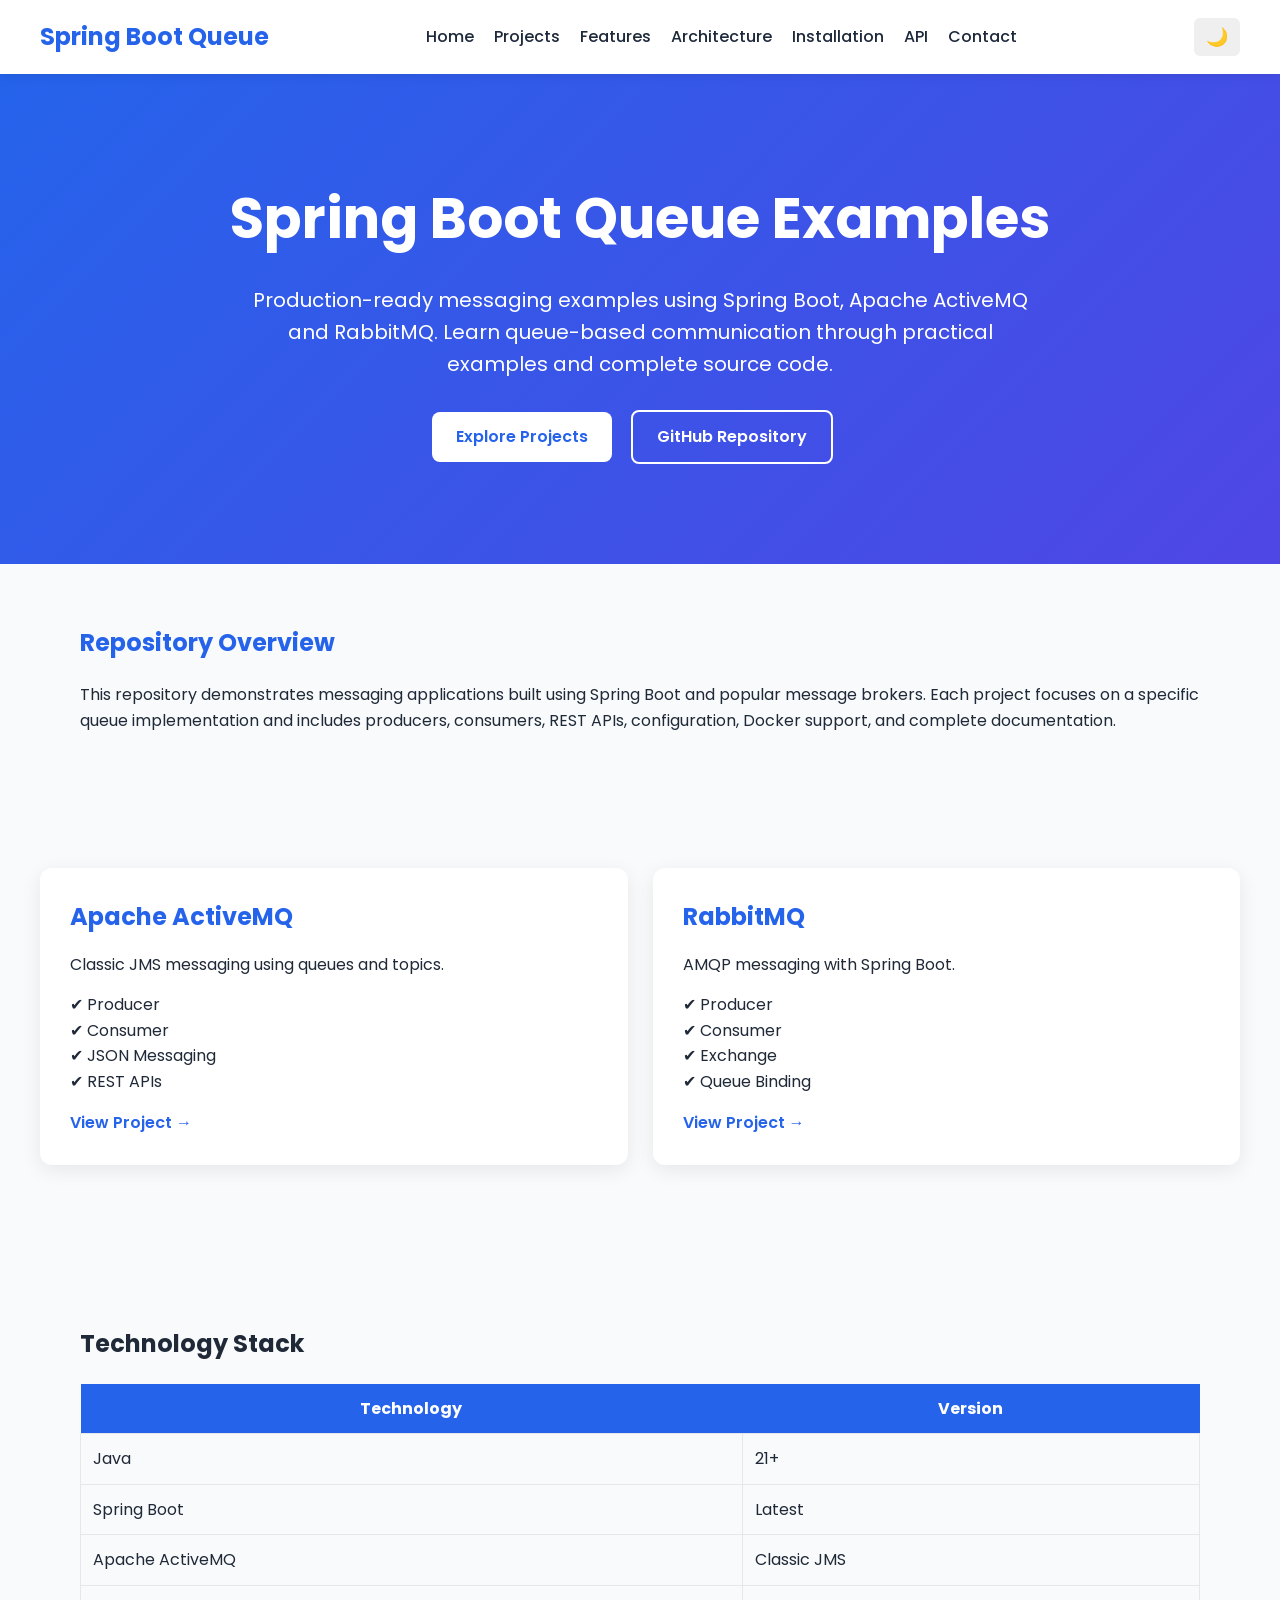
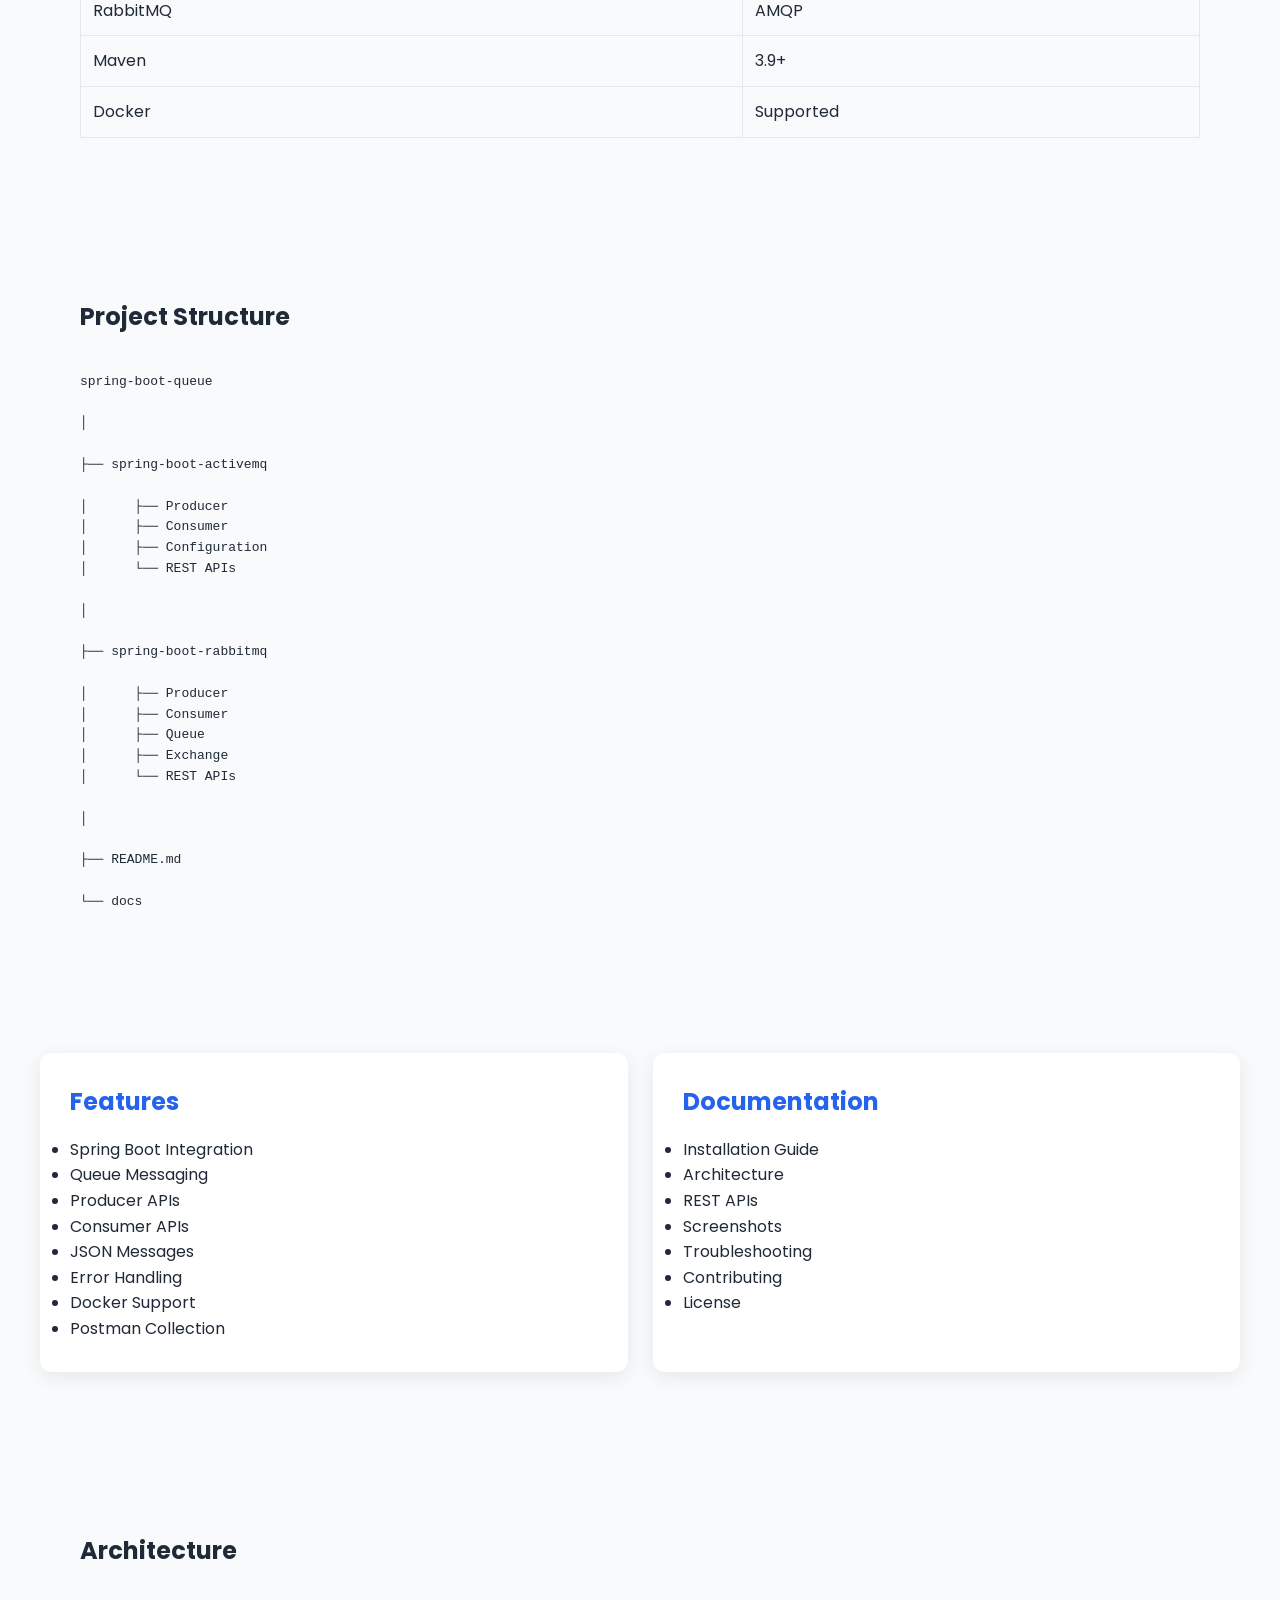
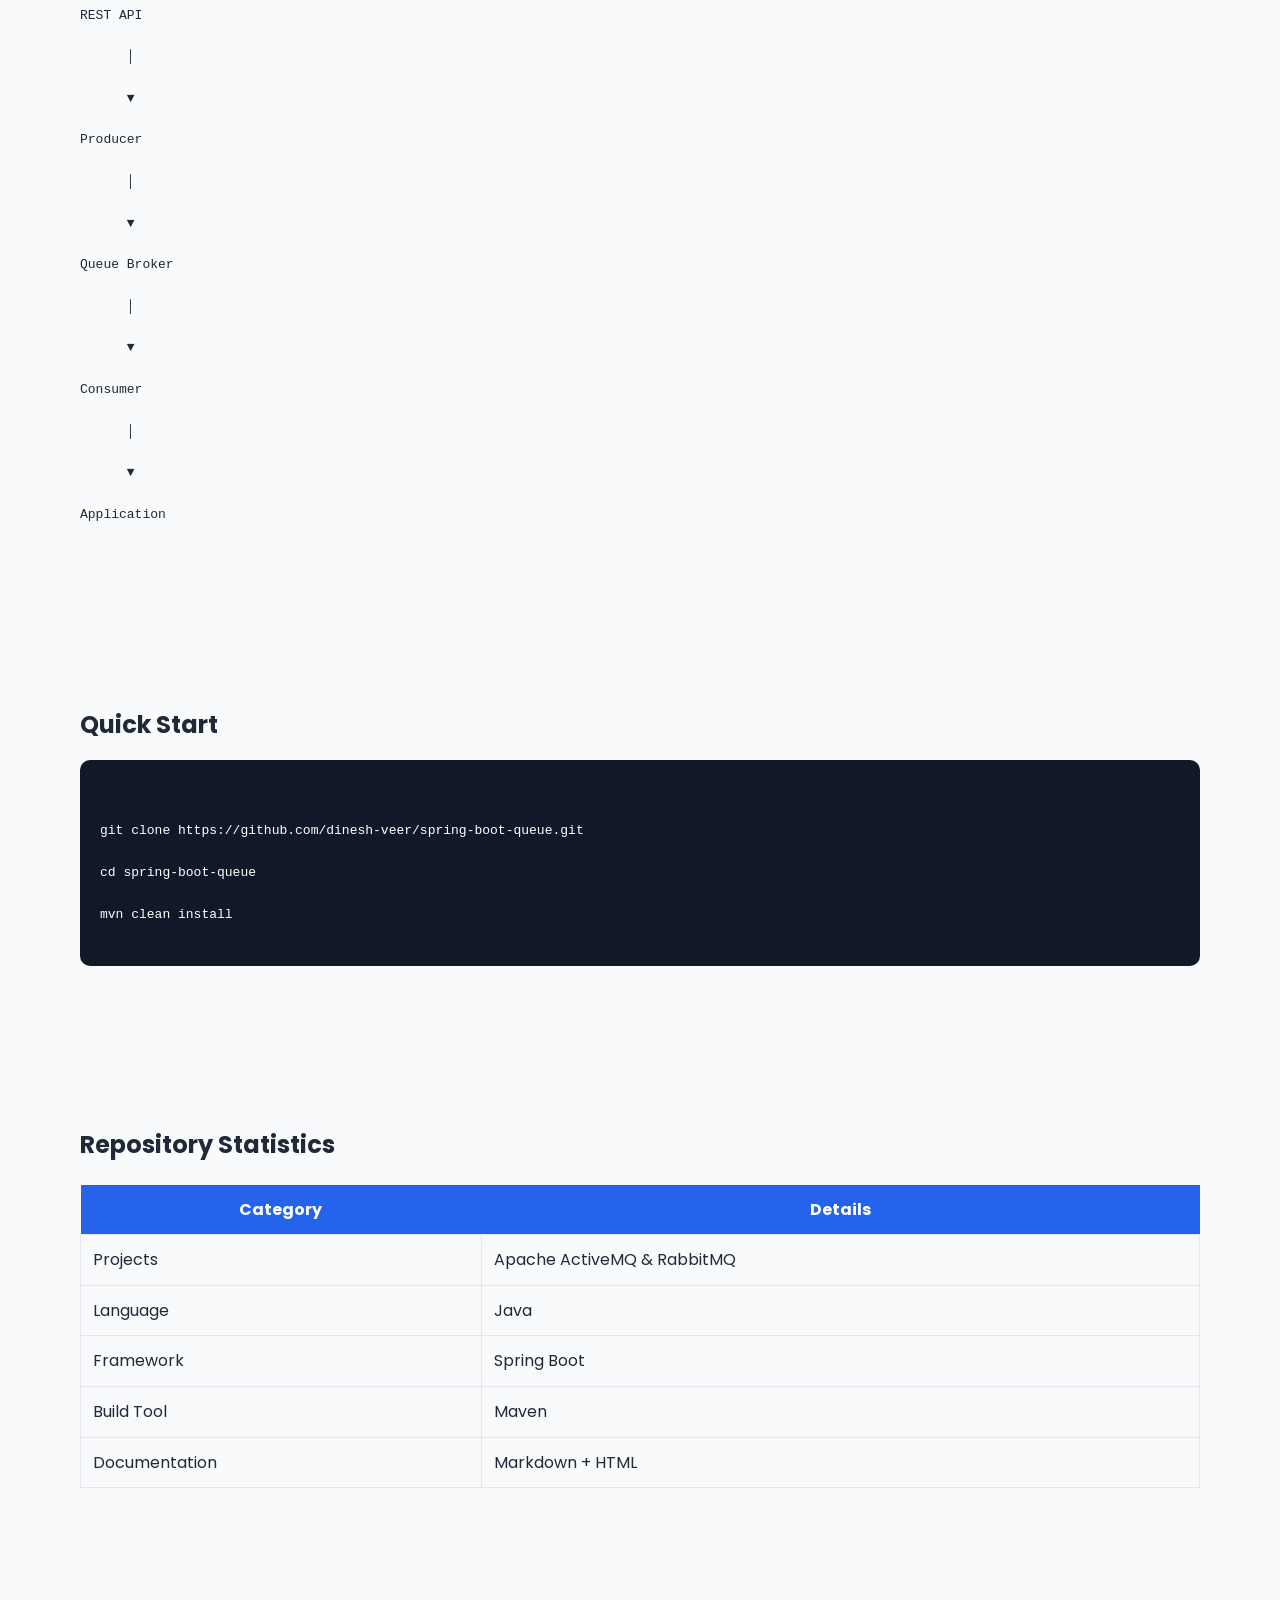
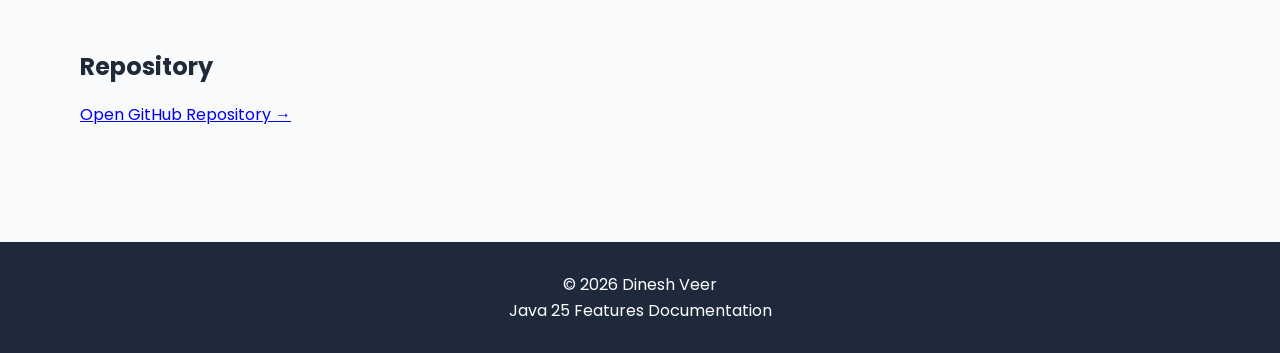
<file: docs/index.html>
<!DOCTYPE html>
<html lang="en">

<head>

    <meta charset="UTF-8">

    <meta name="viewport"
          content="width=device-width, initial-scale=1.0">

    <title>Spring Boot Queue Documentation</title>

    <link rel="stylesheet" href="style.css">

    <link rel="preconnect"
          href="https://fonts.googleapis.com">

    <link rel="preconnect"
          href="https://fonts.gstatic.com"
          crossorigin>

    <link href="https://fonts.googleapis.com/css2?family=Poppins:wght@300;400;500;600;700&display=swap"
          rel="stylesheet">

</head>

<body>

<header>

    <div class="logo">

        Spring Boot Queue

    </div>

    <nav>

        <a href="index.html">Home</a>
        <a href="projects.html">Projects</a>
        <a href="features.html">Features</a>
        <a href="architecture.html">Architecture</a>
        <a href="installation.html">Installation</a>
        <a href="api.html">API</a>
        <a href="contact.html">Contact</a>

    </nav>

</header>

<section class="hero">

    <div class="hero-content">

        <h1>Spring Boot Queue Examples</h1>

        <p>

            Production-ready messaging examples using
            Spring Boot, Apache ActiveMQ and RabbitMQ.

            Learn queue-based communication through
            practical examples and complete source code.

        </p>

        <a class="btn"
           href="projects.html">

            Explore Projects

        </a>

        <a class="btn secondary"
           href="https://github.com/dinesh-veer/spring-boot-queue"
           target="_blank">

            GitHub Repository

        </a>

    </div>

</section>

<section class="content">

    <h1>Repository Overview</h1>

    <p>

        This repository demonstrates messaging applications built using
        Spring Boot and popular message brokers.

        Each project focuses on a specific queue implementation
        and includes producers,
        consumers,
        REST APIs,
        configuration,
        Docker support,
        and complete documentation.

    </p>

</section>

<section class="cards">

    <div class="card">

        <h2>Apache ActiveMQ</h2>

        <p>

            Classic JMS messaging using queues and topics.

        </p>

        <p>

            ✔ Producer

            <br>

            ✔ Consumer

            <br>

            ✔ JSON Messaging

            <br>

            ✔ REST APIs

        </p>

        <a href="activemq.html">

            View Project →

        </a>

    </div>

    <div class="card">

        <h2>RabbitMQ</h2>

        <p>

            AMQP messaging with Spring Boot.

        </p>

        <p>

            ✔ Producer

            <br>

            ✔ Consumer

            <br>

            ✔ Exchange

            <br>

            ✔ Queue Binding

        </p>

        <a href="rabbitmq.html">

            View Project →

        </a>

    </div>

</section>

<section class="content">

    <h2>Technology Stack</h2>

    <table>

        <thead>

        <tr>

            <th>Technology</th>

            <th>Version</th>

        </tr>

        </thead>

        <tbody>

        <tr>

            <td>Java</td>

            <td>21+</td>

        </tr>

        <tr>

            <td>Spring Boot</td>

            <td>Latest</td>

        </tr>

        <tr>

            <td>Apache ActiveMQ</td>

            <td>Classic JMS</td>

        </tr>

        <tr>

            <td>RabbitMQ</td>

            <td>AMQP</td>

        </tr>

        <tr>

            <td>Maven</td>

            <td>3.9+</td>

        </tr>

        <tr>

            <td>Docker</td>

            <td>Supported</td>

        </tr>

        </tbody>

    </table>

</section>

<section class="content">

    <h2>Project Structure</h2>

    <pre>

spring-boot-queue

│

├── spring-boot-activemq

│      ├── Producer
│      ├── Consumer
│      ├── Configuration
│      └── REST APIs

│

├── spring-boot-rabbitmq

│      ├── Producer
│      ├── Consumer
│      ├── Queue
│      ├── Exchange
│      └── REST APIs

│

├── README.md

└── docs

</pre>

</section>

<section class="cards">

    <div class="card">

        <h2>Features</h2>

        <ul>

            <li>Spring Boot Integration</li>

            <li>Queue Messaging</li>

            <li>Producer APIs</li>

            <li>Consumer APIs</li>

            <li>JSON Messages</li>

            <li>Error Handling</li>

            <li>Docker Support</li>

            <li>Postman Collection</li>

        </ul>

    </div>

    <div class="card">

        <h2>Documentation</h2>

        <ul>

            <li>Installation Guide</li>

            <li>Architecture</li>

            <li>REST APIs</li>

            <li>Screenshots</li>

            <li>Troubleshooting</li>

            <li>Contributing</li>

            <li>License</li>

        </ul>

    </div>

</section>

<section class="content">

    <h2>Architecture</h2>

    <pre>

REST API

      │

      ▼

Producer

      │

      ▼

Queue Broker

      │

      ▼

Consumer

      │

      ▼

Application

</pre>

</section>

<section class="content">

    <h2>Quick Start</h2>

    <pre><code>

git clone https://github.com/dinesh-veer/spring-boot-queue.git

cd spring-boot-queue

mvn clean install

</code></pre>

</section>

<section class="content">

    <h2>Repository Statistics</h2>

    <table>

        <thead>

        <tr>

            <th>Category</th>

            <th>Details</th>

        </tr>

        </thead>

        <tbody>

        <tr>

            <td>Projects</td>

            <td>Apache ActiveMQ & RabbitMQ</td>

        </tr>

        <tr>

            <td>Language</td>

            <td>Java</td>

        </tr>

        <tr>

            <td>Framework</td>

            <td>Spring Boot</td>

        </tr>

        <tr>

            <td>Build Tool</td>

            <td>Maven</td>

        </tr>

        <tr>

            <td>Documentation</td>

            <td>Markdown + HTML</td>

        </tr>

        </tbody>

    </table>

</section>

<section class="content">

    <h2>Repository</h2>

    <p>

        <a href="https://github.com/dinesh-veer/spring-boot-queue"
           target="_blank">

            Open GitHub Repository →

        </a>

    </p>

</section>

<footer>

    <p>

        © 2026 Dinesh Veer

    </p>

    <p>

        Spring Boot Queue Documentation

    </p>

</footer>

<script src="script.js"></script>

</body>

</html>
</file>
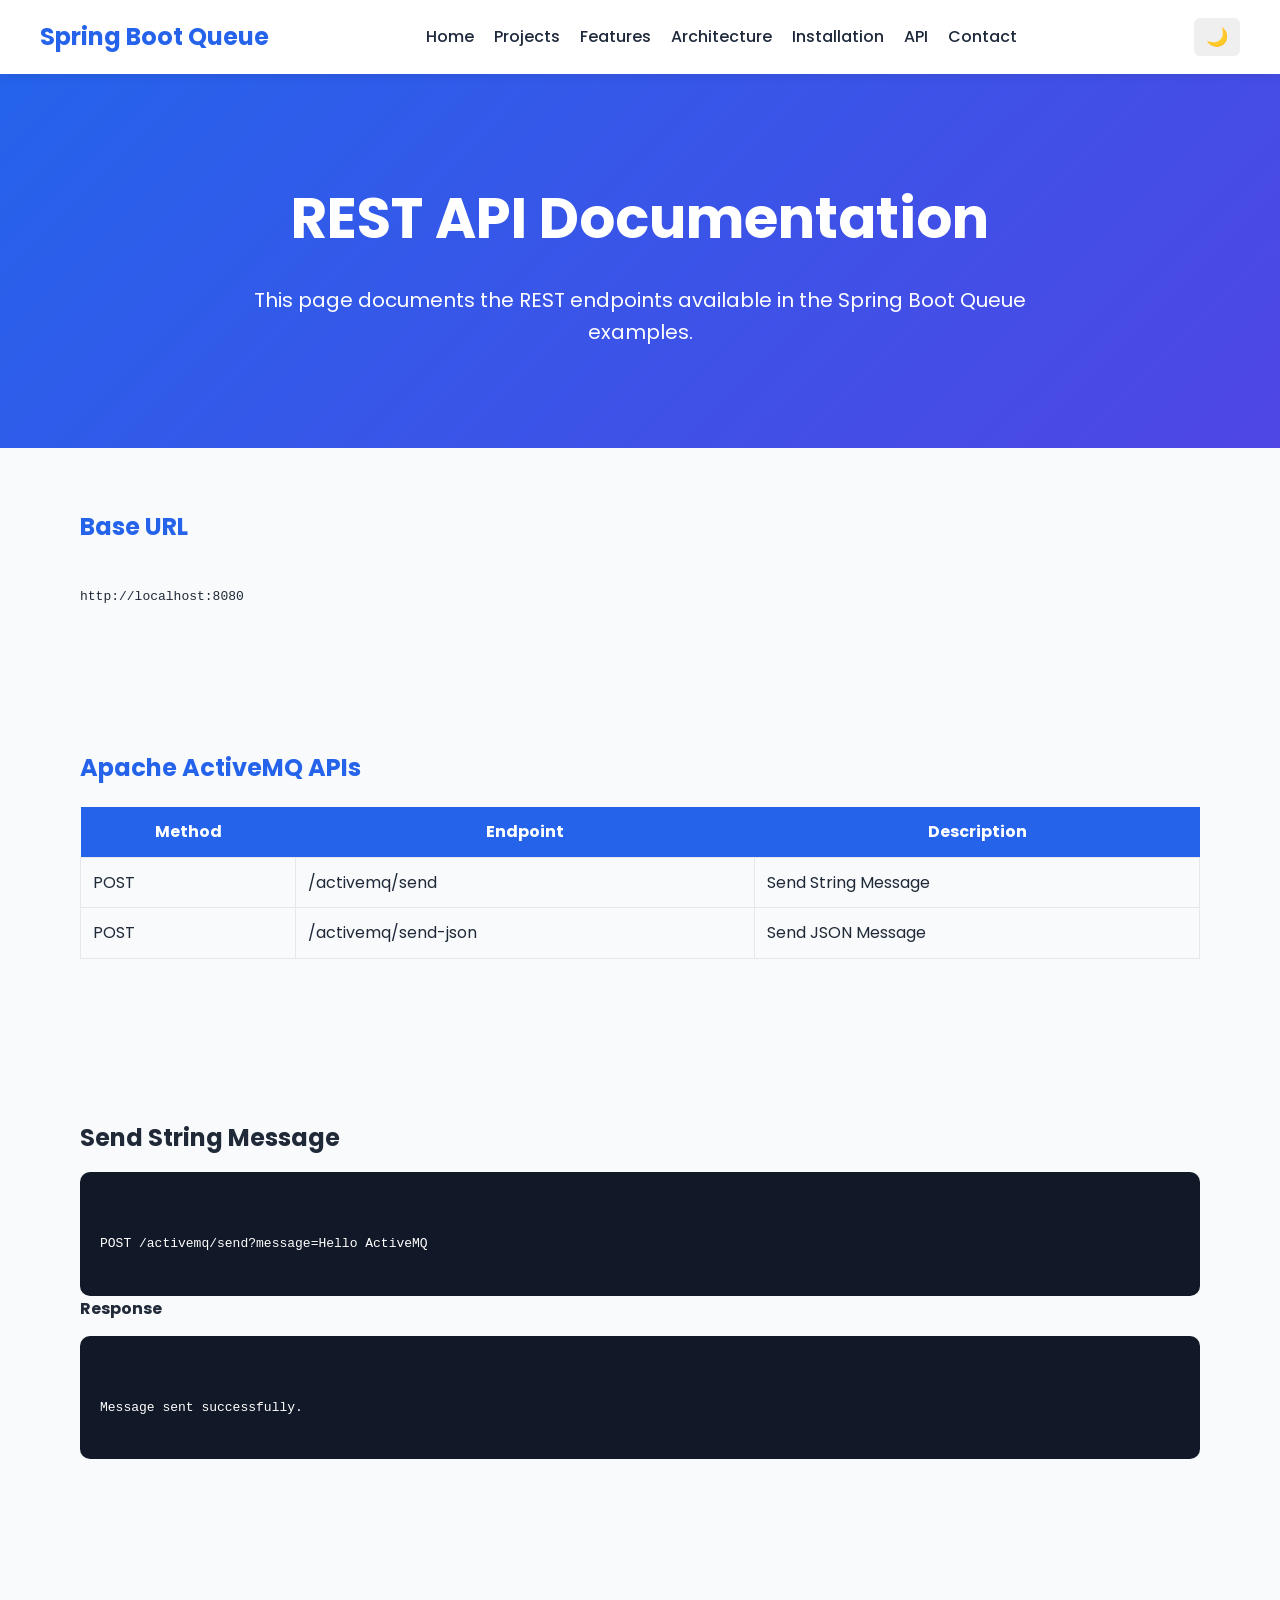
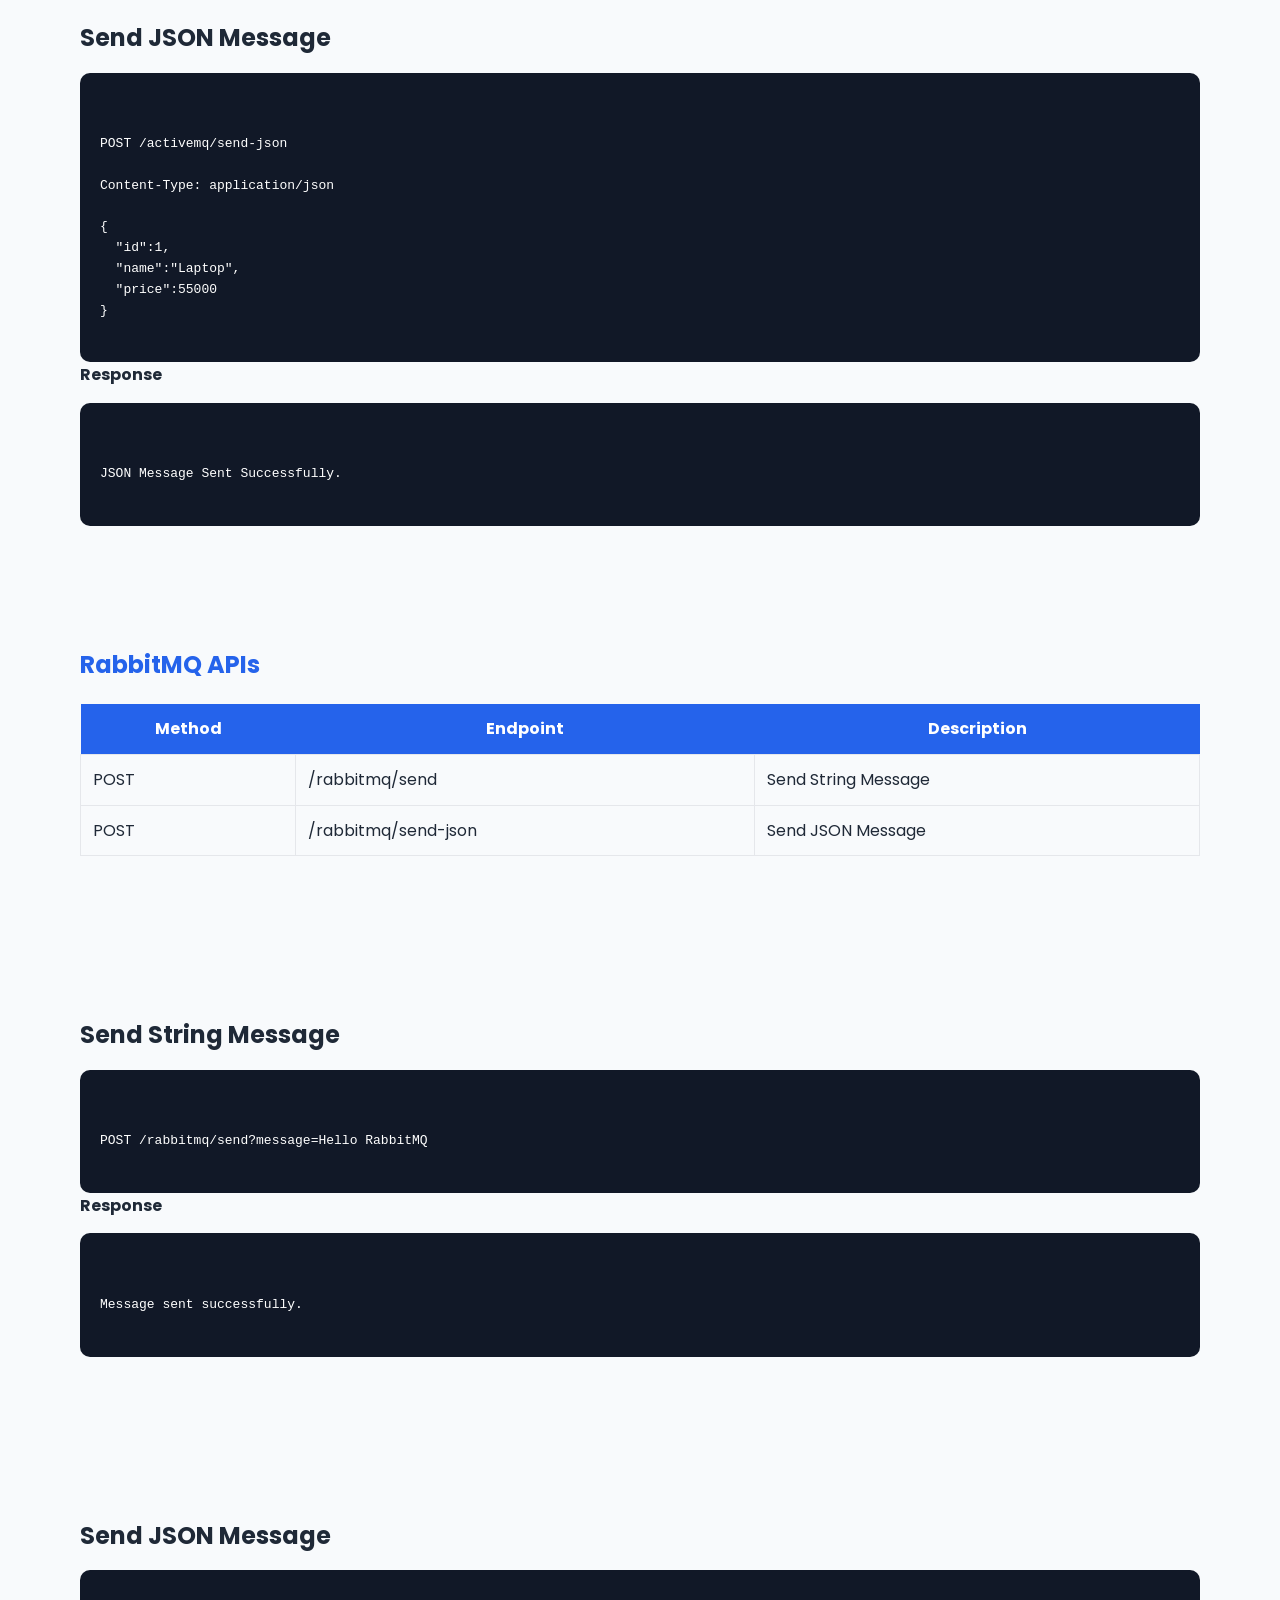
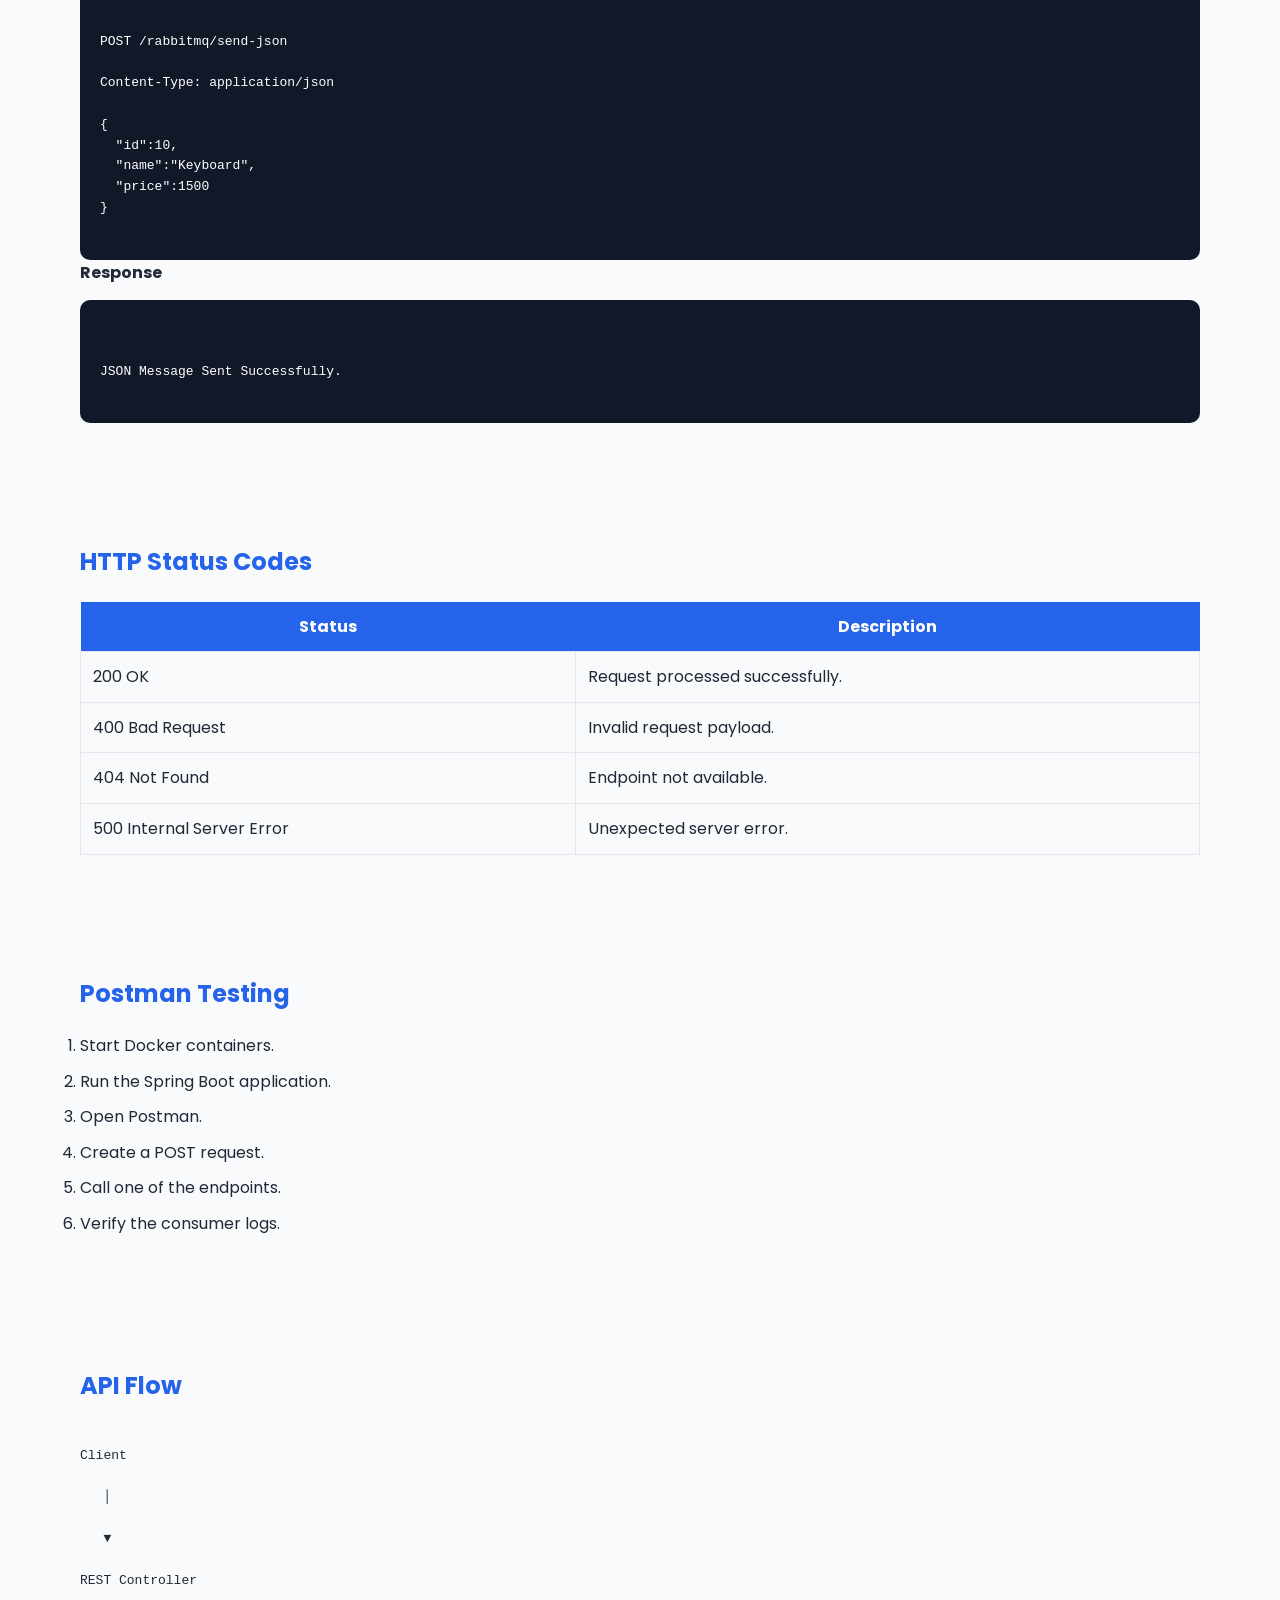
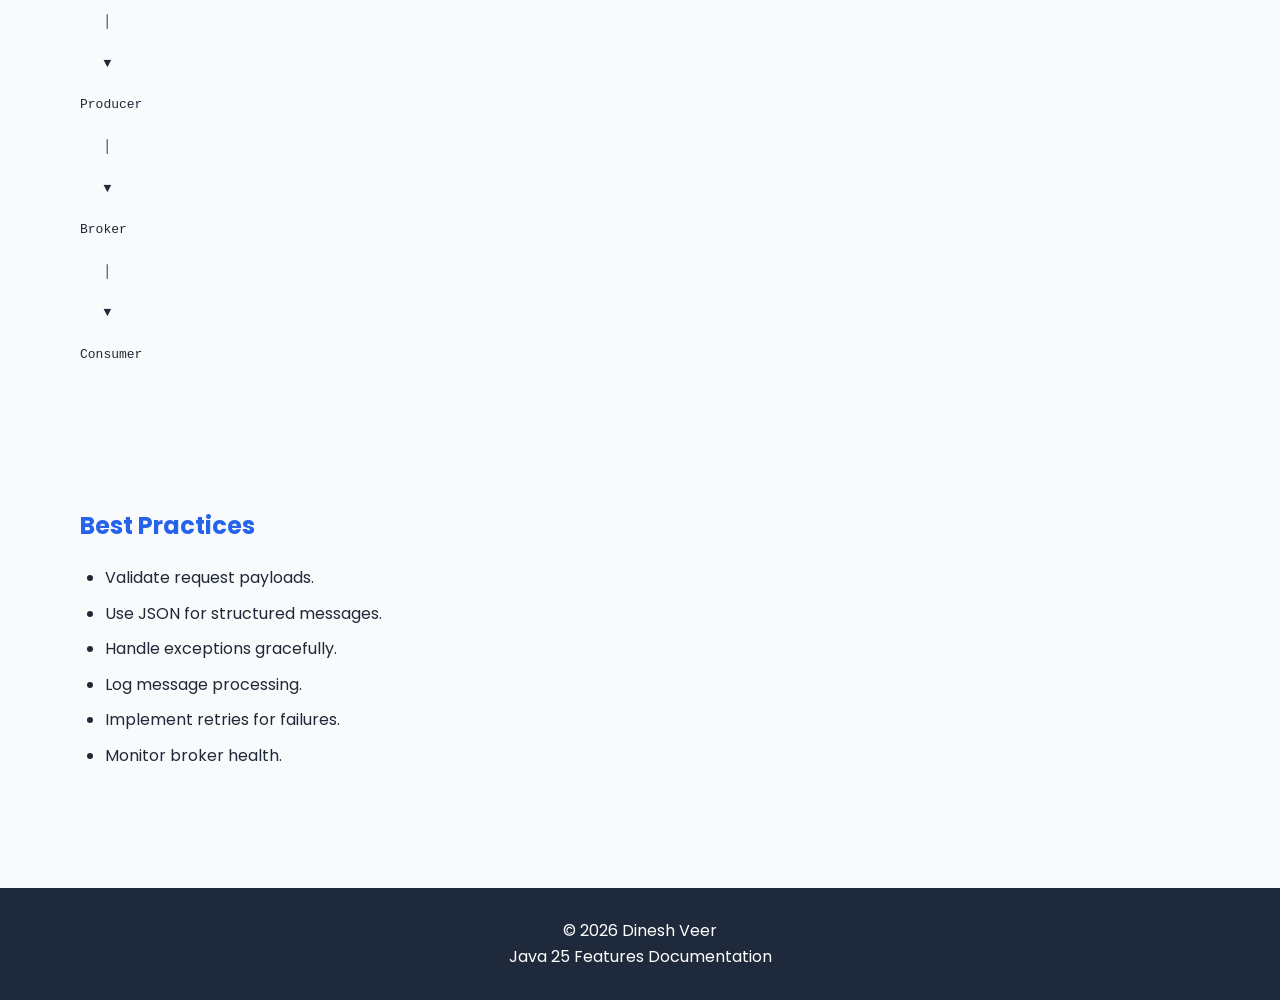
<file: docs/api.html>
<!DOCTYPE html>
<html lang="en">

<head>

    <meta charset="UTF-8">

    <meta name="viewport"
          content="width=device-width, initial-scale=1.0">

    <title>REST API Documentation | Spring Boot Queue</title>

    <link rel="stylesheet"
          href="style.css">

    <link rel="preconnect"
          href="https://fonts.googleapis.com">

    <link rel="preconnect"
          href="https://fonts.gstatic.com"
          crossorigin>

    <link href="https://fonts.googleapis.com/css2?family=Poppins:wght@300;400;500;600;700&display=swap"
          rel="stylesheet">

</head>

<body>

<header>

    <div class="logo">

        Spring Boot Queue

    </div>

    <nav>

        <a href="index.html">Home</a>
        <a href="projects.html">Projects</a>
        <a href="features.html">Features</a>
        <a href="architecture.html">Architecture</a>
        <a href="installation.html">Installation</a>
        <a href="api.html">API</a>
        <a href="contact.html">Contact</a>

    </nav>

</header>

<section class="hero">

    <div class="hero-content">

        <h1>REST API Documentation</h1>

        <p>

            This page documents the REST endpoints available
            in the Spring Boot Queue examples.

        </p>

    </div>

</section>

<section class="content">

    <h1>Base URL</h1>

    <pre>

http://localhost:8080

</pre>

</section>

<section class="content">

    <h1>Apache ActiveMQ APIs</h1>

    <table>

        <thead>

        <tr>

            <th>Method</th>

            <th>Endpoint</th>

            <th>Description</th>

        </tr>

        </thead>

        <tbody>

        <tr>

            <td>POST</td>

            <td>/activemq/send</td>

            <td>Send String Message</td>

        </tr>

        <tr>

            <td>POST</td>

            <td>/activemq/send-json</td>

            <td>Send JSON Message</td>

        </tr>

        </tbody>

    </table>

</section>

<section class="content">

    <h2>Send String Message</h2>

    <pre><code>

POST /activemq/send?message=Hello ActiveMQ

</code></pre>

    <p><b>Response</b></p>

    <pre><code>

Message sent successfully.

</code></pre>

</section>

<section class="content">

    <h2>Send JSON Message</h2>

    <pre><code>

POST /activemq/send-json

Content-Type: application/json

{
  "id":1,
  "name":"Laptop",
  "price":55000
}

</code></pre>

    <p><b>Response</b></p>

    <pre><code>

JSON Message Sent Successfully.

</code></pre>

</section>

<section class="content">

    <h1>RabbitMQ APIs</h1>

    <table>

        <thead>

        <tr>

            <th>Method</th>

            <th>Endpoint</th>

            <th>Description</th>

        </tr>

        </thead>

        <tbody>

        <tr>

            <td>POST</td>

            <td>/rabbitmq/send</td>

            <td>Send String Message</td>

        </tr>

        <tr>

            <td>POST</td>

            <td>/rabbitmq/send-json</td>

            <td>Send JSON Message</td>

        </tr>

        </tbody>

    </table>

</section>

<section class="content">

    <h2>Send String Message</h2>

    <pre><code>

POST /rabbitmq/send?message=Hello RabbitMQ

</code></pre>

    <p><b>Response</b></p>

    <pre><code>

Message sent successfully.

</code></pre>

</section>

<section class="content">

    <h2>Send JSON Message</h2>

    <pre><code>

POST /rabbitmq/send-json

Content-Type: application/json

{
  "id":10,
  "name":"Keyboard",
  "price":1500
}

</code></pre>

    <p><b>Response</b></p>

    <pre><code>

JSON Message Sent Successfully.

</code></pre>

</section>

<section class="content">

    <h1>HTTP Status Codes</h1>

    <table>

        <thead>

        <tr>

            <th>Status</th>

            <th>Description</th>

        </tr>

        </thead>

        <tbody>

        <tr>

            <td>200 OK</td>

            <td>Request processed successfully.</td>

        </tr>

        <tr>

            <td>400 Bad Request</td>

            <td>Invalid request payload.</td>

        </tr>

        <tr>

            <td>404 Not Found</td>

            <td>Endpoint not available.</td>

        </tr>

        <tr>

            <td>500 Internal Server Error</td>

            <td>Unexpected server error.</td>

        </tr>

        </tbody>

    </table>

</section>

<section class="content">

    <h1>Postman Testing</h1>

    <ol>

        <li>Start Docker containers.</li>

        <li>Run the Spring Boot application.</li>

        <li>Open Postman.</li>

        <li>Create a POST request.</li>

        <li>Call one of the endpoints.</li>

        <li>Verify the consumer logs.</li>

    </ol>

</section>

<section class="content">

    <h1>API Flow</h1>

    <pre>

Client

   │

   ▼

REST Controller

   │

   ▼

Producer

   │

   ▼

Broker

   │

   ▼

Consumer

</pre>

</section>

<section class="content">

    <h1>Best Practices</h1>

    <ul>

        <li>Validate request payloads.</li>

        <li>Use JSON for structured messages.</li>

        <li>Handle exceptions gracefully.</li>

        <li>Log message processing.</li>

        <li>Implement retries for failures.</li>

        <li>Monitor broker health.</li>

    </ul>

</section>

<footer>

    <p>

        © 2026 Dinesh Veer

    </p>

    <p>

        Spring Boot Queue Documentation

    </p>

</footer>

<script src="script.js"></script>

</body>

</html>
</file>
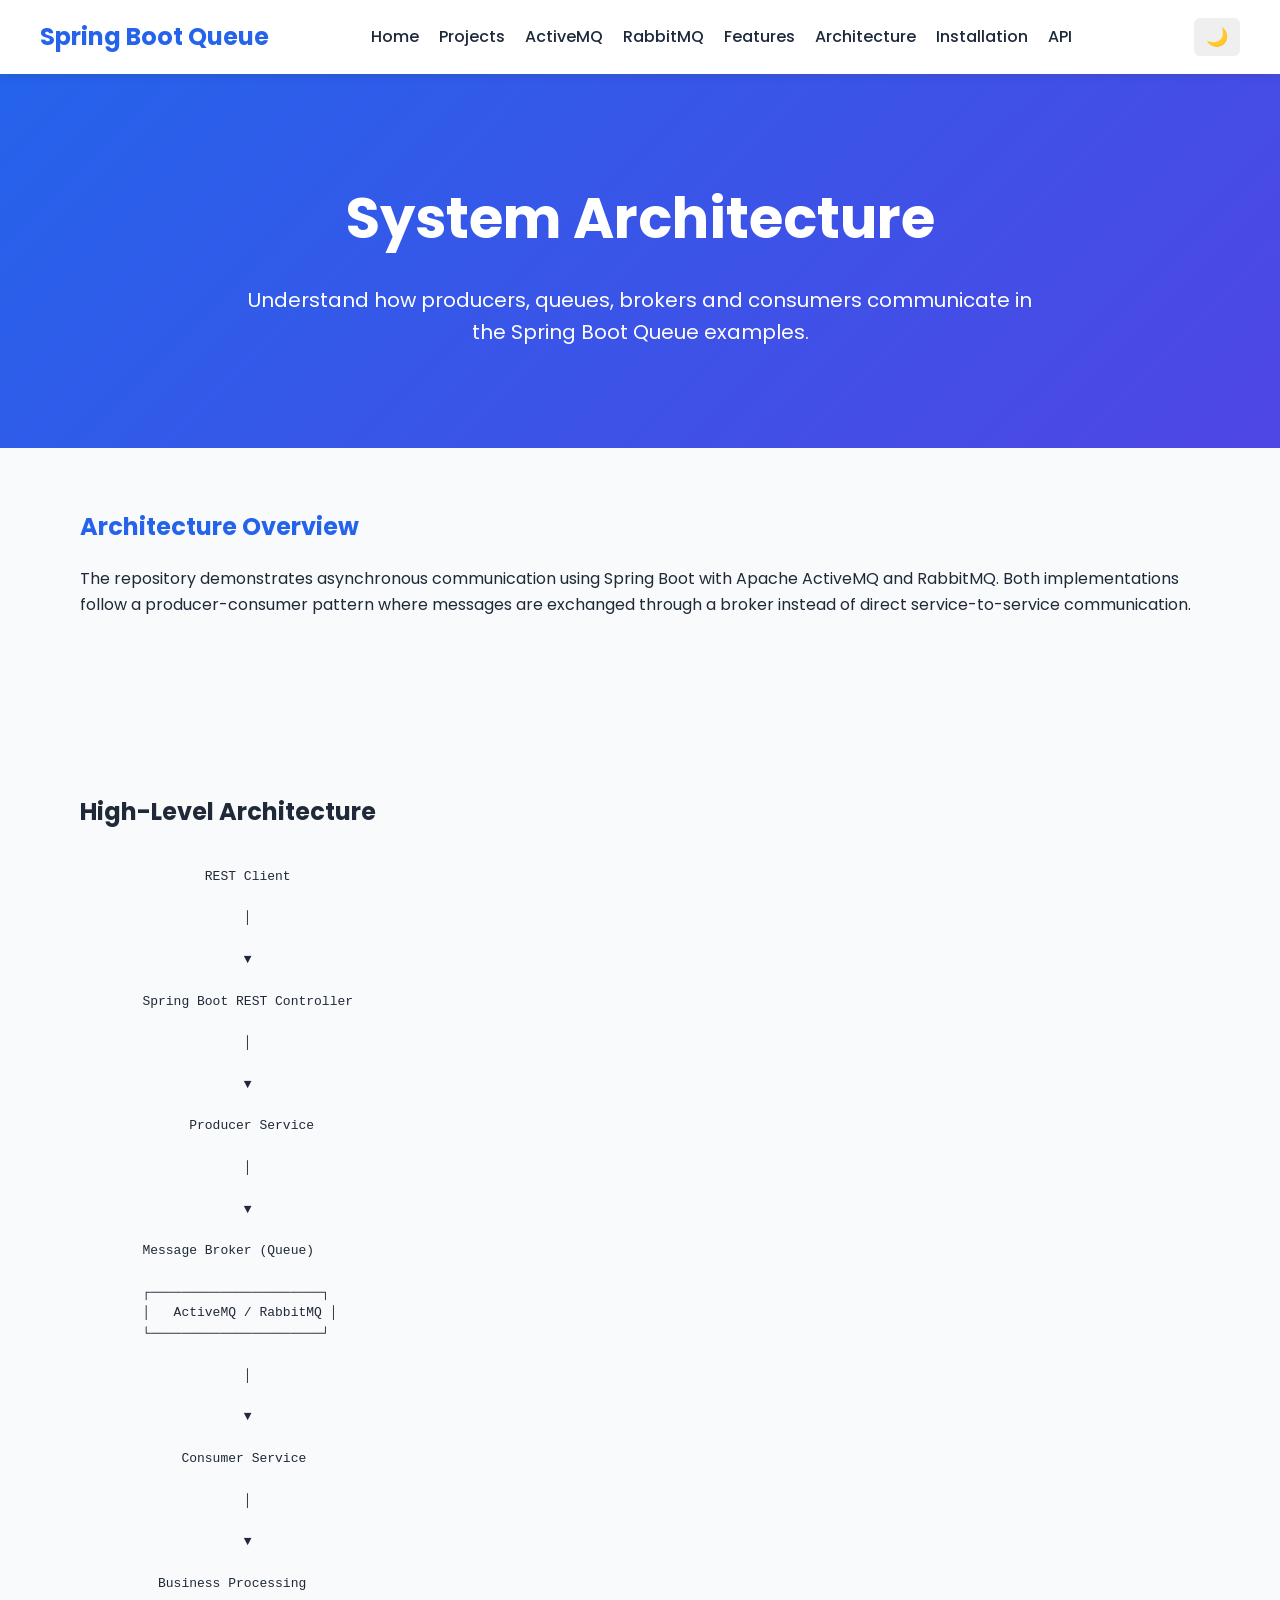
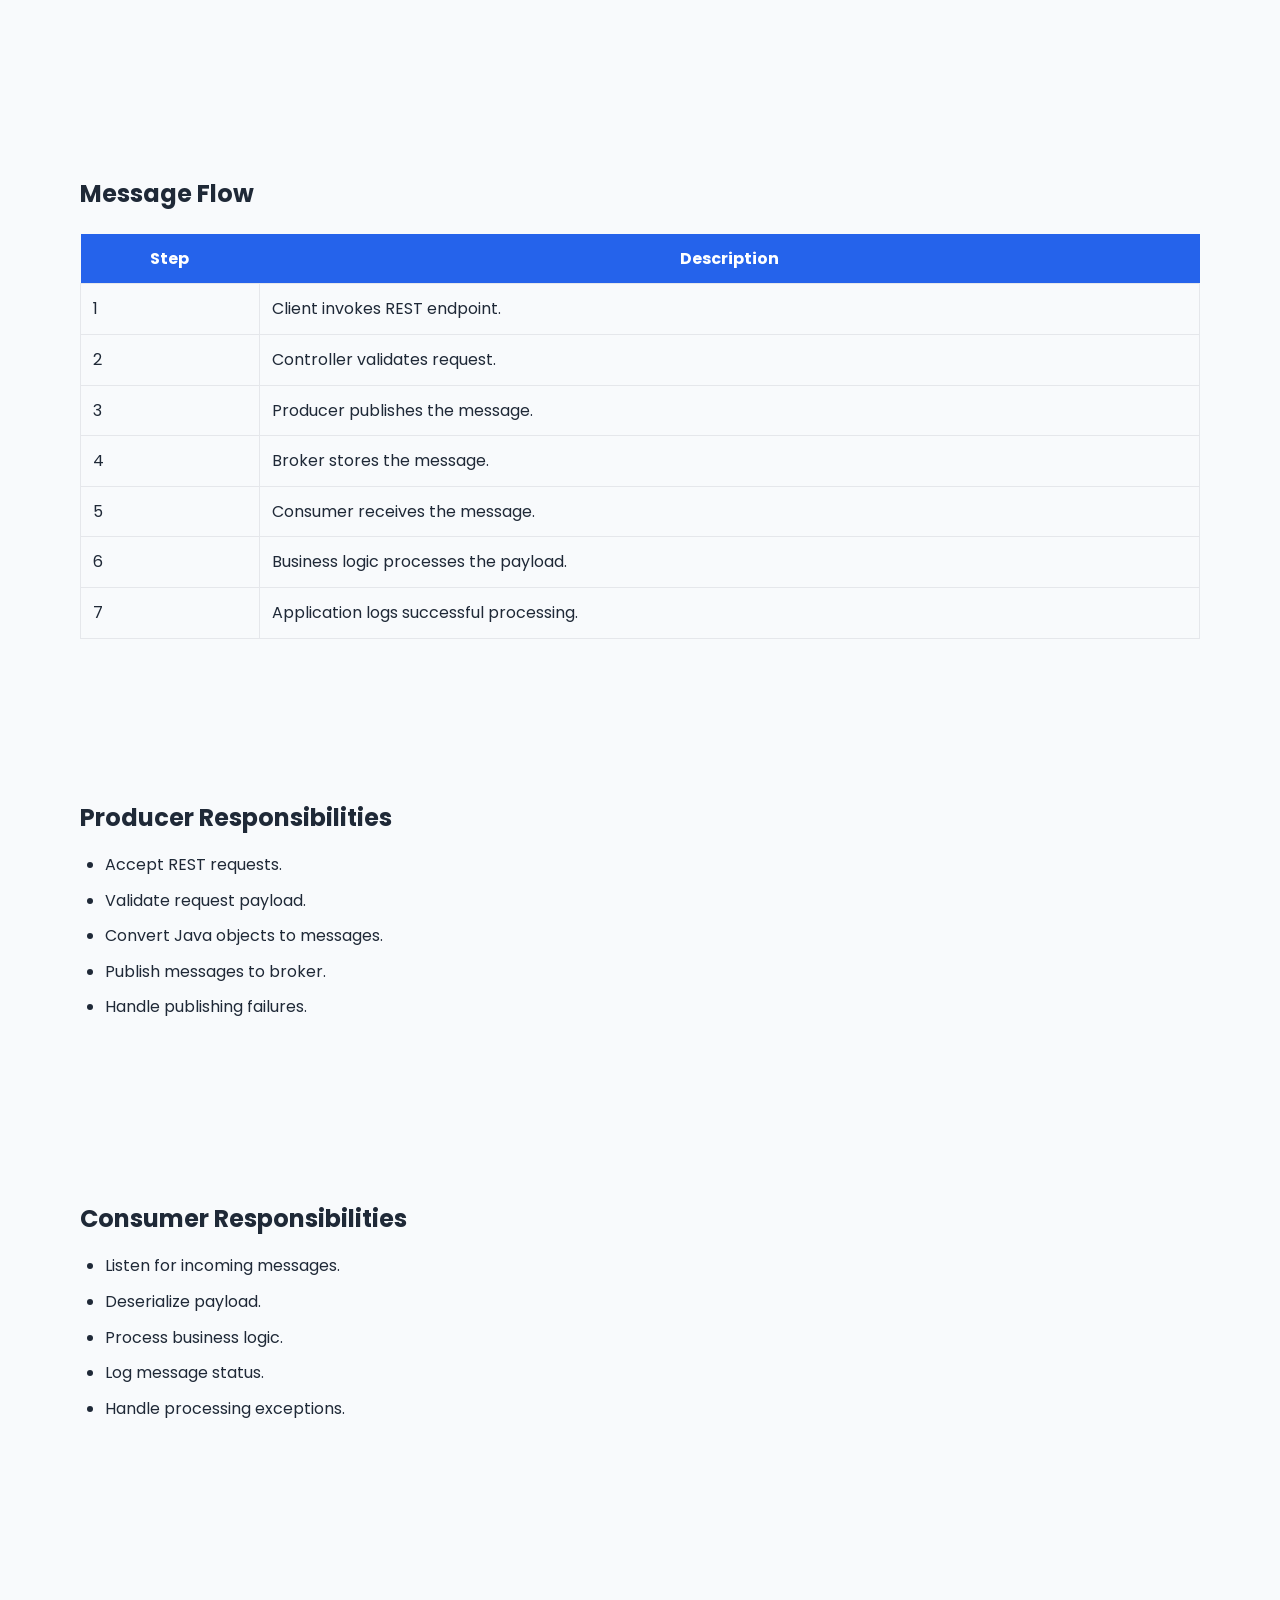
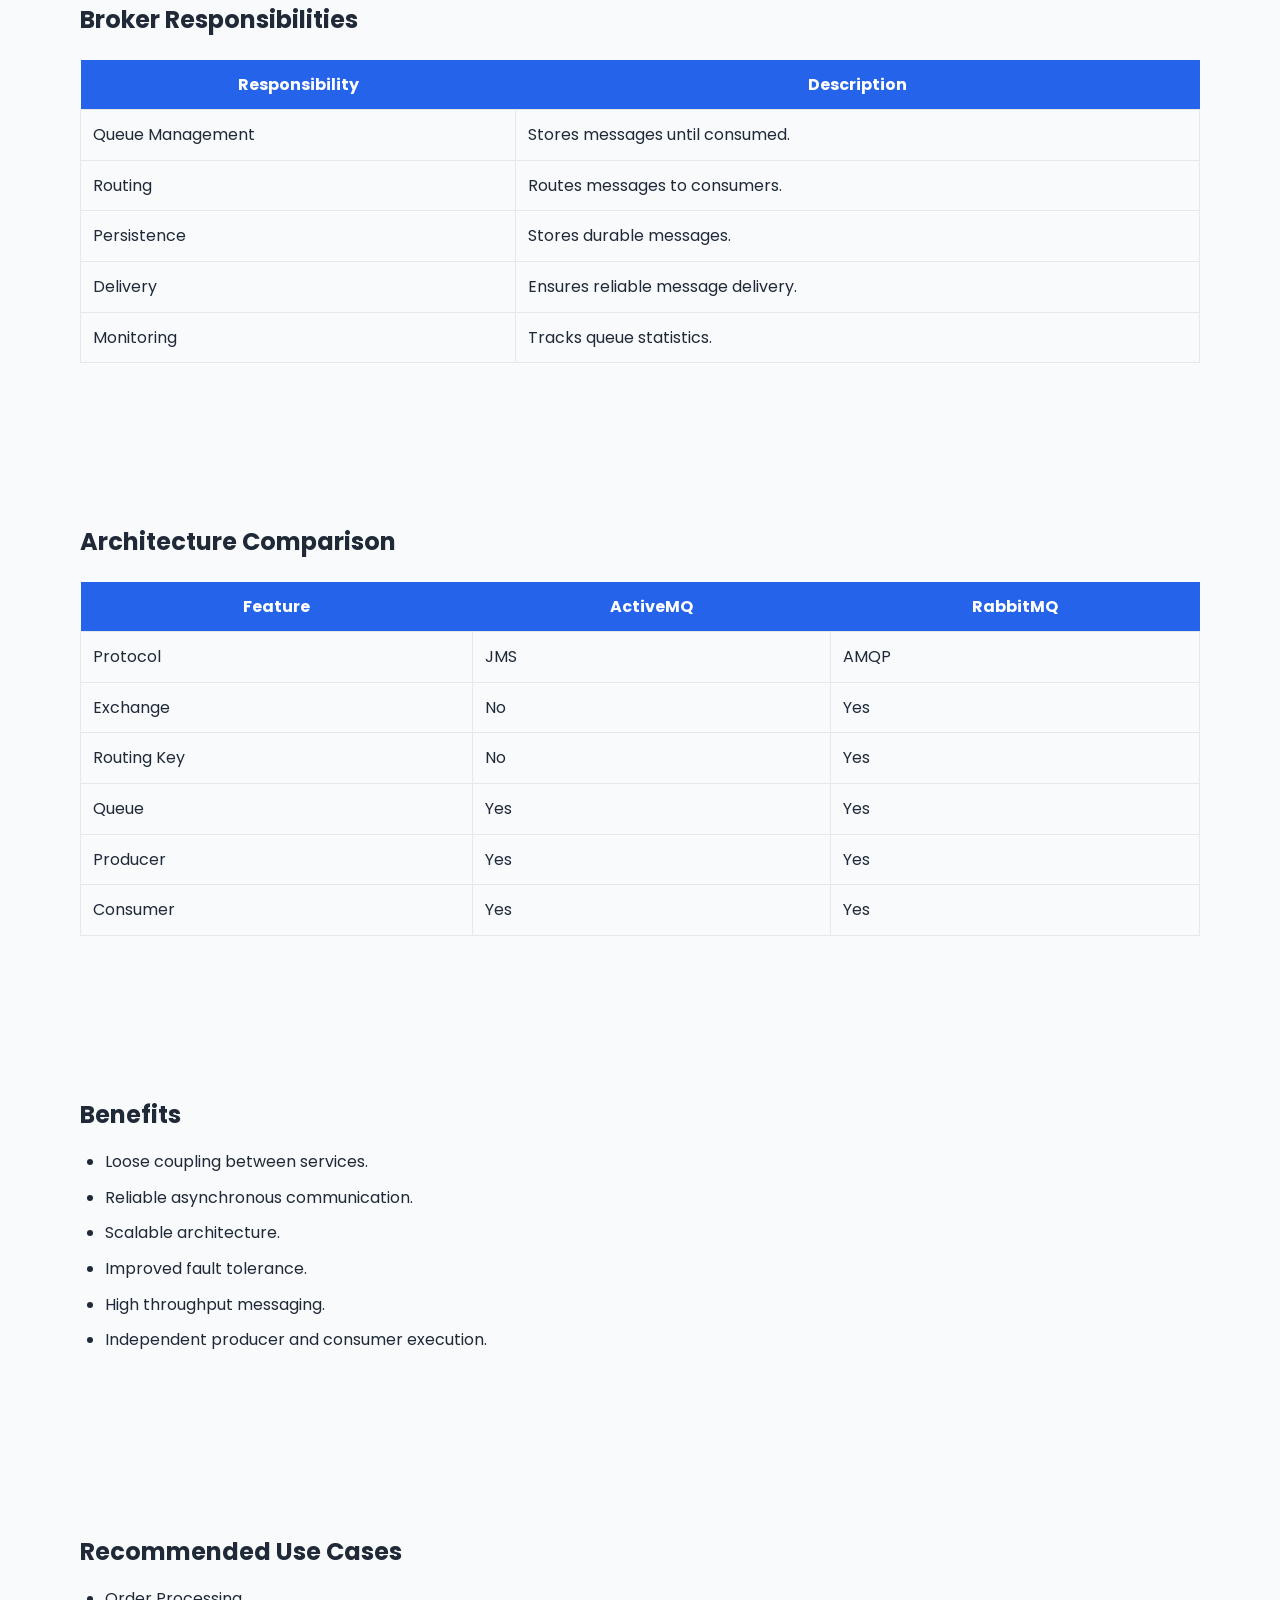
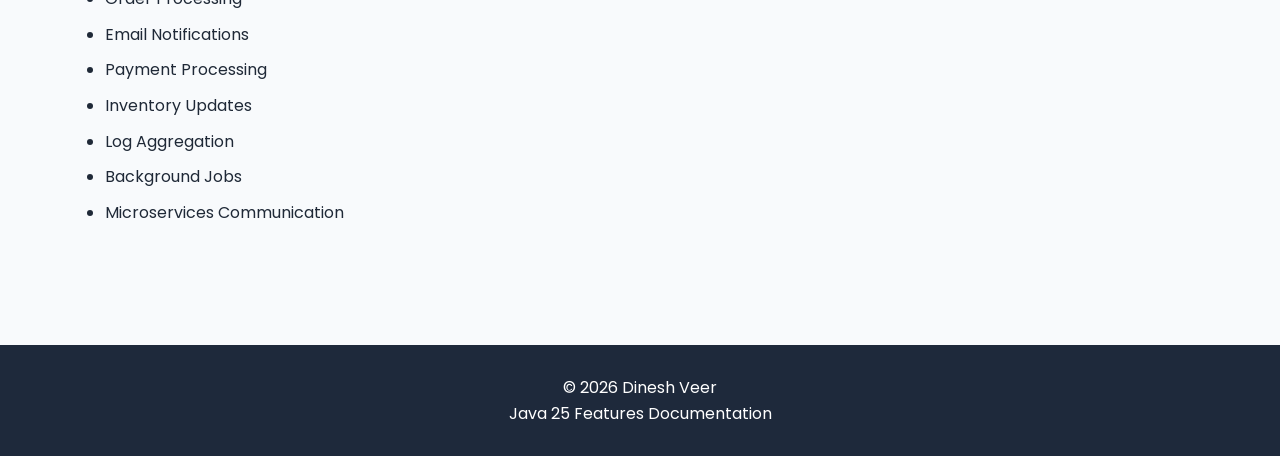
<file: docs/architecture.html>
<!DOCTYPE html>
<html lang="en">

<head>

    <meta charset="UTF-8">

    <meta name="viewport"
          content="width=device-width, initial-scale=1.0">

    <title>Architecture | Spring Boot Queue</title>

    <link rel="stylesheet" href="style.css">

    <link rel="preconnect"
          href="https://fonts.googleapis.com">

    <link rel="preconnect"
          href="https://fonts.gstatic.com"
          crossorigin>

    <link href="https://fonts.googleapis.com/css2?family=Poppins:wght@300;400;500;600;700&display=swap"
          rel="stylesheet">

</head>

<body>

<header>

    <div class="logo">
        Spring Boot Queue
    </div>

    <nav>

        <a href="index.html">Home</a>
        <a href="projects.html">Projects</a>
        <a href="activemq.html">ActiveMQ</a>
        <a href="rabbitmq.html">RabbitMQ</a>
        <a href="features.html">Features</a>
        <a href="architecture.html">Architecture</a>
        <a href="installation.html">Installation</a>
        <a href="api.html">API</a>

    </nav>

</header>

<section class="hero">

    <div class="hero-content">

        <h1>System Architecture</h1>

        <p>

            Understand how producers, queues, brokers and consumers
            communicate in the Spring Boot Queue examples.

        </p>

    </div>

</section>

<section class="content">

    <h1>Architecture Overview</h1>

    <p>

        The repository demonstrates asynchronous communication using
        Spring Boot with Apache ActiveMQ and RabbitMQ.
        Both implementations follow a producer-consumer pattern where
        messages are exchanged through a broker instead of direct
        service-to-service communication.

    </p>

</section>

<section class="content">

    <h2>High-Level Architecture</h2>

    <pre>

                REST Client

                     │

                     ▼

        Spring Boot REST Controller

                     │

                     ▼

              Producer Service

                     │

                     ▼

        Message Broker (Queue)

        ┌──────────────────────┐
        │   ActiveMQ / RabbitMQ │
        └──────────────────────┘

                     │

                     ▼

             Consumer Service

                     │

                     ▼

          Business Processing

</pre>

</section>

<section class="content">

    <h2>Message Flow</h2>

    <table>

        <thead>

        <tr>

            <th>Step</th>

            <th>Description</th>

        </tr>

        </thead>

        <tbody>

        <tr>

            <td>1</td>

            <td>Client invokes REST endpoint.</td>

        </tr>

        <tr>

            <td>2</td>

            <td>Controller validates request.</td>

        </tr>

        <tr>

            <td>3</td>

            <td>Producer publishes the message.</td>

        </tr>

        <tr>

            <td>4</td>

            <td>Broker stores the message.</td>

        </tr>

        <tr>

            <td>5</td>

            <td>Consumer receives the message.</td>

        </tr>

        <tr>

            <td>6</td>

            <td>Business logic processes the payload.</td>

        </tr>

        <tr>

            <td>7</td>

            <td>Application logs successful processing.</td>

        </tr>

        </tbody>

    </table>

</section>

<section class="content">

    <h2>Producer Responsibilities</h2>

    <ul>

        <li>Accept REST requests.</li>

        <li>Validate request payload.</li>

        <li>Convert Java objects to messages.</li>

        <li>Publish messages to broker.</li>

        <li>Handle publishing failures.</li>

    </ul>

</section>

<section class="content">

    <h2>Consumer Responsibilities</h2>

    <ul>

        <li>Listen for incoming messages.</li>

        <li>Deserialize payload.</li>

        <li>Process business logic.</li>

        <li>Log message status.</li>

        <li>Handle processing exceptions.</li>

    </ul>

</section>

<section class="content">

    <h2>Broker Responsibilities</h2>

    <table>

        <thead>

        <tr>

            <th>Responsibility</th>

            <th>Description</th>

        </tr>

        </thead>

        <tbody>

        <tr>

            <td>Queue Management</td>

            <td>Stores messages until consumed.</td>

        </tr>

        <tr>

            <td>Routing</td>

            <td>Routes messages to consumers.</td>

        </tr>

        <tr>

            <td>Persistence</td>

            <td>Stores durable messages.</td>

        </tr>

        <tr>

            <td>Delivery</td>

            <td>Ensures reliable message delivery.</td>

        </tr>

        <tr>

            <td>Monitoring</td>

            <td>Tracks queue statistics.</td>

        </tr>

        </tbody>

    </table>

</section>

<section class="content">

    <h2>Architecture Comparison</h2>

    <table>

        <thead>

        <tr>

            <th>Feature</th>

            <th>ActiveMQ</th>

            <th>RabbitMQ</th>

        </tr>

        </thead>

        <tbody>

        <tr>

            <td>Protocol</td>

            <td>JMS</td>

            <td>AMQP</td>

        </tr>

        <tr>

            <td>Exchange</td>

            <td>No</td>

            <td>Yes</td>

        </tr>

        <tr>

            <td>Routing Key</td>

            <td>No</td>

            <td>Yes</td>

        </tr>

        <tr>

            <td>Queue</td>

            <td>Yes</td>

            <td>Yes</td>

        </tr>

        <tr>

            <td>Producer</td>

            <td>Yes</td>

            <td>Yes</td>

        </tr>

        <tr>

            <td>Consumer</td>

            <td>Yes</td>

            <td>Yes</td>

        </tr>

        </tbody>

    </table>

</section>

<section class="content">

    <h2>Benefits</h2>

    <ul>

        <li>Loose coupling between services.</li>

        <li>Reliable asynchronous communication.</li>

        <li>Scalable architecture.</li>

        <li>Improved fault tolerance.</li>

        <li>High throughput messaging.</li>

        <li>Independent producer and consumer execution.</li>

    </ul>

</section>

<section class="content">

    <h2>Recommended Use Cases</h2>

    <ul>

        <li>Order Processing</li>

        <li>Email Notifications</li>

        <li>Payment Processing</li>

        <li>Inventory Updates</li>

        <li>Log Aggregation</li>

        <li>Background Jobs</li>

        <li>Microservices Communication</li>

    </ul>

</section>

<footer>

    <p>

        © 2026 Dinesh Veer

    </p>

    <p>

        Spring Boot Queue Documentation

    </p>

</footer>

<script src="script.js"></script>

</body>

</html>
</file>
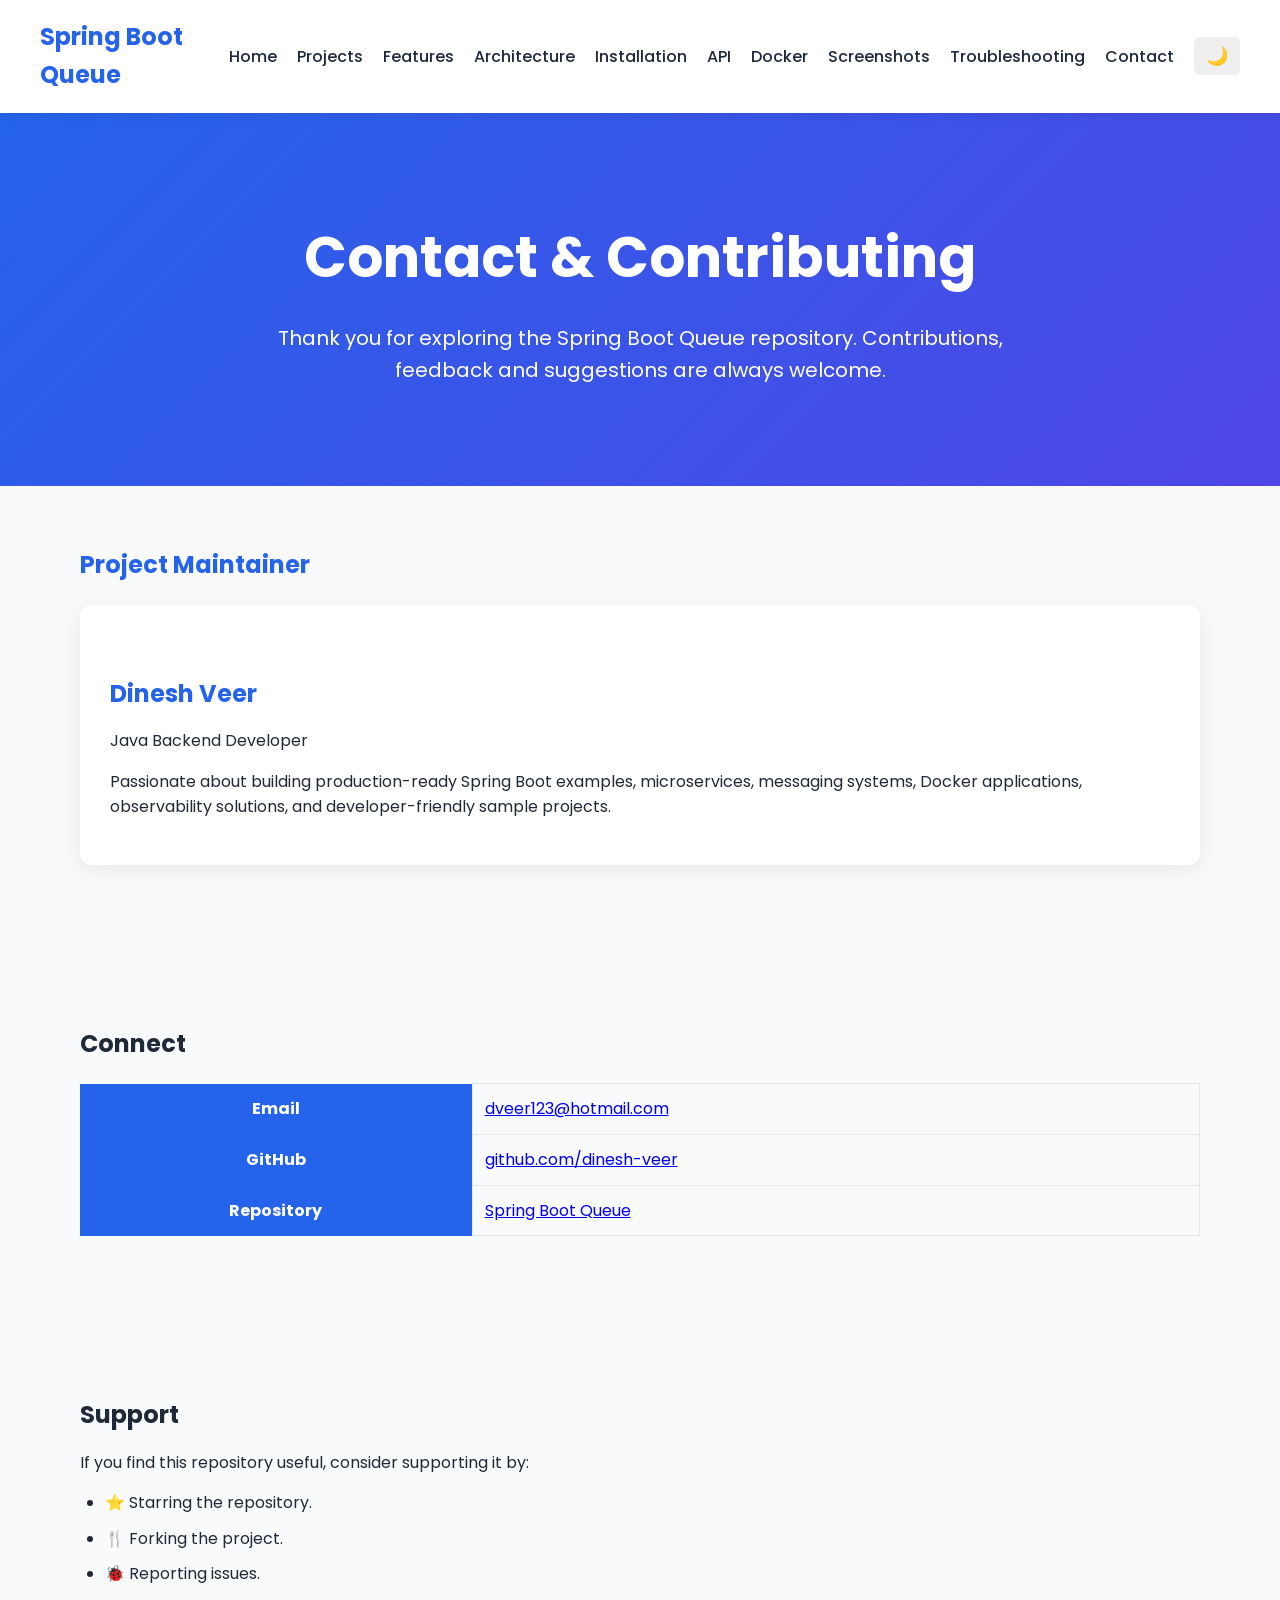
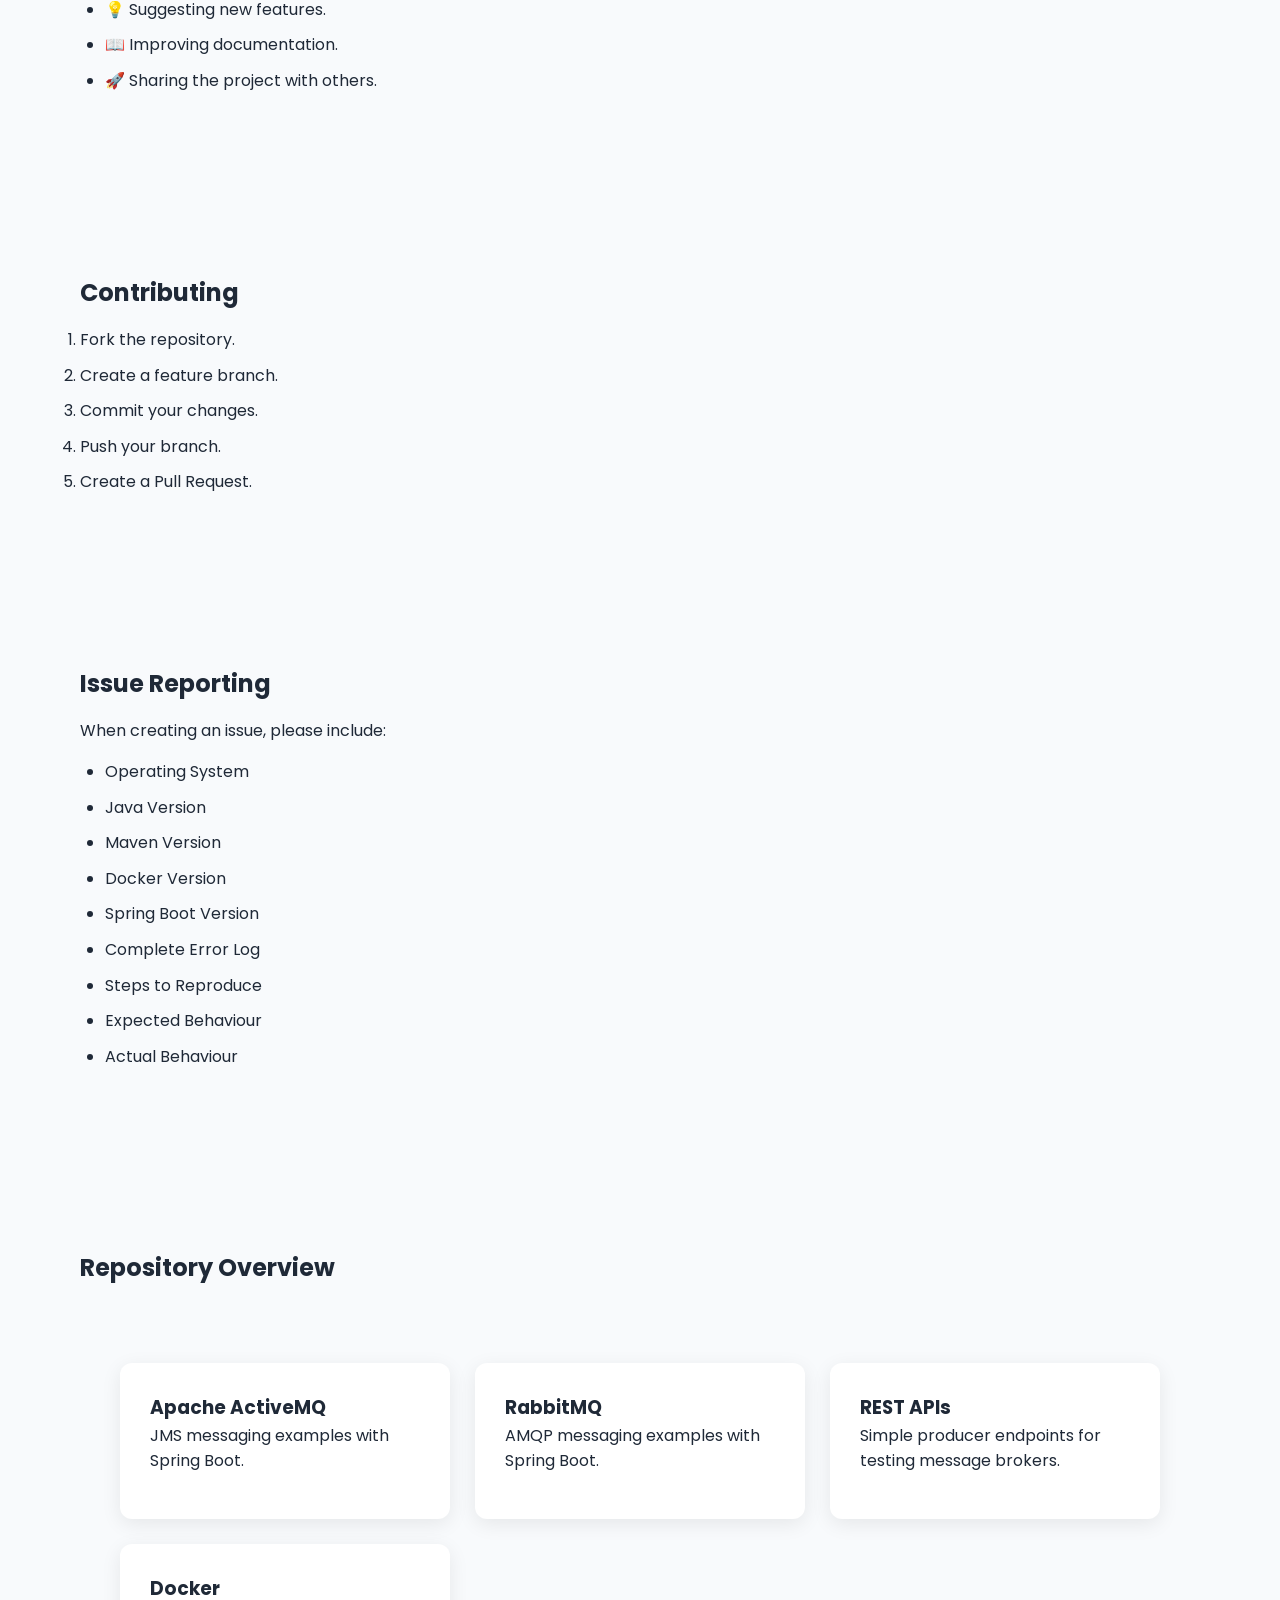
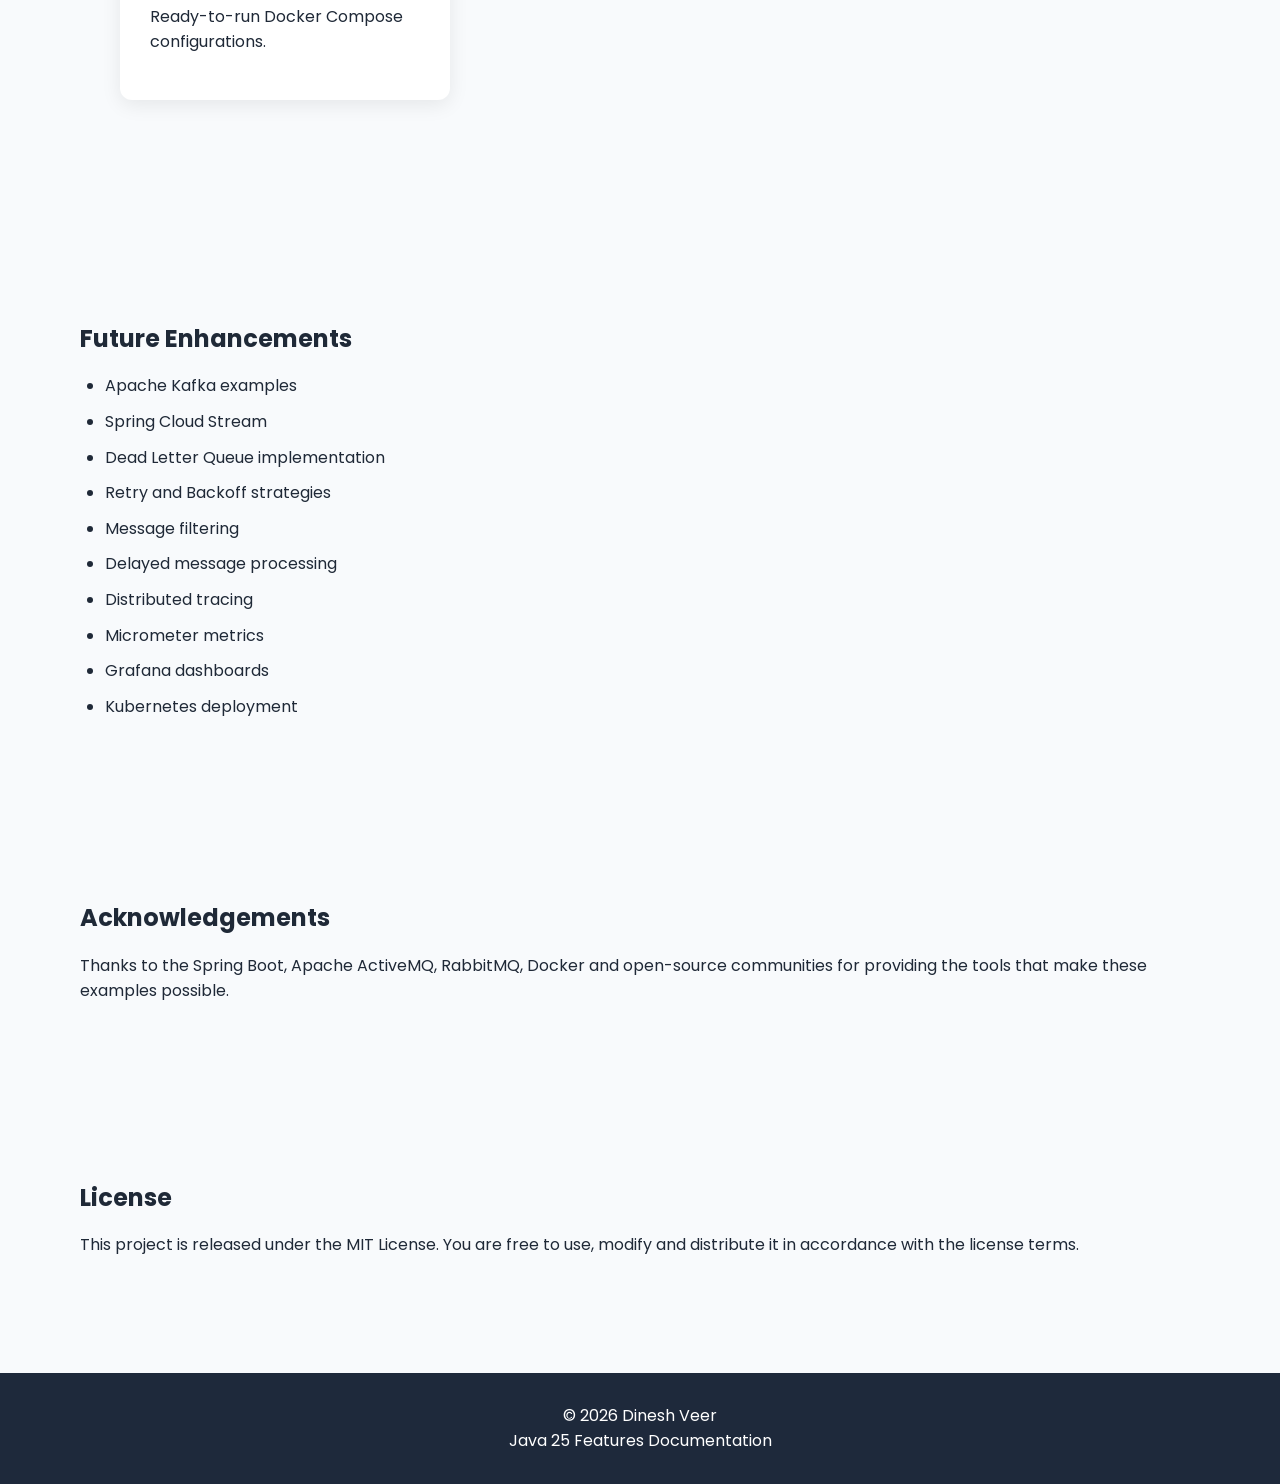
<file: docs/contact.html>
<!DOCTYPE html>
<html lang="en">

<head>

    <meta charset="UTF-8">

    <meta name="viewport"
          content="width=device-width, initial-scale=1.0">

    <title>Contact | Spring Boot Queue</title>

    <link rel="stylesheet"
          href="style.css">

    <link rel="preconnect"
          href="https://fonts.googleapis.com">

    <link rel="preconnect"
          href="https://fonts.gstatic.com"
          crossorigin>

    <link href="https://fonts.googleapis.com/css2?family=Poppins:wght@300;400;500;600;700&display=swap"
          rel="stylesheet">

</head>

<body>

<header>

    <div class="logo">

        Spring Boot Queue

    </div>

    <nav>

        <a href="index.html">Home</a>
        <a href="projects.html">Projects</a>
        <a href="features.html">Features</a>
        <a href="architecture.html">Architecture</a>
        <a href="installation.html">Installation</a>
        <a href="api.html">API</a>
        <a href="docker.html">Docker</a>
        <a href="screenshots.html">Screenshots</a>
        <a href="troubleshooting.html">Troubleshooting</a>
        <a href="contact.html">Contact</a>

    </nav>

</header>

<section class="hero">

    <div class="hero-content">

        <h1>Contact & Contributing</h1>

        <p>

            Thank you for exploring the Spring Boot Queue repository.
            Contributions, feedback and suggestions are always welcome.

        </p>

    </div>

</section>

<section class="content">

    <h1>Project Maintainer</h1>

    <div class="card">

        <h2>Dinesh Veer</h2>

        <p>

            Java Backend Developer

        </p>

        <p>

            Passionate about building production-ready Spring Boot examples,
            microservices, messaging systems, Docker applications,
            observability solutions, and developer-friendly sample projects.

        </p>

    </div>

</section>

<section class="content">

    <h2>Connect</h2>

    <table>

        <tr>

            <th>Email</th>

            <td>

                <a href="mailto:dveer123@hotmail.com">

                    dveer123@hotmail.com

                </a>

            </td>

        </tr>

        <tr>

            <th>GitHub</th>

            <td>

                <a href="https://github.com/dinesh-veer"
                   target="_blank">

                    github.com/dinesh-veer

                </a>

            </td>

        </tr>

        <tr>

            <th>Repository</th>

            <td>

                <a href="https://github.com/dinesh-veer/spring-boot-queue"
                   target="_blank">

                    Spring Boot Queue

                </a>

            </td>

        </tr>

    </table>

</section>

<section class="content">

    <h2>Support</h2>

    <p>

        If you find this repository useful, consider supporting it by:

    </p>

    <ul>

        <li>⭐ Starring the repository.</li>

        <li>🍴 Forking the project.</li>

        <li>🐞 Reporting issues.</li>

        <li>💡 Suggesting new features.</li>

        <li>📖 Improving documentation.</li>

        <li>🚀 Sharing the project with others.</li>

    </ul>

</section>

<section class="content">

    <h2>Contributing</h2>

    <ol>

        <li>Fork the repository.</li>

        <li>Create a feature branch.</li>

        <li>Commit your changes.</li>

        <li>Push your branch.</li>

        <li>Create a Pull Request.</li>

    </ol>

</section>

<section class="content">

    <h2>Issue Reporting</h2>

    <p>

        When creating an issue, please include:

    </p>

    <ul>

        <li>Operating System</li>

        <li>Java Version</li>

        <li>Maven Version</li>

        <li>Docker Version</li>

        <li>Spring Boot Version</li>

        <li>Complete Error Log</li>

        <li>Steps to Reproduce</li>

        <li>Expected Behaviour</li>

        <li>Actual Behaviour</li>

    </ul>

</section>

<section class="content">

    <h2>Repository Overview</h2>

    <div class="cards">

        <div class="card">

            <h3>Apache ActiveMQ</h3>

            <p>

                JMS messaging examples with Spring Boot.

            </p>

        </div>

        <div class="card">

            <h3>RabbitMQ</h3>

            <p>

                AMQP messaging examples with Spring Boot.

            </p>

        </div>

        <div class="card">

            <h3>REST APIs</h3>

            <p>

                Simple producer endpoints for testing message brokers.

            </p>

        </div>

        <div class="card">

            <h3>Docker</h3>

            <p>

                Ready-to-run Docker Compose configurations.

            </p>

        </div>

    </div>

</section>

<section class="content">

    <h2>Future Enhancements</h2>

    <ul>

        <li>Apache Kafka examples</li>

        <li>Spring Cloud Stream</li>

        <li>Dead Letter Queue implementation</li>

        <li>Retry and Backoff strategies</li>

        <li>Message filtering</li>

        <li>Delayed message processing</li>

        <li>Distributed tracing</li>

        <li>Micrometer metrics</li>

        <li>Grafana dashboards</li>

        <li>Kubernetes deployment</li>

    </ul>

</section>

<section class="content">

    <h2>Acknowledgements</h2>

    <p>

        Thanks to the Spring Boot, Apache ActiveMQ,
        RabbitMQ, Docker and open-source communities
        for providing the tools that make these examples possible.

    </p>

</section>

<section class="content">

    <h2>License</h2>

    <p>

        This project is released under the MIT License.

        You are free to use, modify and distribute it in accordance
        with the license terms.

    </p>

</section>

<footer>

    <p>

        © 2026 Dinesh Veer

    </p>

    <p>

        Spring Boot Queue Documentation

    </p>

    <p>

        Built with ❤️ using Spring Boot, Apache ActiveMQ, RabbitMQ and Docker.

    </p>

</footer>

<script src="script.js"></script>

</body>

</html>
</file>
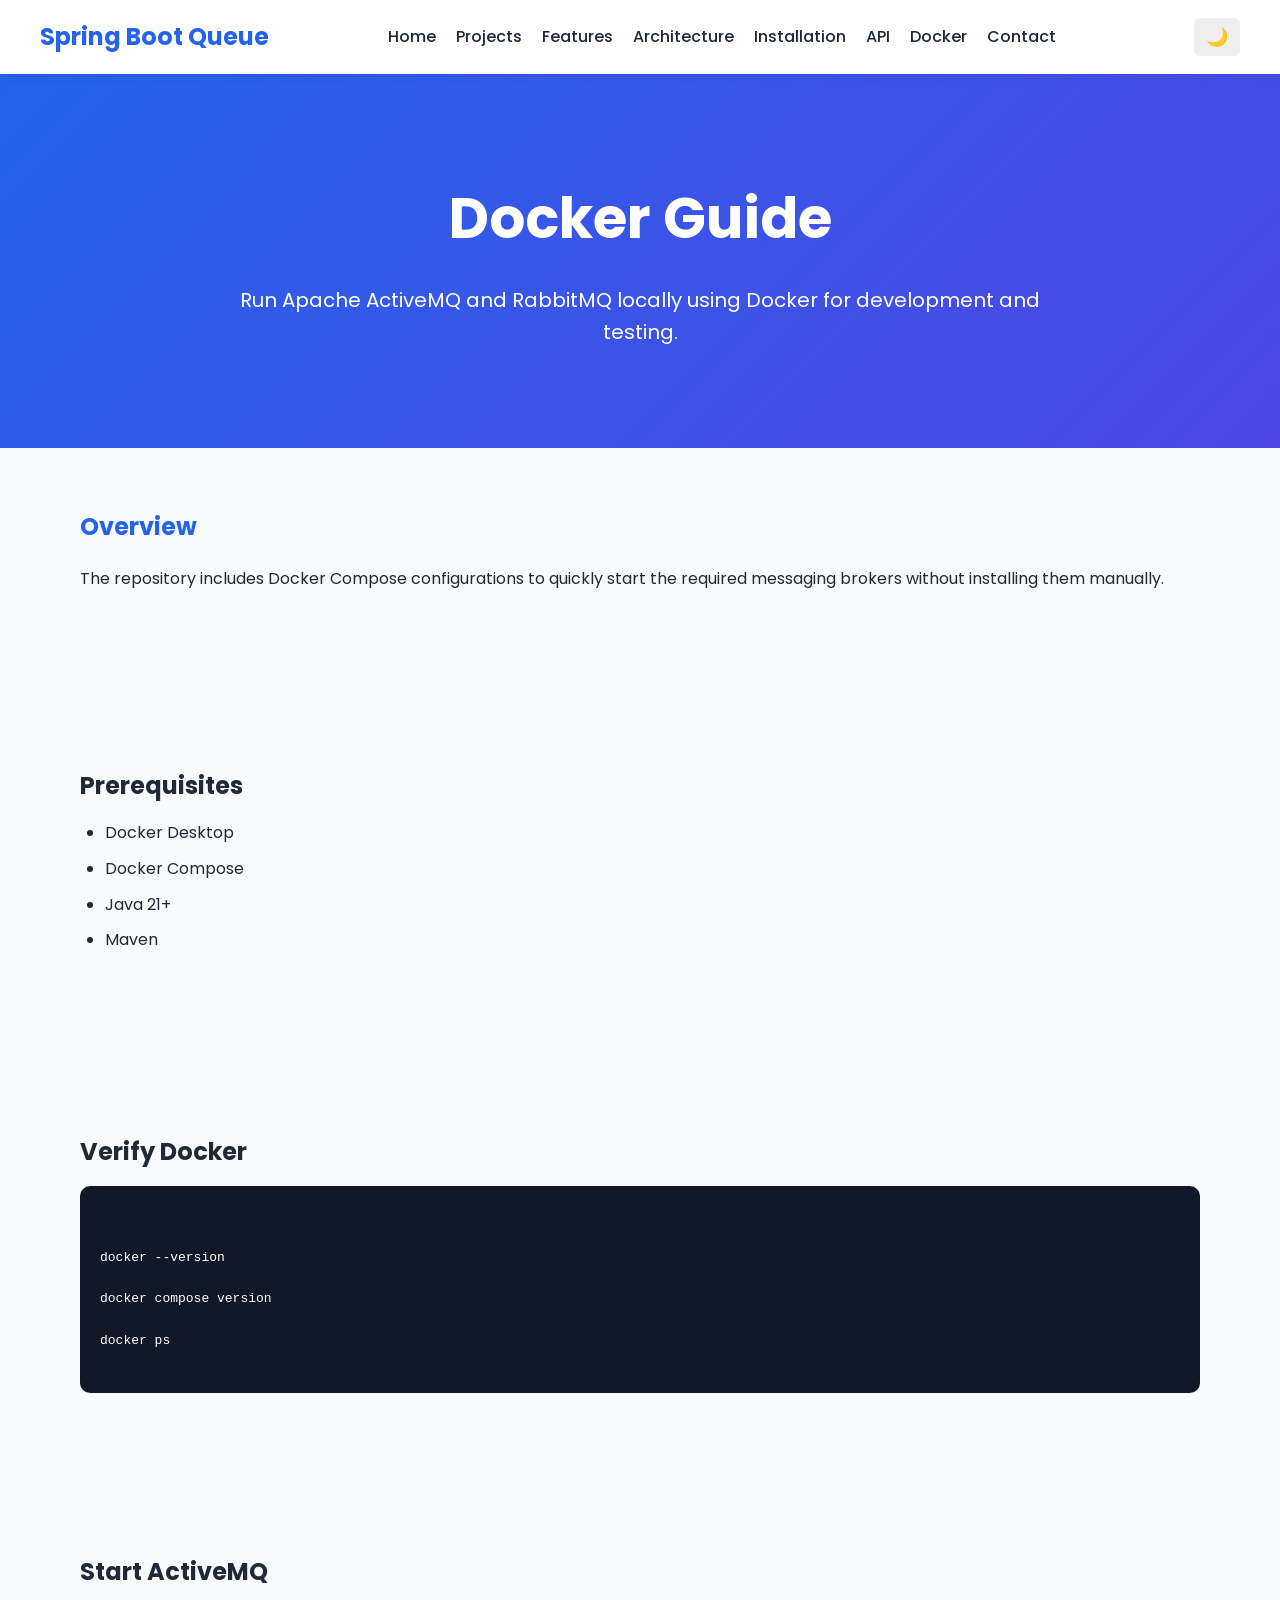
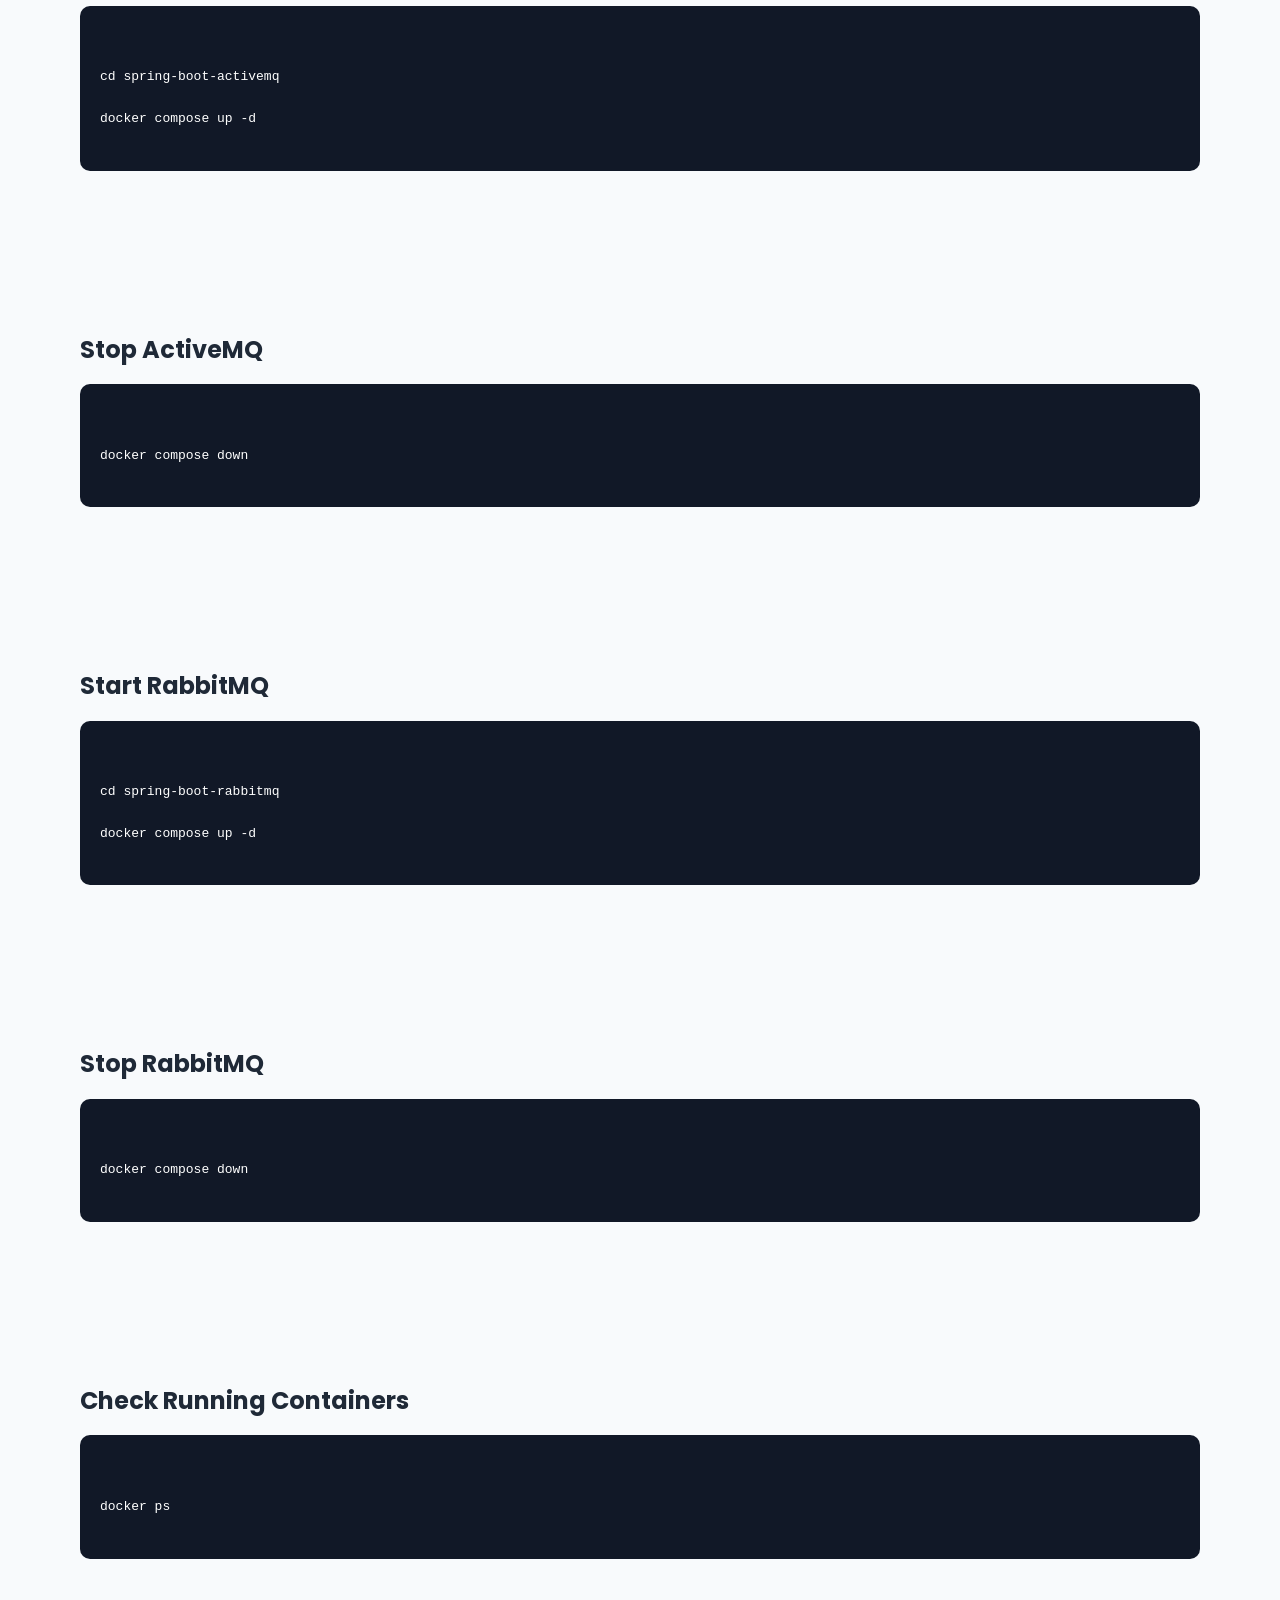
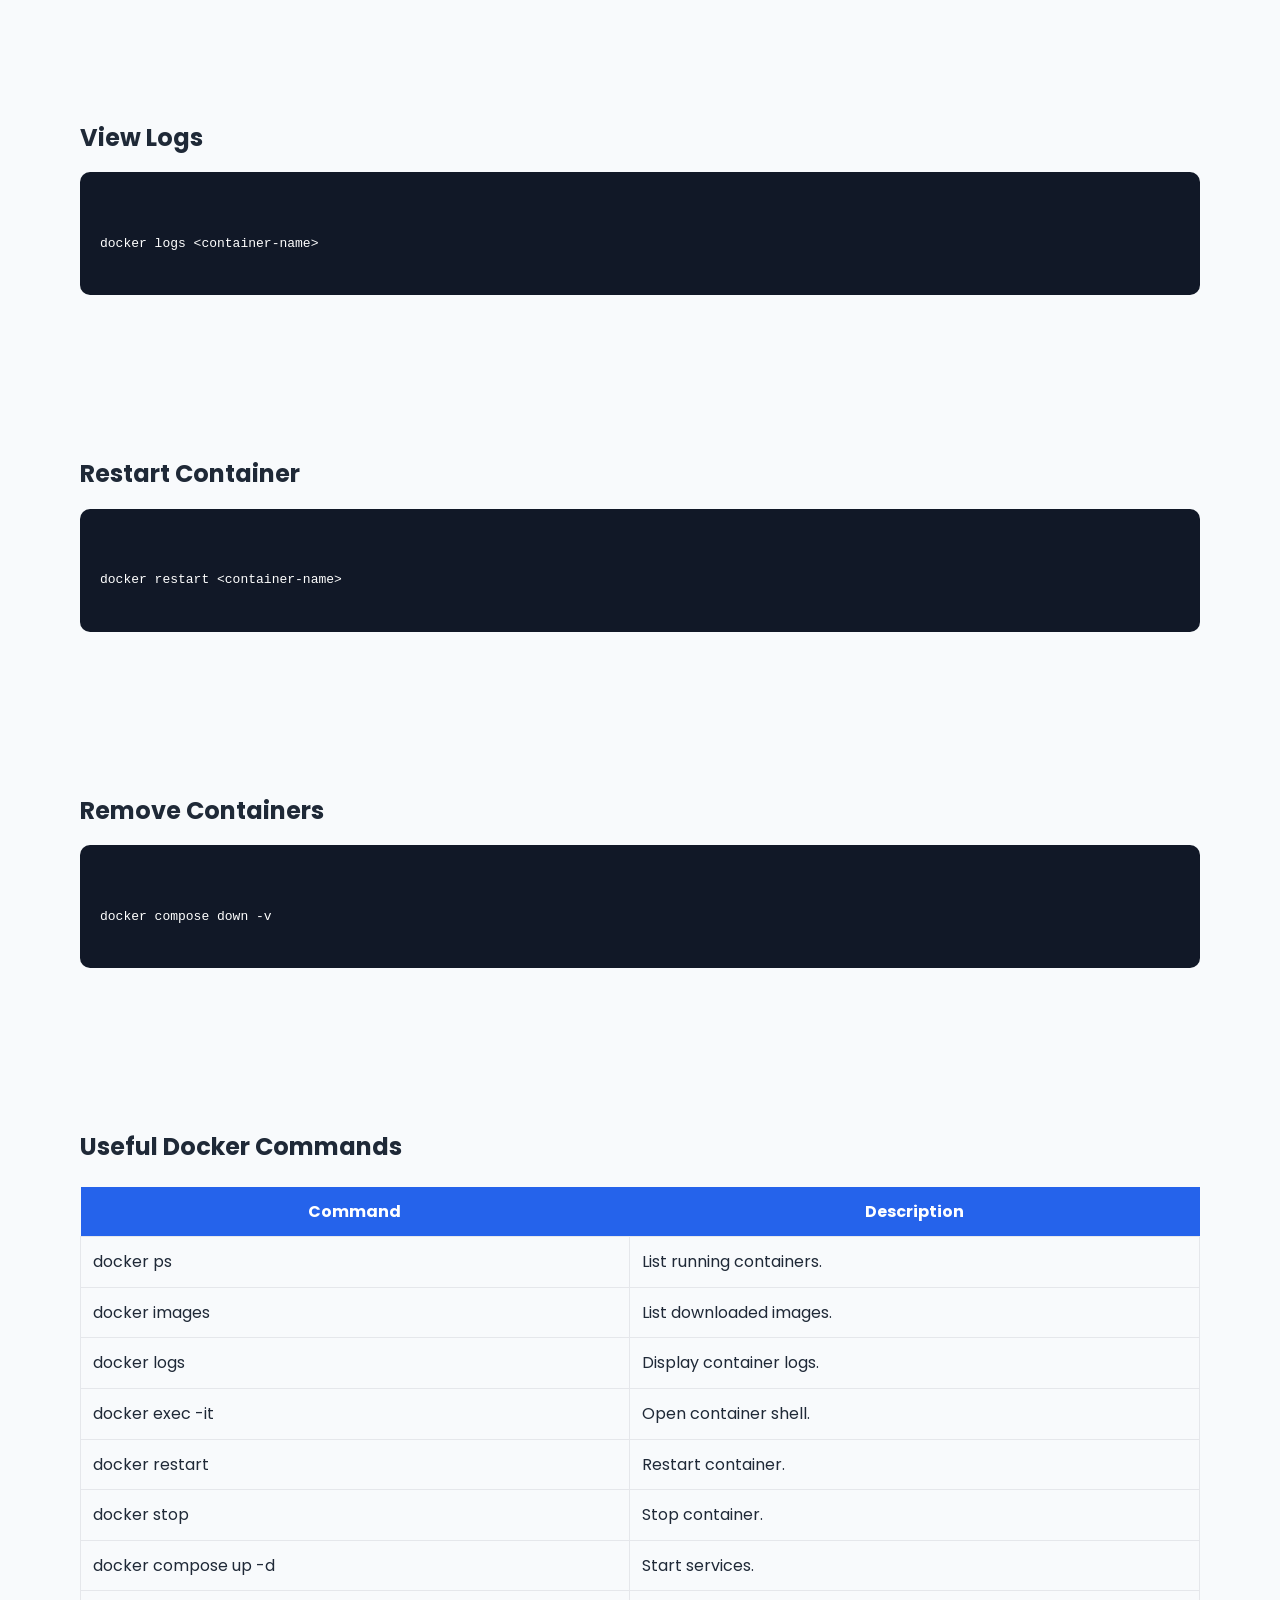
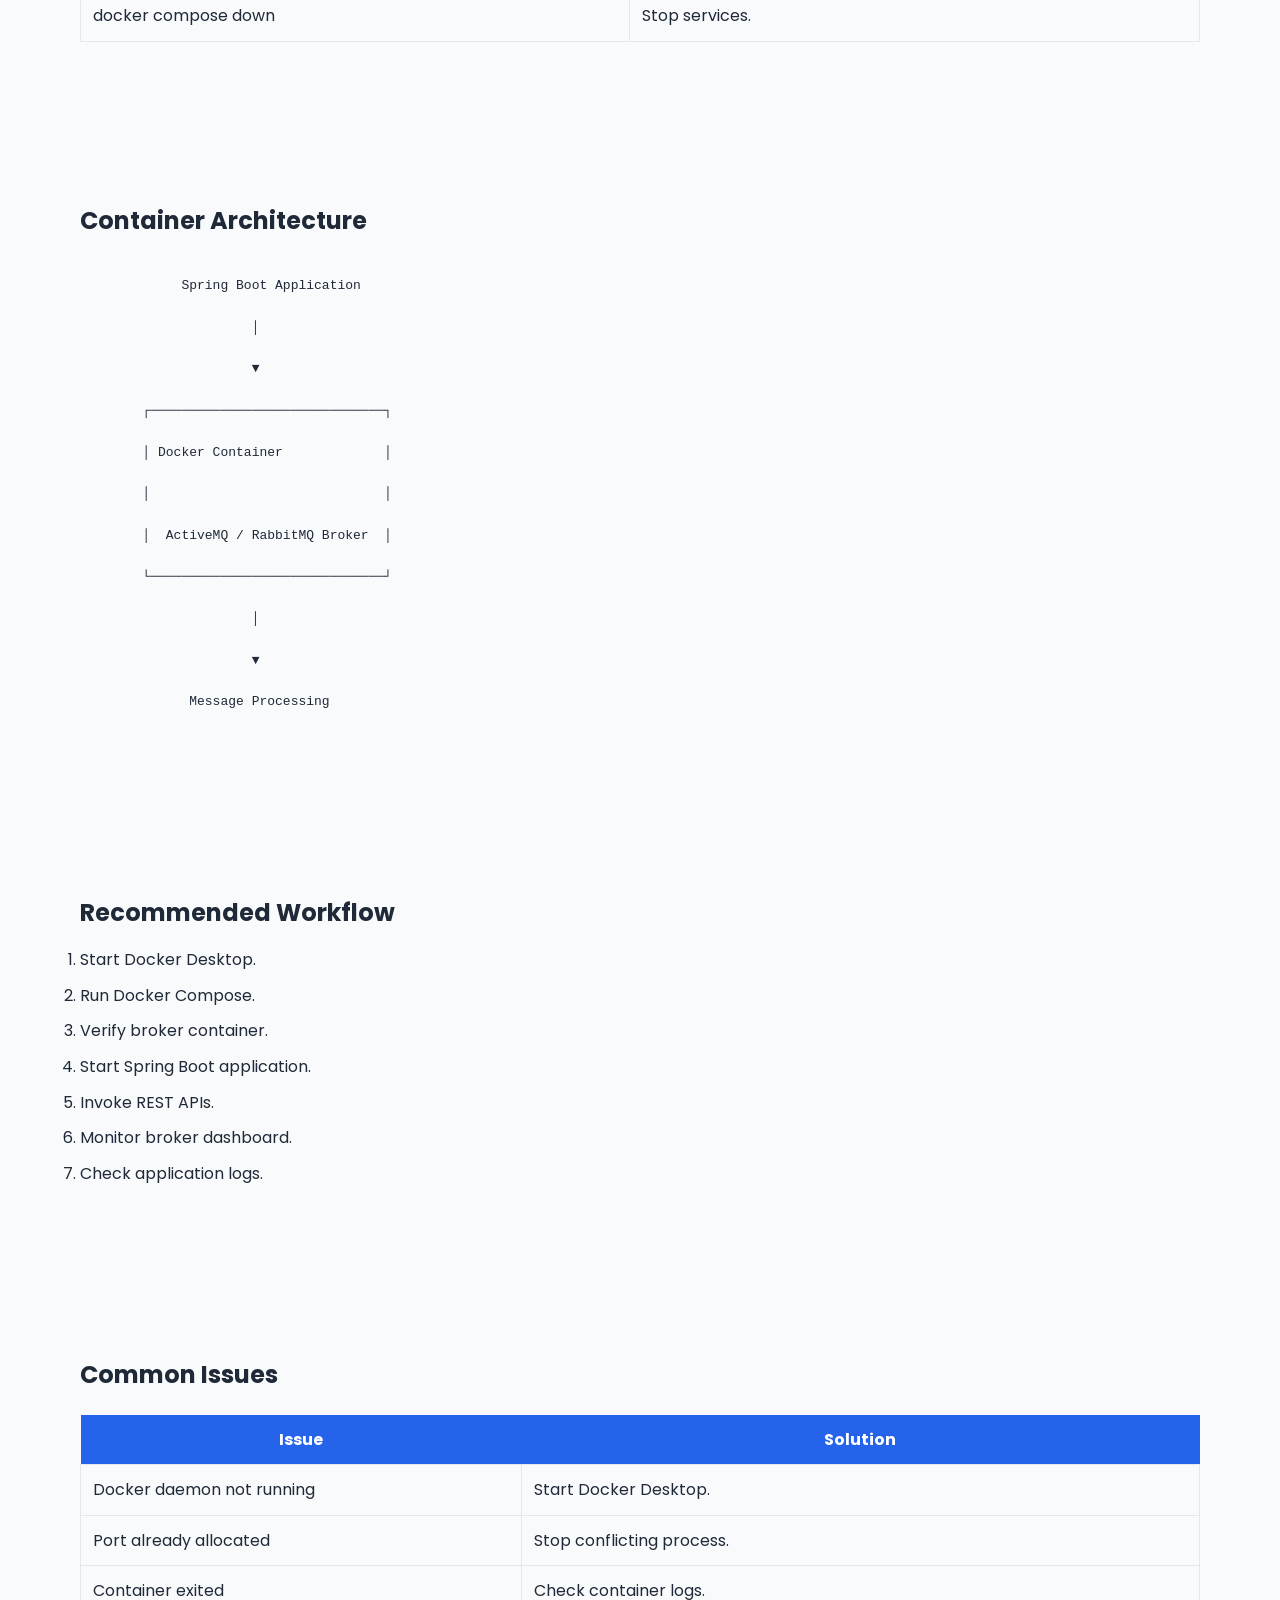
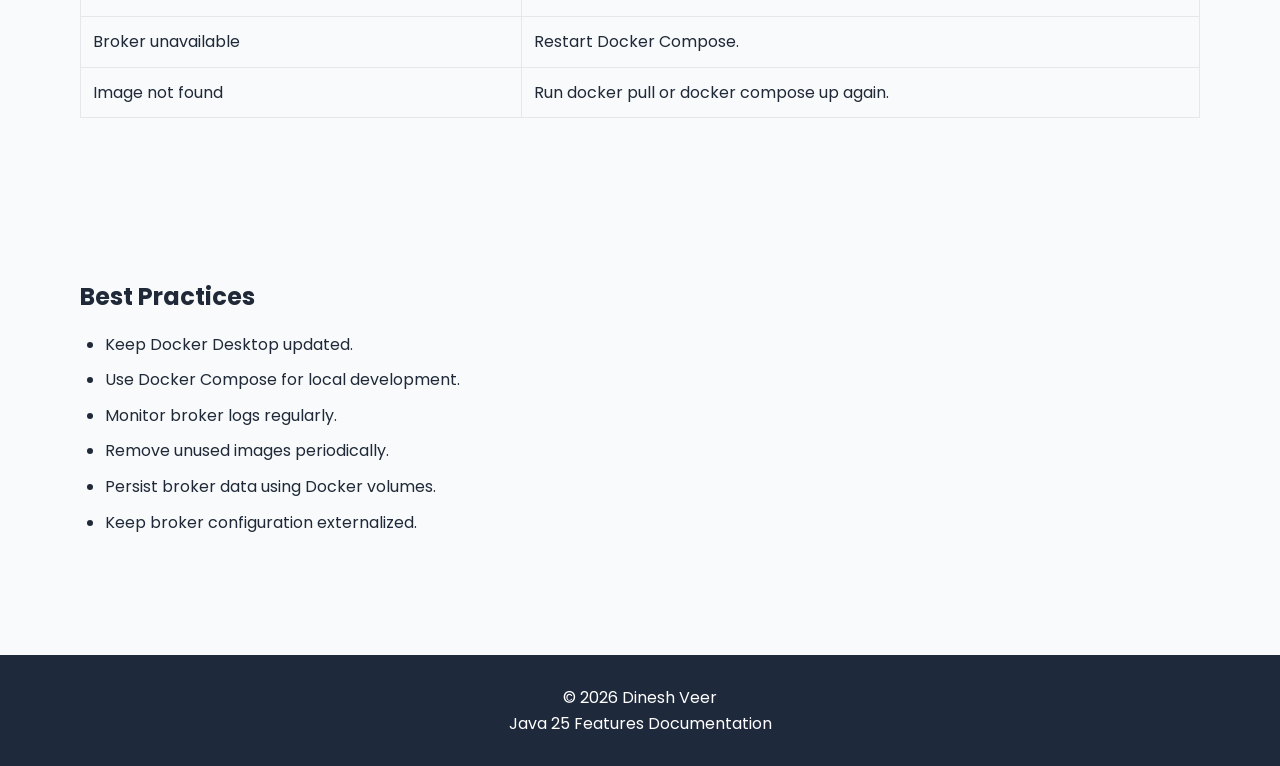
<file: docs/docker.html>
<!DOCTYPE html>
<html lang="en">

<head>

    <meta charset="UTF-8">

    <meta name="viewport"
          content="width=device-width, initial-scale=1.0">

    <title>Docker Guide | Spring Boot Queue</title>

    <link rel="stylesheet"
          href="style.css">

    <link rel="preconnect"
          href="https://fonts.googleapis.com">

    <link rel="preconnect"
          href="https://fonts.gstatic.com"
          crossorigin>

    <link href="https://fonts.googleapis.com/css2?family=Poppins:wght@300;400;500;600;700&display=swap"
          rel="stylesheet">

</head>

<body>

<header>

    <div class="logo">

        Spring Boot Queue

    </div>

    <nav>

        <a href="index.html">Home</a>
        <a href="projects.html">Projects</a>
        <a href="features.html">Features</a>
        <a href="architecture.html">Architecture</a>
        <a href="installation.html">Installation</a>
        <a href="api.html">API</a>
        <a href="docker.html">Docker</a>
        <a href="contact.html">Contact</a>

    </nav>

</header>

<section class="hero">

    <div class="hero-content">

        <h1>Docker Guide</h1>

        <p>

            Run Apache ActiveMQ and RabbitMQ locally using Docker
            for development and testing.

        </p>

    </div>

</section>

<section class="content">

    <h1>Overview</h1>

    <p>

        The repository includes Docker Compose configurations
        to quickly start the required messaging brokers without
        installing them manually.

    </p>

</section>

<section class="content">

    <h2>Prerequisites</h2>

    <ul>

        <li>Docker Desktop</li>

        <li>Docker Compose</li>

        <li>Java 21+</li>

        <li>Maven</li>

    </ul>

</section>

<section class="content">

    <h2>Verify Docker</h2>

    <pre><code>

docker --version

docker compose version

docker ps

</code></pre>

</section>

<section class="content">

    <h2>Start ActiveMQ</h2>

    <pre><code>

cd spring-boot-activemq

docker compose up -d

</code></pre>

</section>

<section class="content">

    <h2>Stop ActiveMQ</h2>

    <pre><code>

docker compose down

</code></pre>

</section>

<section class="content">

    <h2>Start RabbitMQ</h2>

    <pre><code>

cd spring-boot-rabbitmq

docker compose up -d

</code></pre>

</section>

<section class="content">

    <h2>Stop RabbitMQ</h2>

    <pre><code>

docker compose down

</code></pre>

</section>

<section class="content">

    <h2>Check Running Containers</h2>

    <pre><code>

docker ps

</code></pre>

</section>

<section class="content">

    <h2>View Logs</h2>

    <pre><code>

docker logs &lt;container-name&gt;

</code></pre>

</section>

<section class="content">

    <h2>Restart Container</h2>

    <pre><code>

docker restart &lt;container-name&gt;

</code></pre>

</section>

<section class="content">

    <h2>Remove Containers</h2>

    <pre><code>

docker compose down -v

</code></pre>

</section>

<section class="content">

    <h2>Useful Docker Commands</h2>

    <table>

        <thead>

        <tr>

            <th>Command</th>

            <th>Description</th>

        </tr>

        </thead>

        <tbody>

        <tr>

            <td>docker ps</td>

            <td>List running containers.</td>

        </tr>

        <tr>

            <td>docker images</td>

            <td>List downloaded images.</td>

        </tr>

        <tr>

            <td>docker logs</td>

            <td>Display container logs.</td>

        </tr>

        <tr>

            <td>docker exec -it</td>

            <td>Open container shell.</td>

        </tr>

        <tr>

            <td>docker restart</td>

            <td>Restart container.</td>

        </tr>

        <tr>

            <td>docker stop</td>

            <td>Stop container.</td>

        </tr>

        <tr>

            <td>docker compose up -d</td>

            <td>Start services.</td>

        </tr>

        <tr>

            <td>docker compose down</td>

            <td>Stop services.</td>

        </tr>

        </tbody>

    </table>

</section>

<section class="content">

    <h2>Container Architecture</h2>

    <pre>

             Spring Boot Application

                      │

                      ▼

        ┌──────────────────────────────┐

        │ Docker Container             │

        │                              │

        │  ActiveMQ / RabbitMQ Broker  │

        └──────────────────────────────┘

                      │

                      ▼

              Message Processing

</pre>

</section>

<section class="content">

    <h2>Recommended Workflow</h2>

    <ol>

        <li>Start Docker Desktop.</li>

        <li>Run Docker Compose.</li>

        <li>Verify broker container.</li>

        <li>Start Spring Boot application.</li>

        <li>Invoke REST APIs.</li>

        <li>Monitor broker dashboard.</li>

        <li>Check application logs.</li>

    </ol>

</section>

<section class="content">

    <h2>Common Issues</h2>

    <table>

        <thead>

        <tr>

            <th>Issue</th>

            <th>Solution</th>

        </tr>

        </thead>

        <tbody>

        <tr>

            <td>Docker daemon not running</td>

            <td>Start Docker Desktop.</td>

        </tr>

        <tr>

            <td>Port already allocated</td>

            <td>Stop conflicting process.</td>

        </tr>

        <tr>

            <td>Container exited</td>

            <td>Check container logs.</td>

        </tr>

        <tr>

            <td>Broker unavailable</td>

            <td>Restart Docker Compose.</td>

        </tr>

        <tr>

            <td>Image not found</td>

            <td>Run docker pull or docker compose up again.</td>

        </tr>

        </tbody>

    </table>

</section>

<section class="content">

    <h2>Best Practices</h2>

    <ul>

        <li>Keep Docker Desktop updated.</li>

        <li>Use Docker Compose for local development.</li>

        <li>Monitor broker logs regularly.</li>

        <li>Remove unused images periodically.</li>

        <li>Persist broker data using Docker volumes.</li>

        <li>Keep broker configuration externalized.</li>

    </ul>

</section>

<footer>

    <p>

        © 2026 Dinesh Veer

    </p>

    <p>

        Spring Boot Queue Documentation

    </p>

</footer>

<script src="script.js"></script>

</body>

</html>
</file>
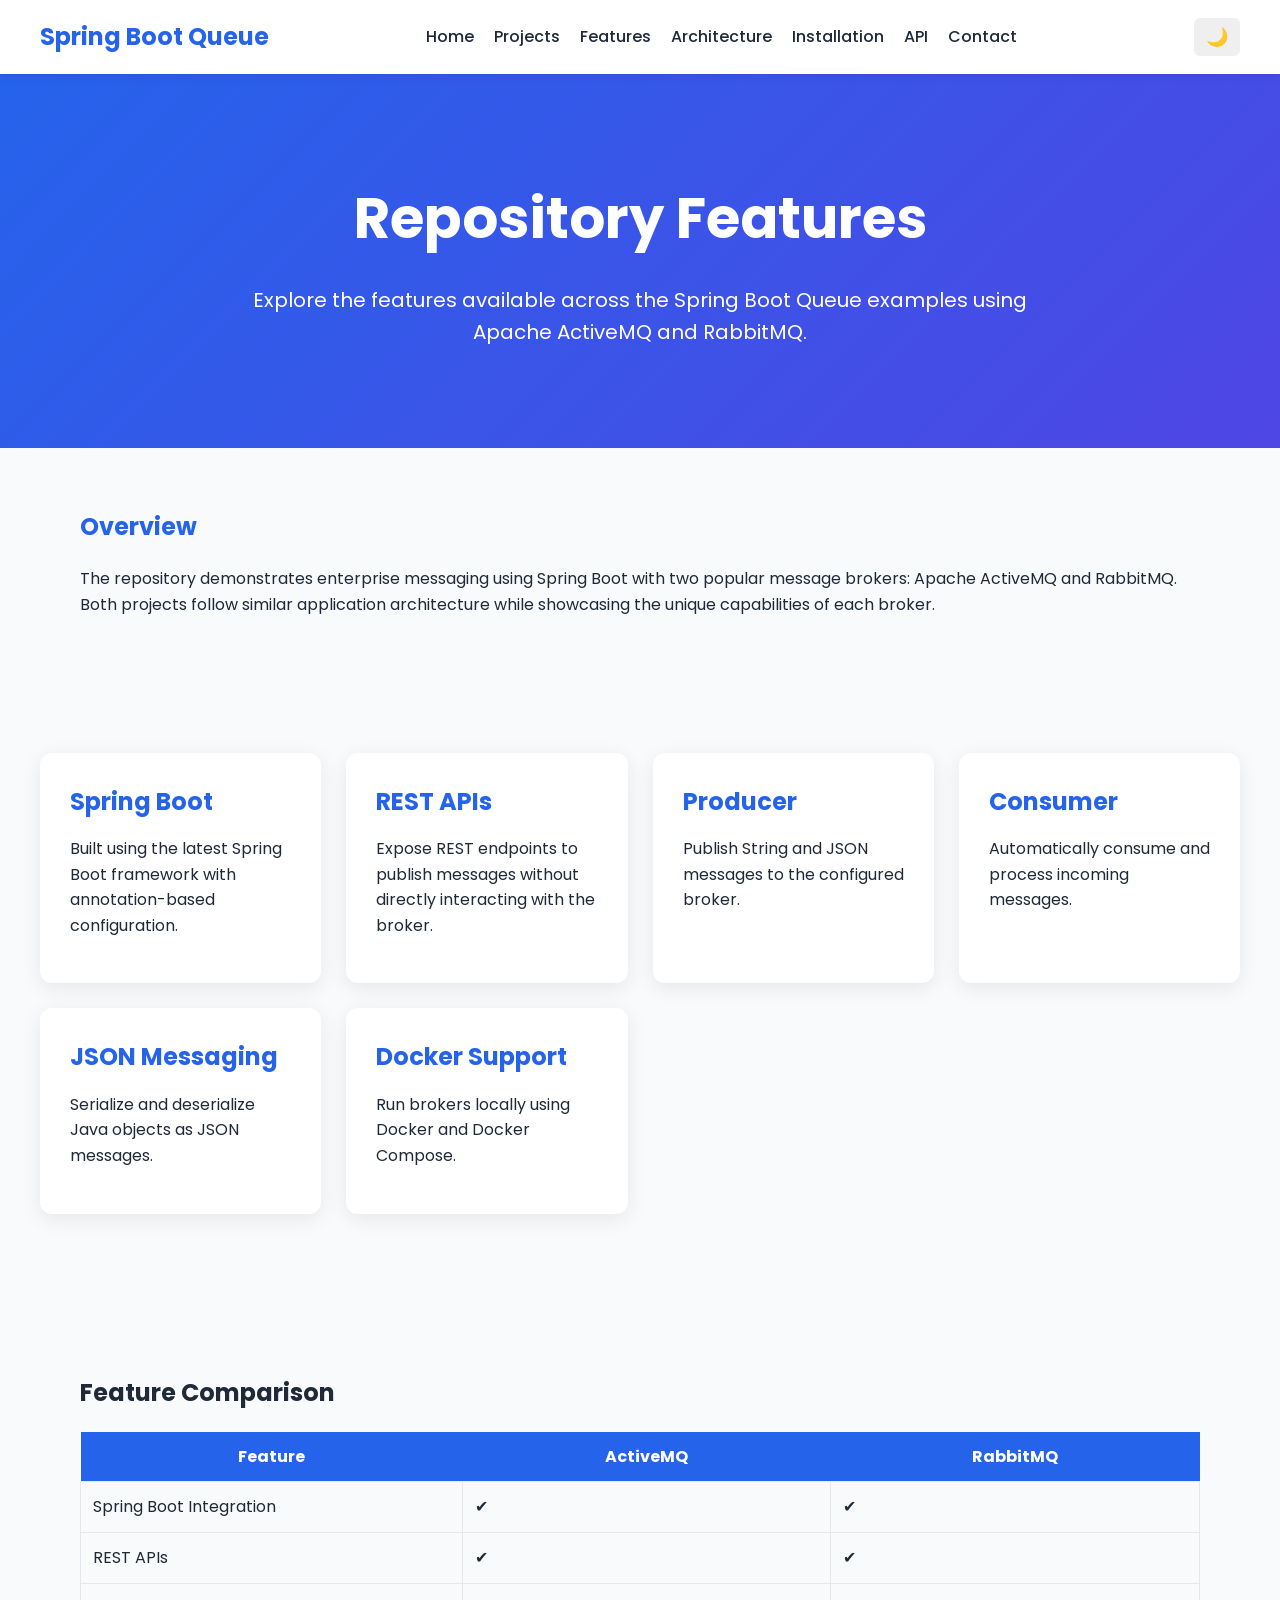
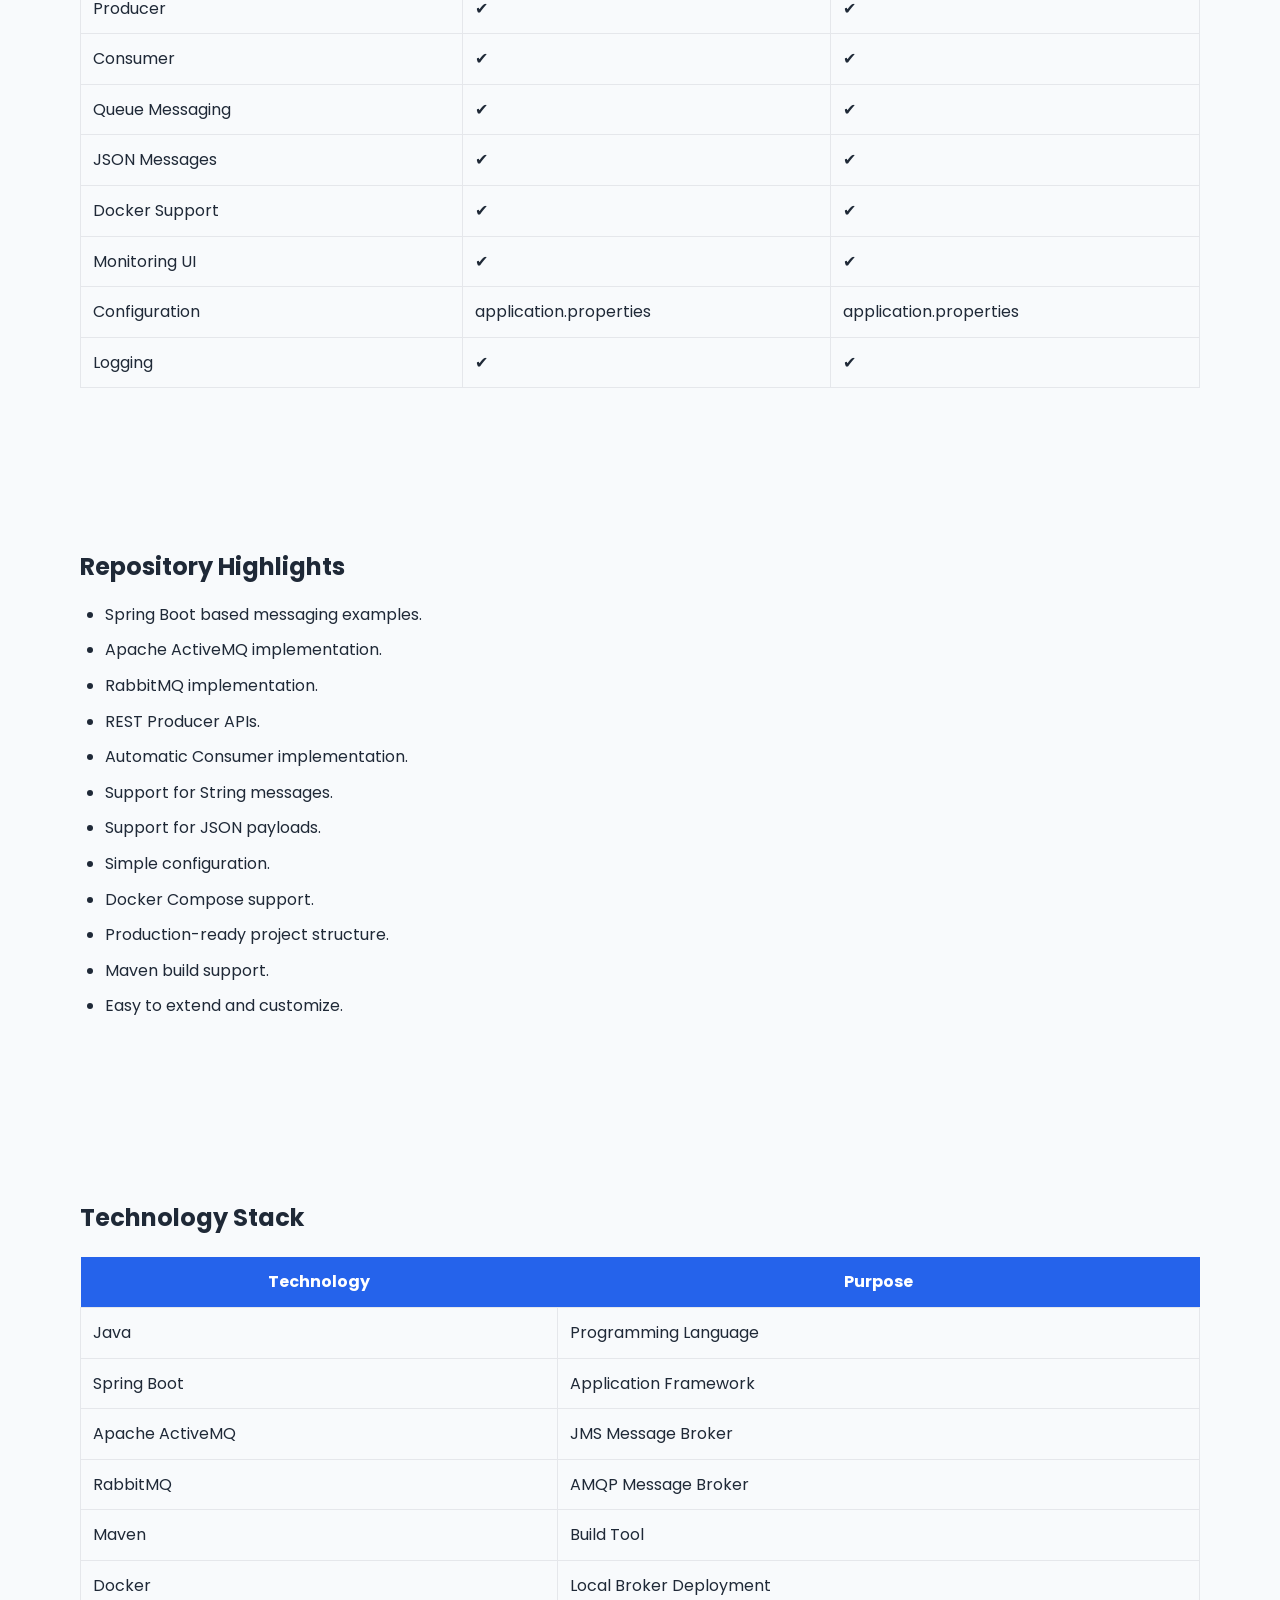
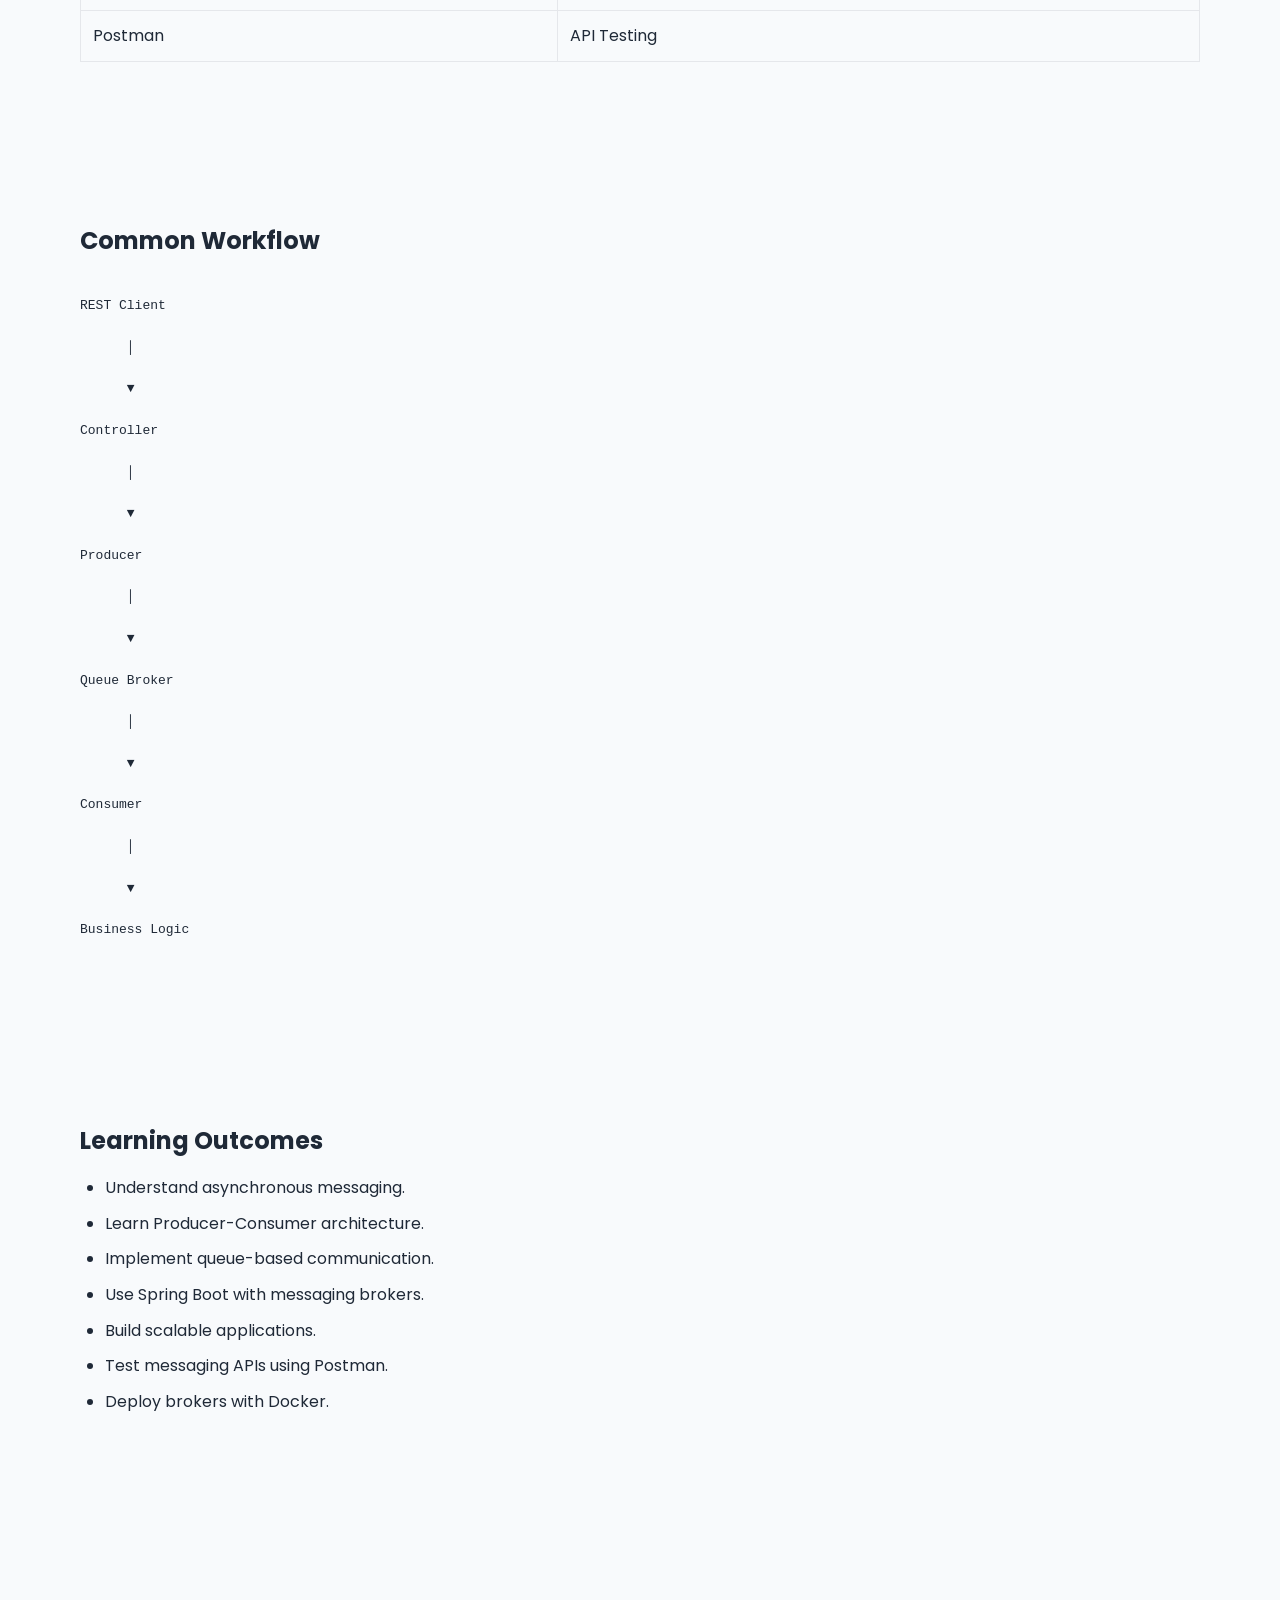
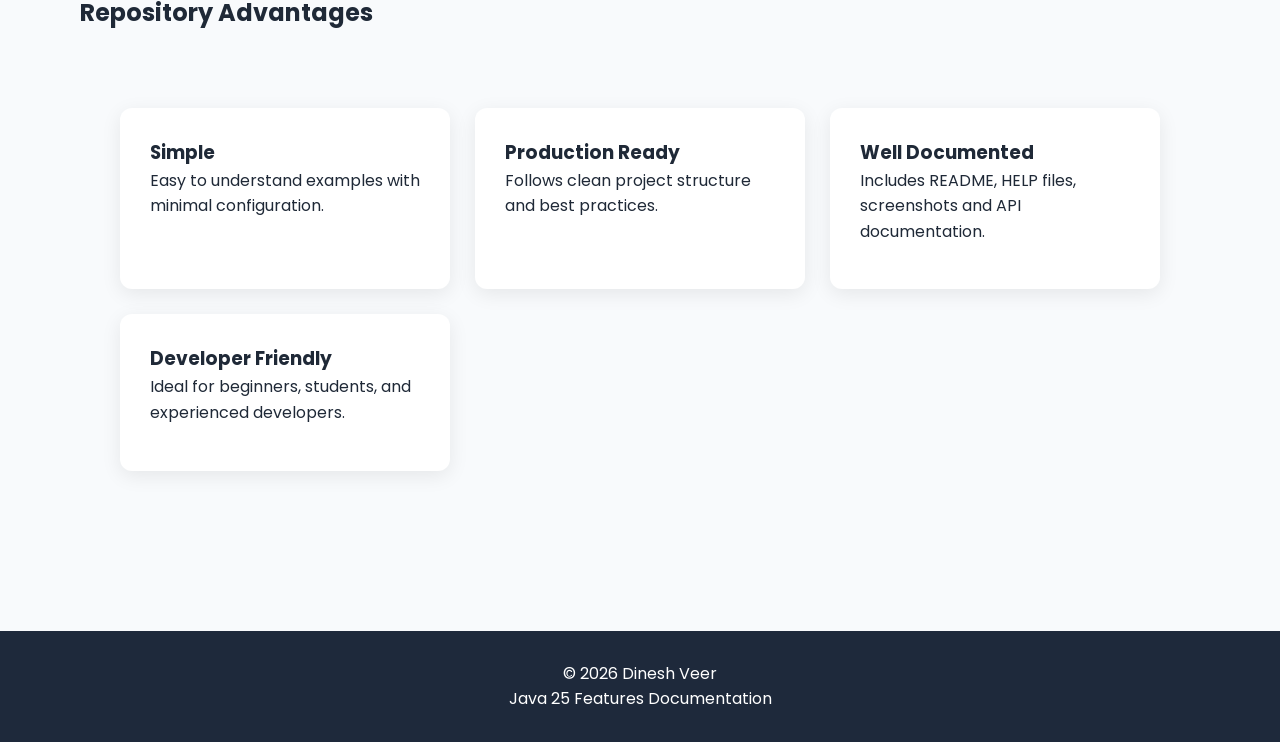
<file: docs/features.html>
<!DOCTYPE html>
<html lang="en">

<head>

    <meta charset="UTF-8">

    <meta name="viewport"
          content="width=device-width, initial-scale=1.0">

    <title>Features | Spring Boot Queue</title>

    <link rel="stylesheet"
          href="style.css">

    <link rel="preconnect"
          href="https://fonts.googleapis.com">

    <link rel="preconnect"
          href="https://fonts.gstatic.com"
          crossorigin>

    <link href="https://fonts.googleapis.com/css2?family=Poppins:wght@300;400;500;600;700&display=swap"
          rel="stylesheet">

</head>

<body>

<header>

    <div class="logo">

        Spring Boot Queue

    </div>

    <nav>

        <a href="index.html">Home</a>
        <a href="projects.html">Projects</a>
        <a href="features.html">Features</a>
        <a href="architecture.html">Architecture</a>
        <a href="installation.html">Installation</a>
        <a href="api.html">API</a>
        <a href="contact.html">Contact</a>

    </nav>

</header>

<section class="hero">

    <div class="hero-content">

        <h1>Repository Features</h1>

        <p>

            Explore the features available across the
            Spring Boot Queue examples using
            Apache ActiveMQ and RabbitMQ.

        </p>

    </div>

</section>

<section class="content">

    <h1>Overview</h1>

    <p>

        The repository demonstrates enterprise messaging using
        Spring Boot with two popular message brokers:
        Apache ActiveMQ and RabbitMQ.

        Both projects follow similar application architecture
        while showcasing the unique capabilities of each broker.

    </p>

</section>

<section class="cards">

    <div class="card">

        <h2>Spring Boot</h2>

        <p>

            Built using the latest Spring Boot framework with
            annotation-based configuration.

        </p>

    </div>

    <div class="card">

        <h2>REST APIs</h2>

        <p>

            Expose REST endpoints to publish messages
            without directly interacting with the broker.

        </p>

    </div>

    <div class="card">

        <h2>Producer</h2>

        <p>

            Publish String and JSON messages
            to the configured broker.

        </p>

    </div>

    <div class="card">

        <h2>Consumer</h2>

        <p>

            Automatically consume and process
            incoming messages.

        </p>

    </div>

    <div class="card">

        <h2>JSON Messaging</h2>

        <p>

            Serialize and deserialize
            Java objects as JSON messages.

        </p>

    </div>

    <div class="card">

        <h2>Docker Support</h2>

        <p>

            Run brokers locally using Docker
            and Docker Compose.

        </p>

    </div>

</section>

<section class="content">

    <h2>Feature Comparison</h2>

    <table>

        <thead>

        <tr>

            <th>Feature</th>

            <th>ActiveMQ</th>

            <th>RabbitMQ</th>

        </tr>

        </thead>

        <tbody>

        <tr>

            <td>Spring Boot Integration</td>

            <td>✔</td>

            <td>✔</td>

        </tr>

        <tr>

            <td>REST APIs</td>

            <td>✔</td>

            <td>✔</td>

        </tr>

        <tr>

            <td>Producer</td>

            <td>✔</td>

            <td>✔</td>

        </tr>

        <tr>

            <td>Consumer</td>

            <td>✔</td>

            <td>✔</td>

        </tr>

        <tr>

            <td>Queue Messaging</td>

            <td>✔</td>

            <td>✔</td>

        </tr>

        <tr>

            <td>JSON Messages</td>

            <td>✔</td>

            <td>✔</td>

        </tr>

        <tr>

            <td>Docker Support</td>

            <td>✔</td>

            <td>✔</td>

        </tr>

        <tr>

            <td>Monitoring UI</td>

            <td>✔</td>

            <td>✔</td>

        </tr>

        <tr>

            <td>Configuration</td>

            <td>application.properties</td>

            <td>application.properties</td>

        </tr>

        <tr>

            <td>Logging</td>

            <td>✔</td>

            <td>✔</td>

        </tr>

        </tbody>

    </table>

</section>

<section class="content">

    <h2>Repository Highlights</h2>

    <ul>

        <li>Spring Boot based messaging examples.</li>

        <li>Apache ActiveMQ implementation.</li>

        <li>RabbitMQ implementation.</li>

        <li>REST Producer APIs.</li>

        <li>Automatic Consumer implementation.</li>

        <li>Support for String messages.</li>

        <li>Support for JSON payloads.</li>

        <li>Simple configuration.</li>

        <li>Docker Compose support.</li>

        <li>Production-ready project structure.</li>

        <li>Maven build support.</li>

        <li>Easy to extend and customize.</li>

    </ul>

</section>

<section class="content">

    <h2>Technology Stack</h2>

    <table>

        <thead>

        <tr>

            <th>Technology</th>

            <th>Purpose</th>

        </tr>

        </thead>

        <tbody>

        <tr>

            <td>Java</td>

            <td>Programming Language</td>

        </tr>

        <tr>

            <td>Spring Boot</td>

            <td>Application Framework</td>

        </tr>

        <tr>

            <td>Apache ActiveMQ</td>

            <td>JMS Message Broker</td>

        </tr>

        <tr>

            <td>RabbitMQ</td>

            <td>AMQP Message Broker</td>

        </tr>

        <tr>

            <td>Maven</td>

            <td>Build Tool</td>

        </tr>

        <tr>

            <td>Docker</td>

            <td>Local Broker Deployment</td>

        </tr>

        <tr>

            <td>Postman</td>

            <td>API Testing</td>

        </tr>

        </tbody>

    </table>

</section>

<section class="content">

    <h2>Common Workflow</h2>

    <pre>

REST Client

      │

      ▼

Controller

      │

      ▼

Producer

      │

      ▼

Queue Broker

      │

      ▼

Consumer

      │

      ▼

Business Logic

</pre>

</section>

<section class="content">

    <h2>Learning Outcomes</h2>

    <ul>

        <li>Understand asynchronous messaging.</li>

        <li>Learn Producer-Consumer architecture.</li>

        <li>Implement queue-based communication.</li>

        <li>Use Spring Boot with messaging brokers.</li>

        <li>Build scalable applications.</li>

        <li>Test messaging APIs using Postman.</li>

        <li>Deploy brokers with Docker.</li>

    </ul>

</section>

<section class="content">

    <h2>Repository Advantages</h2>

    <div class="cards">

        <div class="card">

            <h3>Simple</h3>

            <p>

                Easy to understand examples
                with minimal configuration.

            </p>

        </div>

        <div class="card">

            <h3>Production Ready</h3>

            <p>

                Follows clean project structure
                and best practices.

            </p>

        </div>

        <div class="card">

            <h3>Well Documented</h3>

            <p>

                Includes README,
                HELP files,
                screenshots
                and API documentation.

            </p>

        </div>

        <div class="card">

            <h3>Developer Friendly</h3>

            <p>

                Ideal for beginners,
                students,
                and experienced developers.

            </p>

        </div>

    </div>

</section>

<footer>

    <p>

        © 2026 Dinesh Veer

    </p>

    <p>

        Spring Boot Queue Documentation

    </p>

</footer>

<script src="script.js"></script>

</body>

</html>
</file>
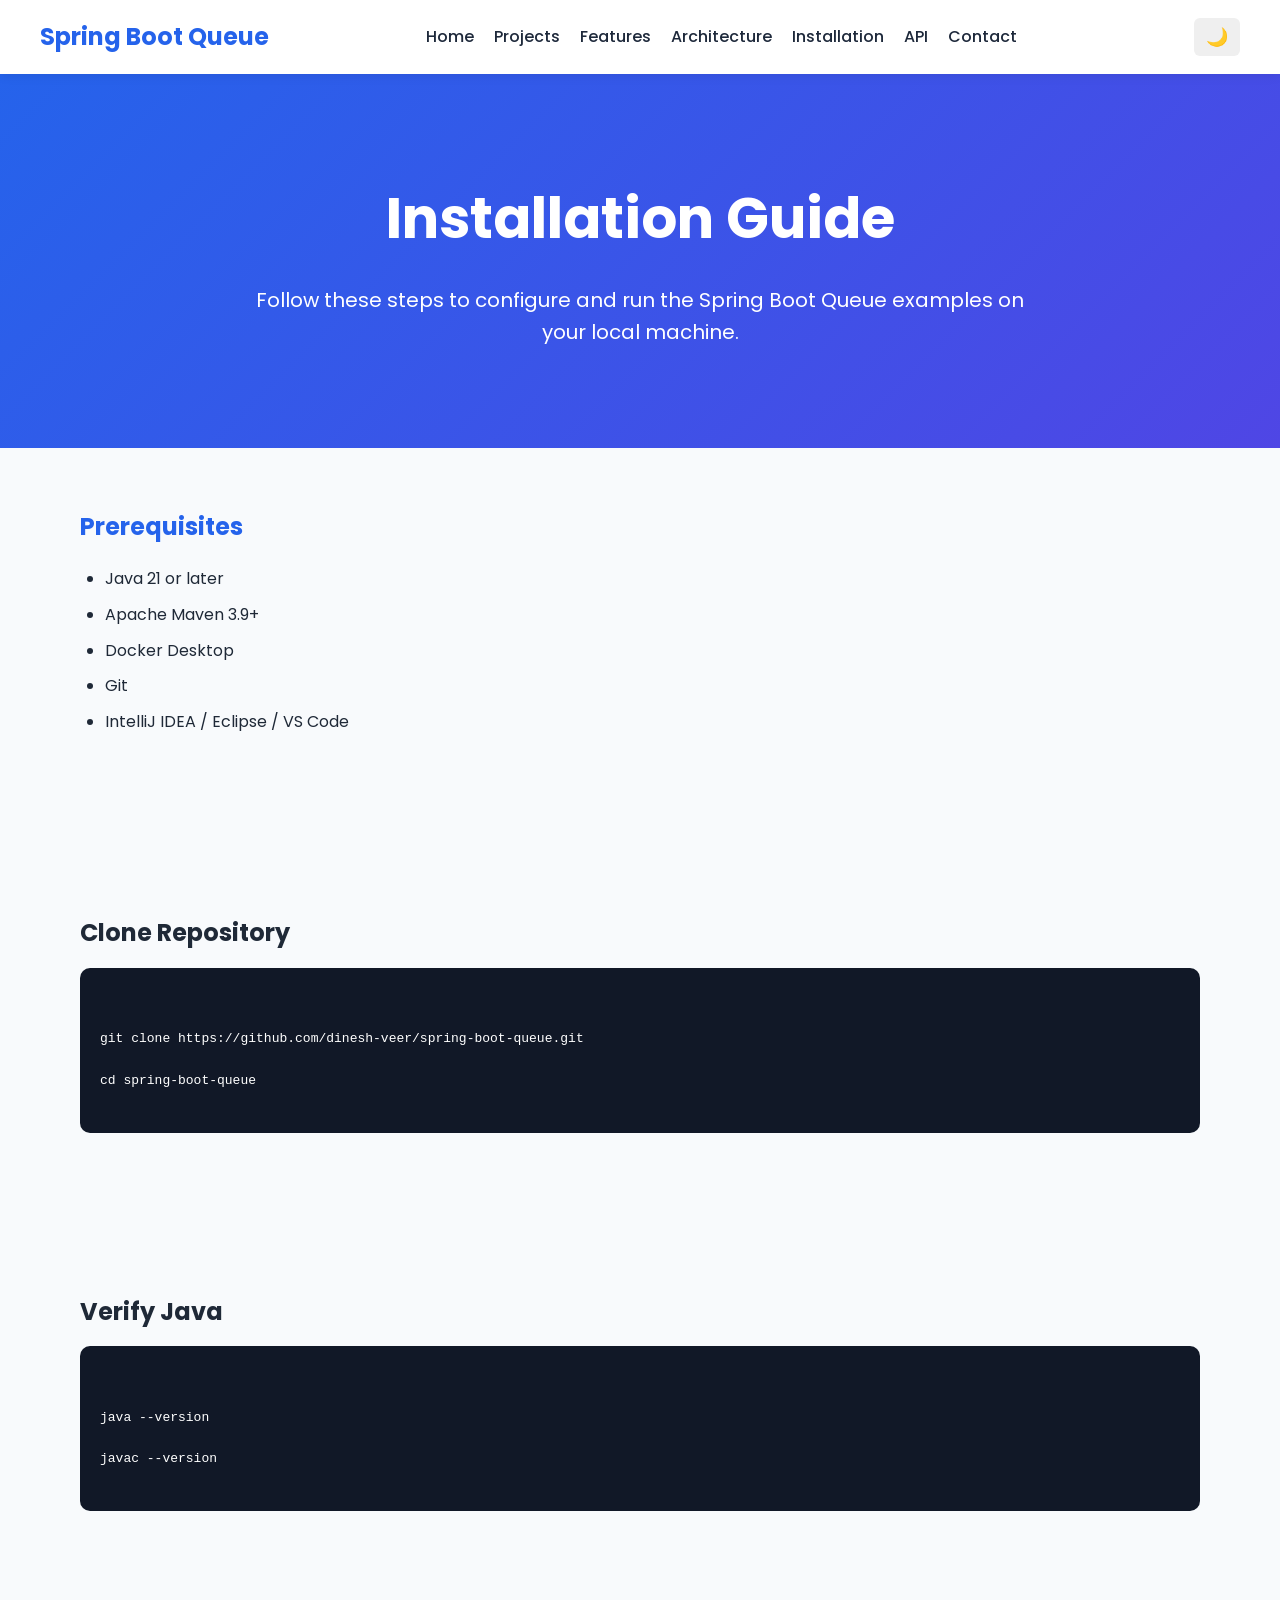
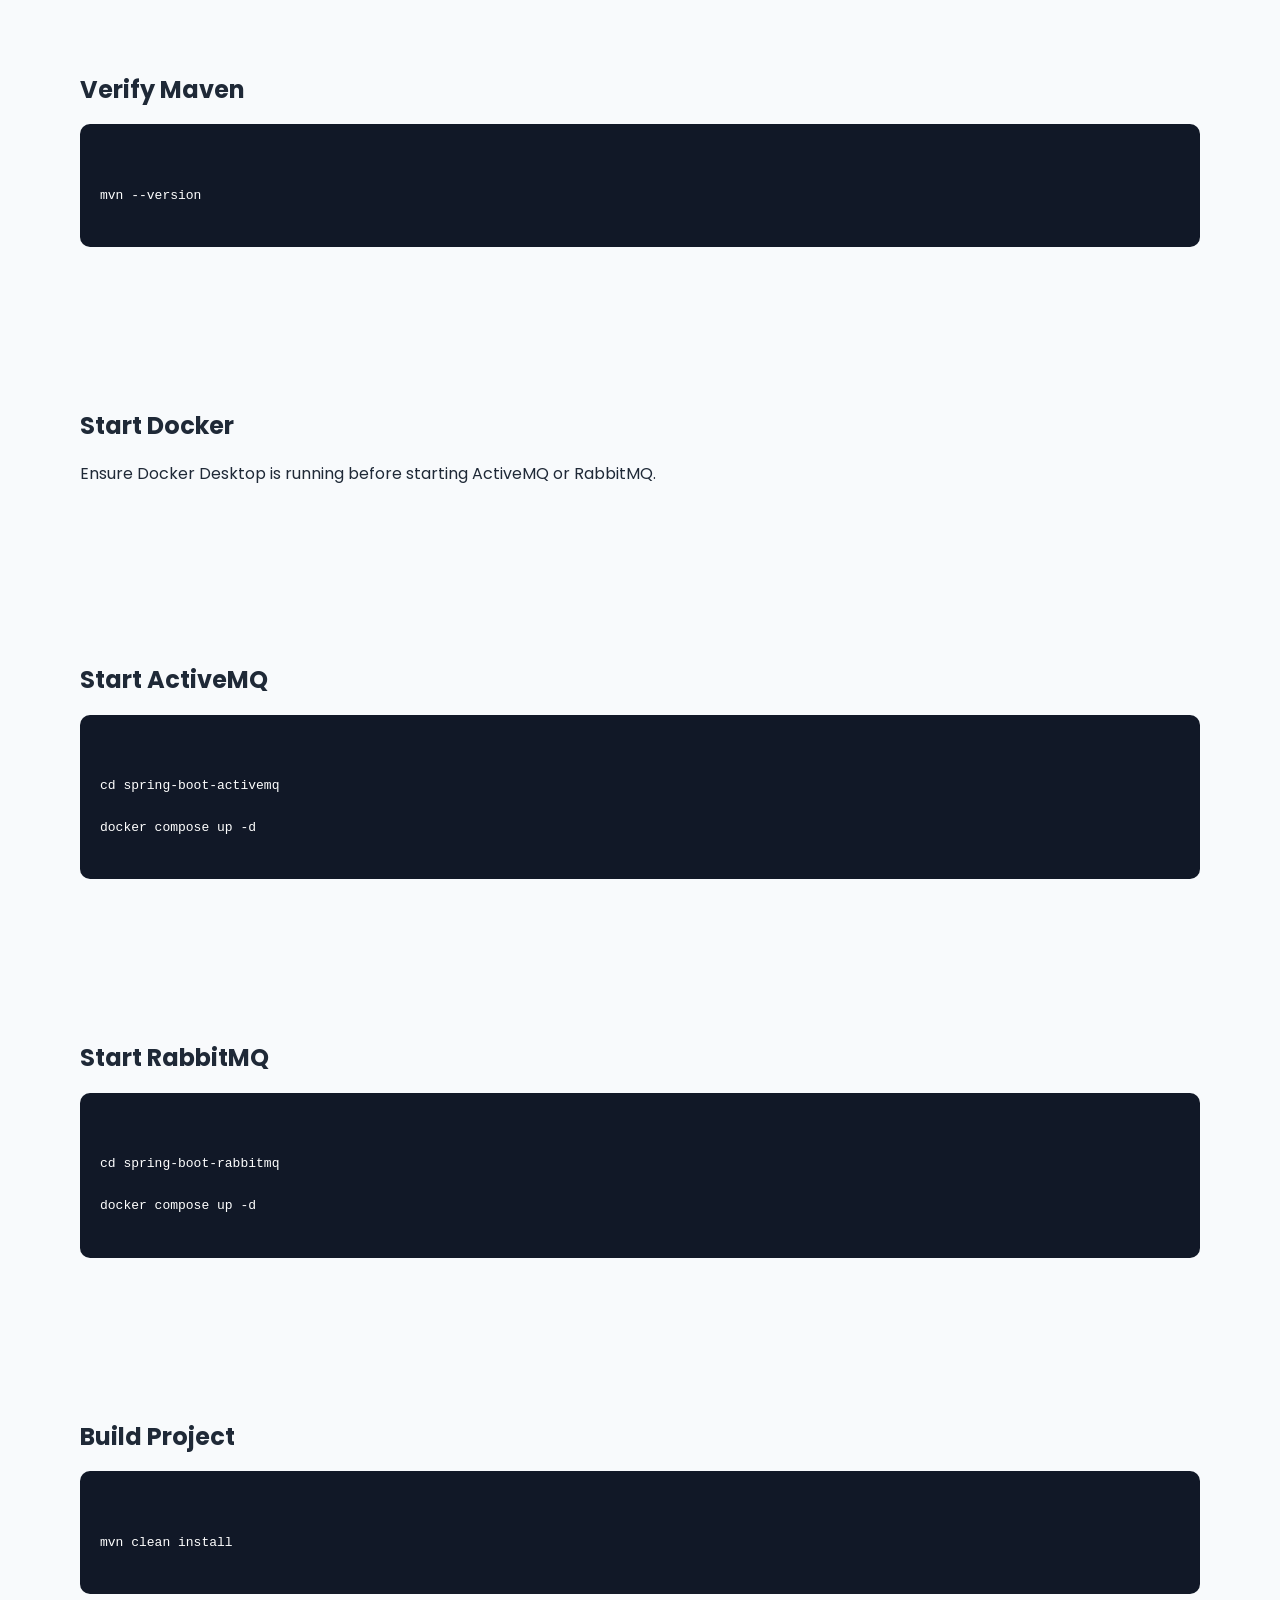
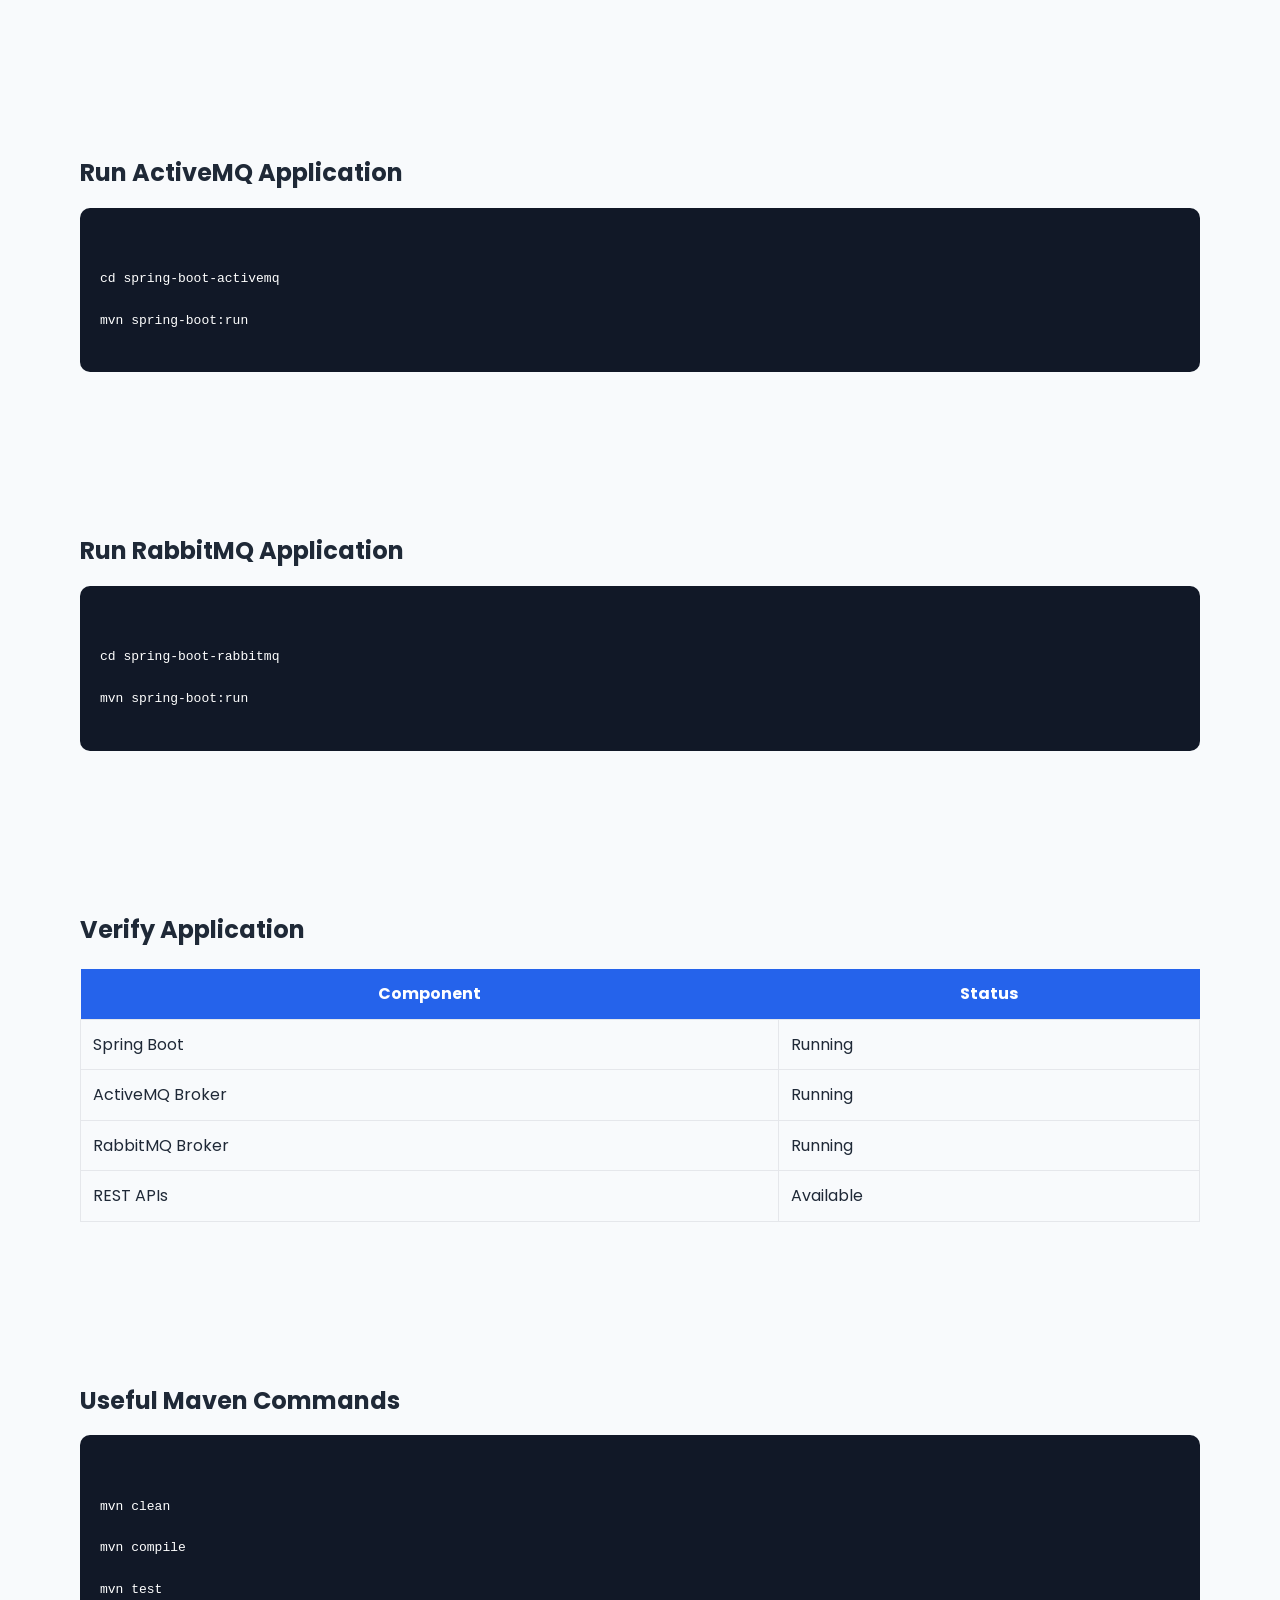
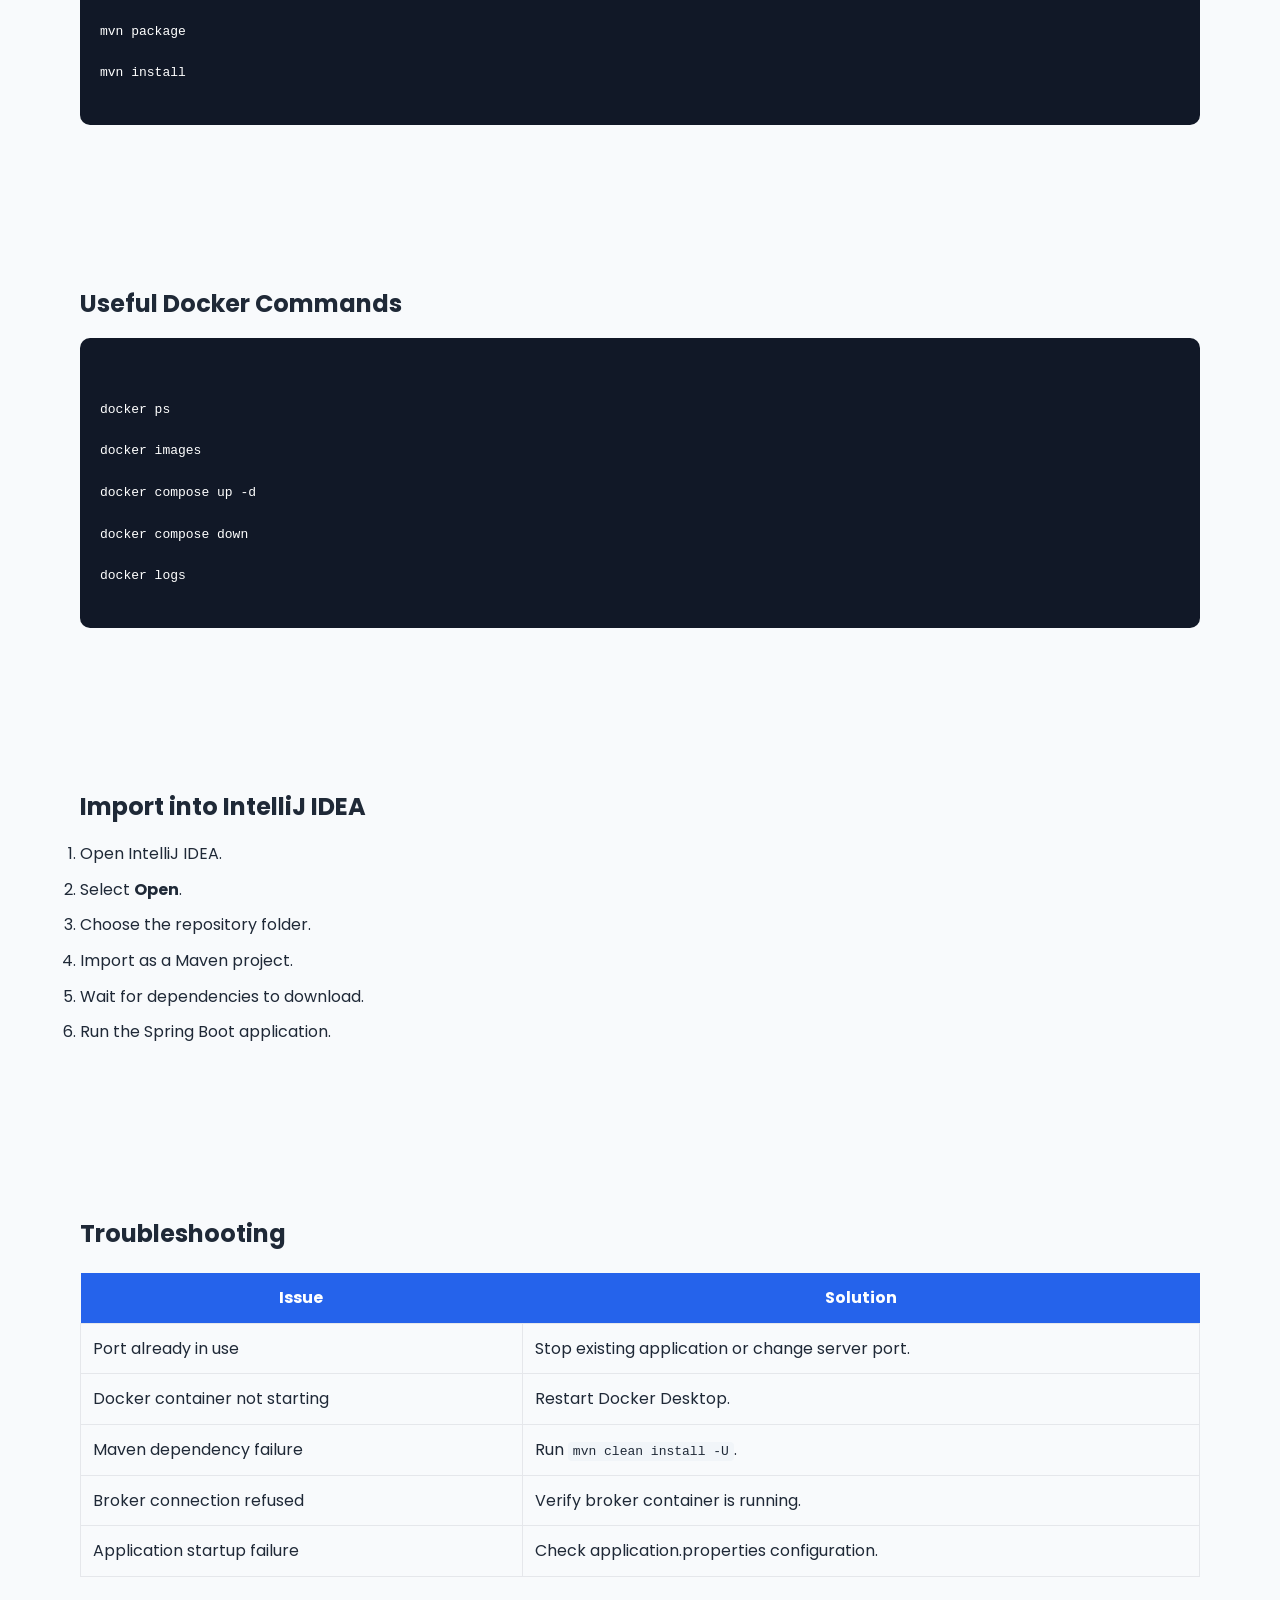
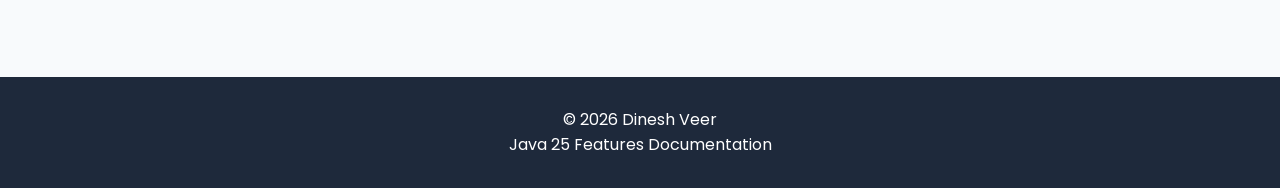
<file: docs/installation.html>
<!DOCTYPE html>
<html lang="en">

<head>

    <meta charset="UTF-8">

    <meta name="viewport"
          content="width=device-width, initial-scale=1.0">

    <title>Installation | Spring Boot Queue</title>

    <link rel="stylesheet"
          href="style.css">

    <link rel="preconnect"
          href="https://fonts.googleapis.com">

    <link rel="preconnect"
          href="https://fonts.gstatic.com"
          crossorigin>

    <link href="https://fonts.googleapis.com/css2?family=Poppins:wght@300;400;500;600;700&display=swap"
          rel="stylesheet">

</head>

<body>

<header>

    <div class="logo">

        Spring Boot Queue

    </div>

    <nav>

        <a href="index.html">Home</a>
        <a href="projects.html">Projects</a>
        <a href="features.html">Features</a>
        <a href="architecture.html">Architecture</a>
        <a href="installation.html">Installation</a>
        <a href="api.html">API</a>
        <a href="contact.html">Contact</a>

    </nav>

</header>

<section class="hero">

    <div class="hero-content">

        <h1>Installation Guide</h1>

        <p>

            Follow these steps to configure and run the
            Spring Boot Queue examples on your local machine.

        </p>

    </div>

</section>

<section class="content">

    <h1>Prerequisites</h1>

    <ul>

        <li>Java 21 or later</li>

        <li>Apache Maven 3.9+</li>

        <li>Docker Desktop</li>

        <li>Git</li>

        <li>IntelliJ IDEA / Eclipse / VS Code</li>

    </ul>

</section>

<section class="content">

    <h2>Clone Repository</h2>

    <pre><code>

git clone https://github.com/dinesh-veer/spring-boot-queue.git

cd spring-boot-queue

</code></pre>

</section>

<section class="content">

    <h2>Verify Java</h2>

    <pre><code>

java --version

javac --version

</code></pre>

</section>

<section class="content">

    <h2>Verify Maven</h2>

    <pre><code>

mvn --version

</code></pre>

</section>

<section class="content">

    <h2>Start Docker</h2>

    <p>

        Ensure Docker Desktop is running before starting
        ActiveMQ or RabbitMQ.

    </p>

</section>

<section class="content">

    <h2>Start ActiveMQ</h2>

    <pre><code>

cd spring-boot-activemq

docker compose up -d

</code></pre>

</section>

<section class="content">

    <h2>Start RabbitMQ</h2>

    <pre><code>

cd spring-boot-rabbitmq

docker compose up -d

</code></pre>

</section>

<section class="content">

    <h2>Build Project</h2>

    <pre><code>

mvn clean install

</code></pre>

</section>

<section class="content">

    <h2>Run ActiveMQ Application</h2>

    <pre><code>

cd spring-boot-activemq

mvn spring-boot:run

</code></pre>

</section>

<section class="content">

    <h2>Run RabbitMQ Application</h2>

    <pre><code>

cd spring-boot-rabbitmq

mvn spring-boot:run

</code></pre>

</section>

<section class="content">

    <h2>Verify Application</h2>

    <table>

        <thead>

        <tr>

            <th>Component</th>

            <th>Status</th>

        </tr>

        </thead>

        <tbody>

        <tr>

            <td>Spring Boot</td>

            <td>Running</td>

        </tr>

        <tr>

            <td>ActiveMQ Broker</td>

            <td>Running</td>

        </tr>

        <tr>

            <td>RabbitMQ Broker</td>

            <td>Running</td>

        </tr>

        <tr>

            <td>REST APIs</td>

            <td>Available</td>

        </tr>

        </tbody>

    </table>

</section>

<section class="content">

    <h2>Useful Maven Commands</h2>

    <pre><code>

mvn clean

mvn compile

mvn test

mvn package

mvn install

</code></pre>

</section>

<section class="content">

    <h2>Useful Docker Commands</h2>

    <pre><code>

docker ps

docker images

docker compose up -d

docker compose down

docker logs <container-name>

</code></pre>

</section>

<section class="content">

    <h2>Import into IntelliJ IDEA</h2>

    <ol>

        <li>Open IntelliJ IDEA.</li>

        <li>Select <strong>Open</strong>.</li>

        <li>Choose the repository folder.</li>

        <li>Import as a Maven project.</li>

        <li>Wait for dependencies to download.</li>

        <li>Run the Spring Boot application.</li>

    </ol>

</section>

<section class="content">

    <h2>Troubleshooting</h2>

    <table>

        <thead>

        <tr>

            <th>Issue</th>

            <th>Solution</th>

        </tr>

        </thead>

        <tbody>

        <tr>

            <td>Port already in use</td>

            <td>Stop existing application or change server port.</td>

        </tr>

        <tr>

            <td>Docker container not starting</td>

            <td>Restart Docker Desktop.</td>

        </tr>

        <tr>

            <td>Maven dependency failure</td>

            <td>Run <code>mvn clean install -U</code>.</td>

        </tr>

        <tr>

            <td>Broker connection refused</td>

            <td>Verify broker container is running.</td>

        </tr>

        <tr>

            <td>Application startup failure</td>

            <td>Check application.properties configuration.</td>

        </tr>

        </tbody>

    </table>

</section>

<footer>

    <p>

        © 2026 Dinesh Veer

    </p>

    <p>

        Spring Boot Queue Documentation

    </p>

</footer>

<script src="script.js"></script>

</body>

</html>
</file>
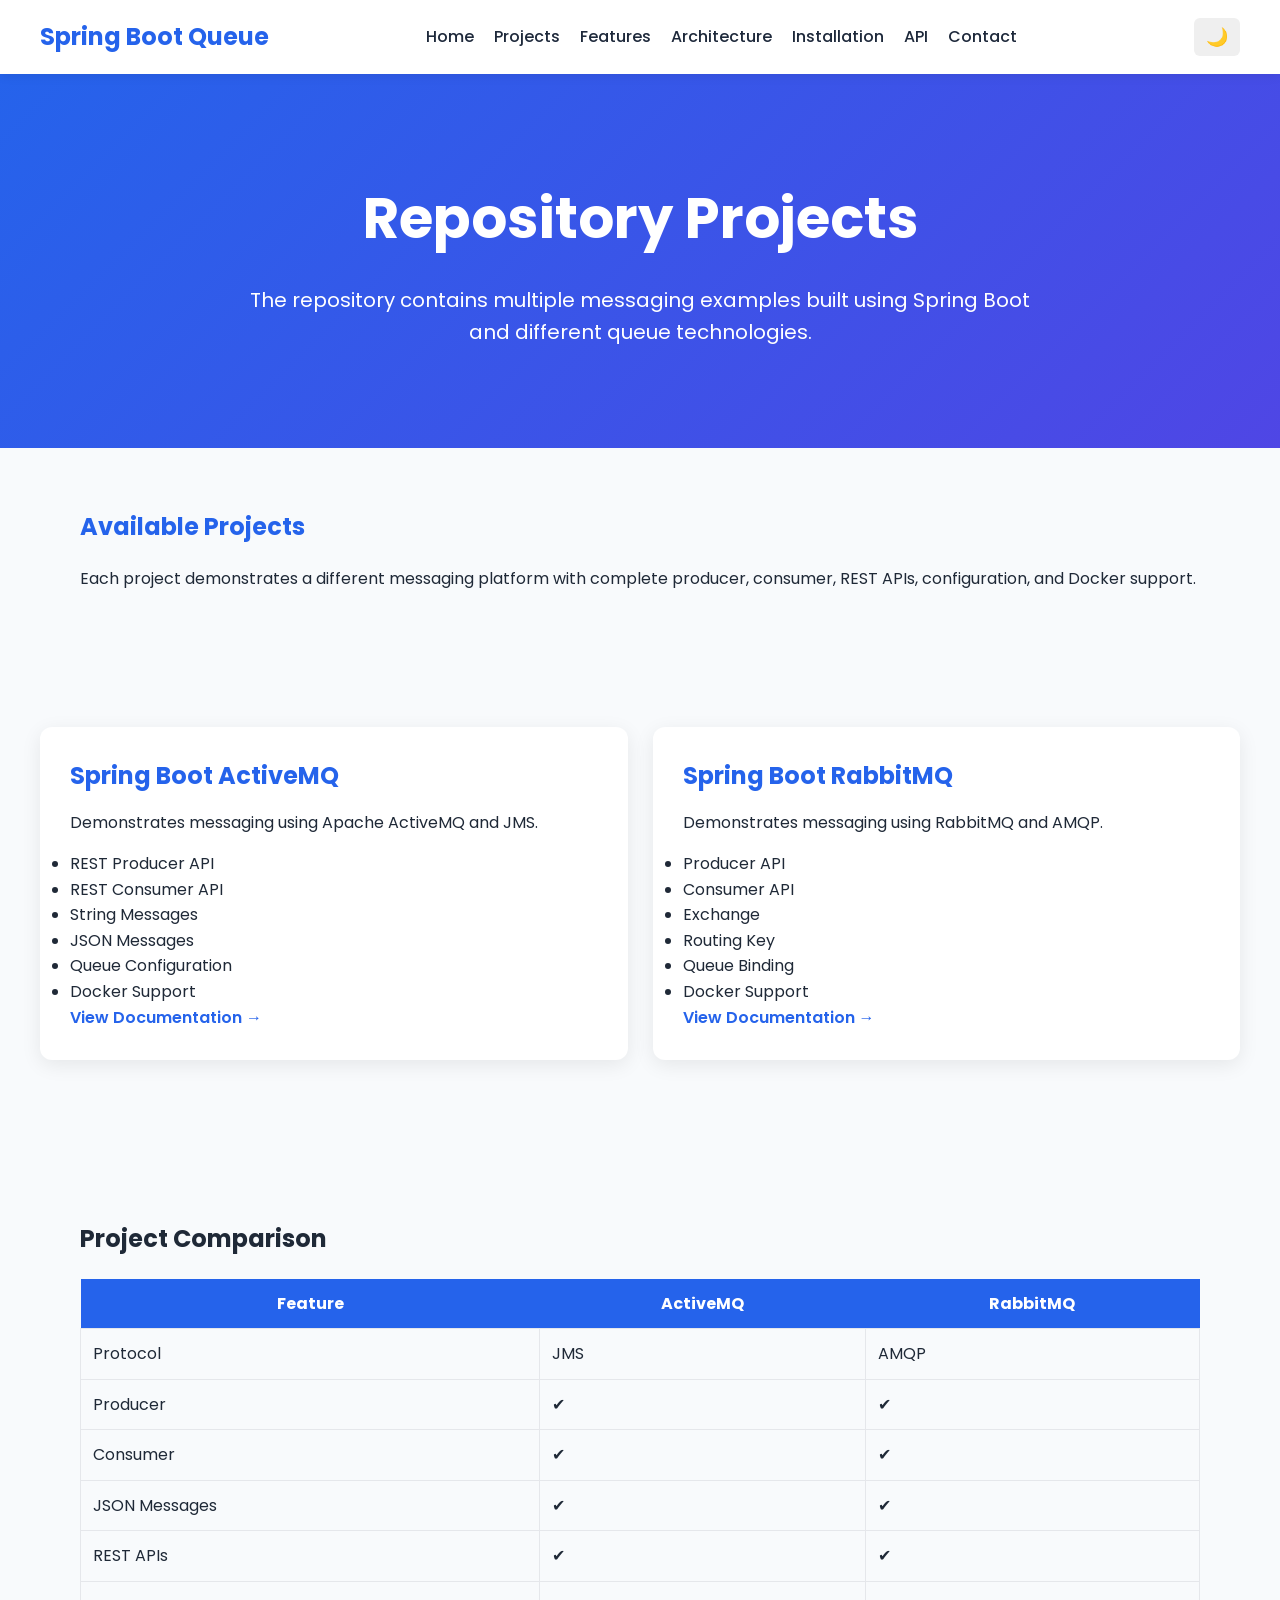
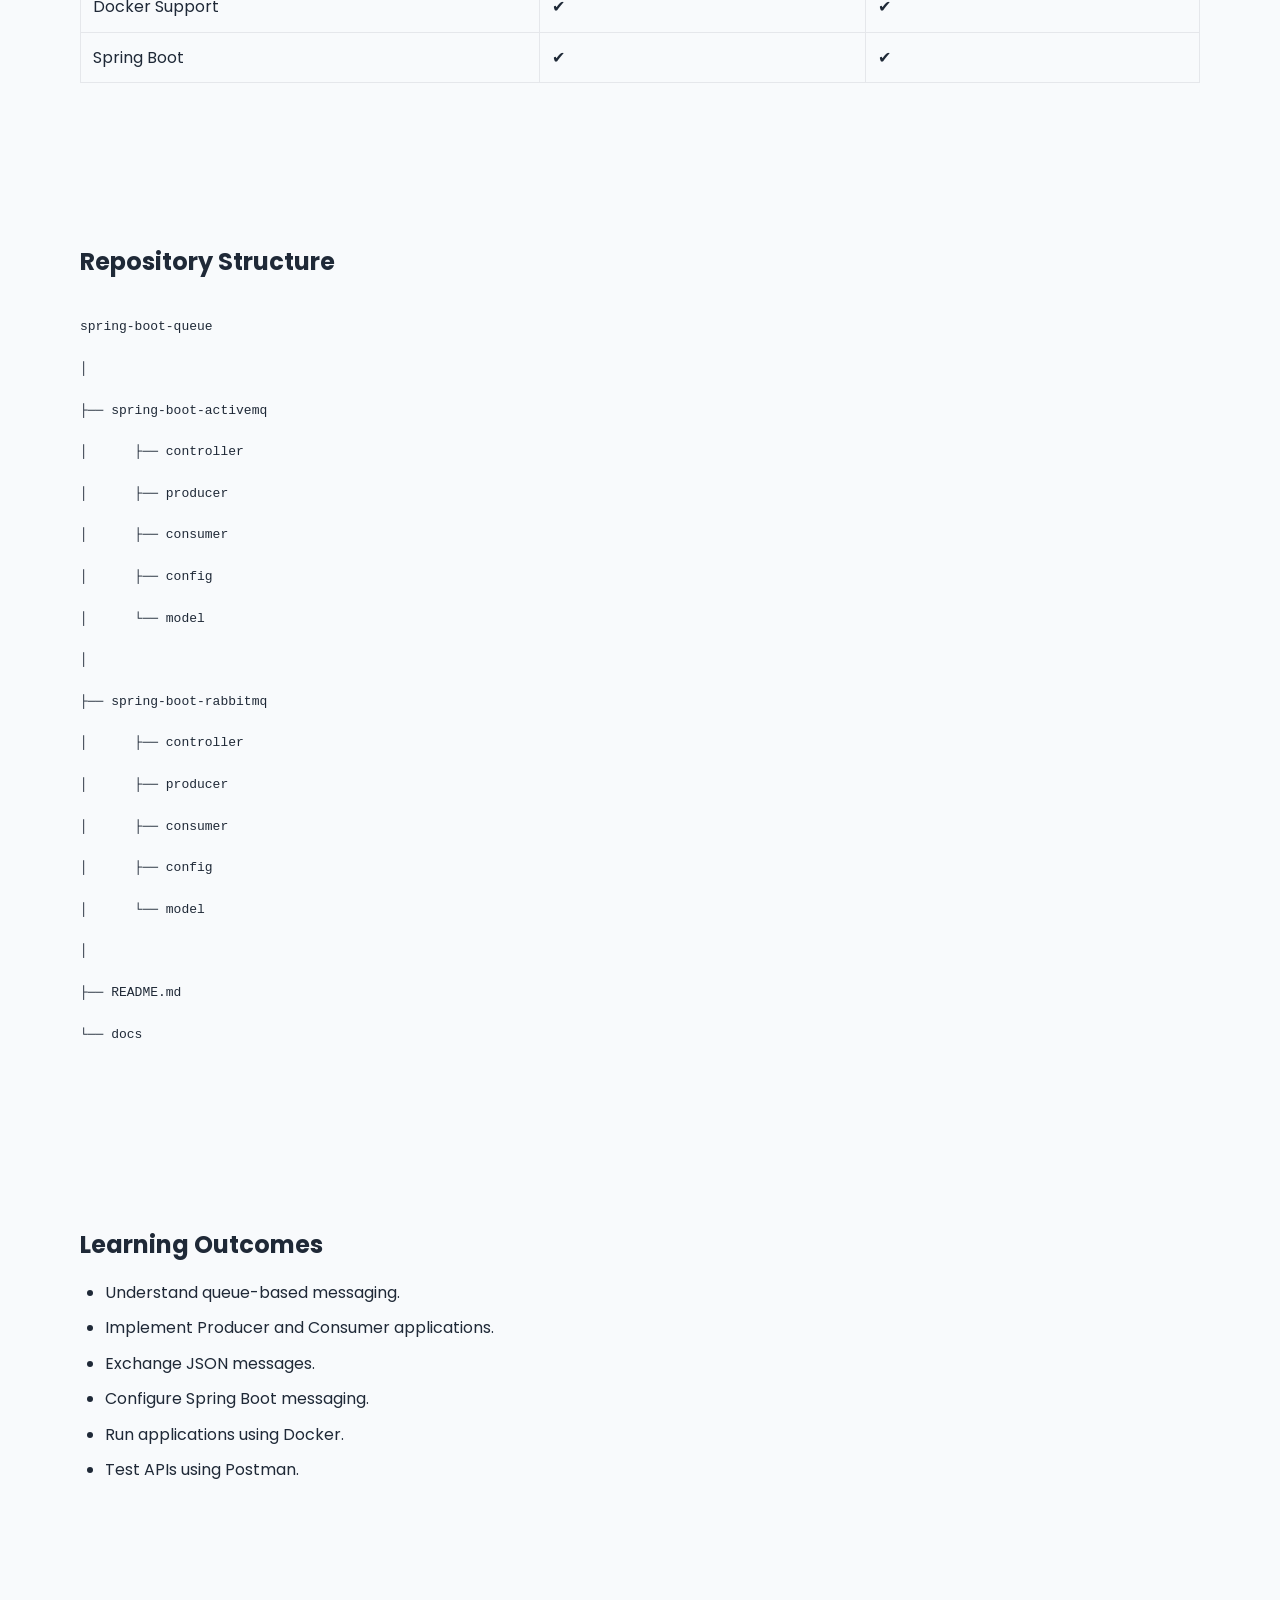
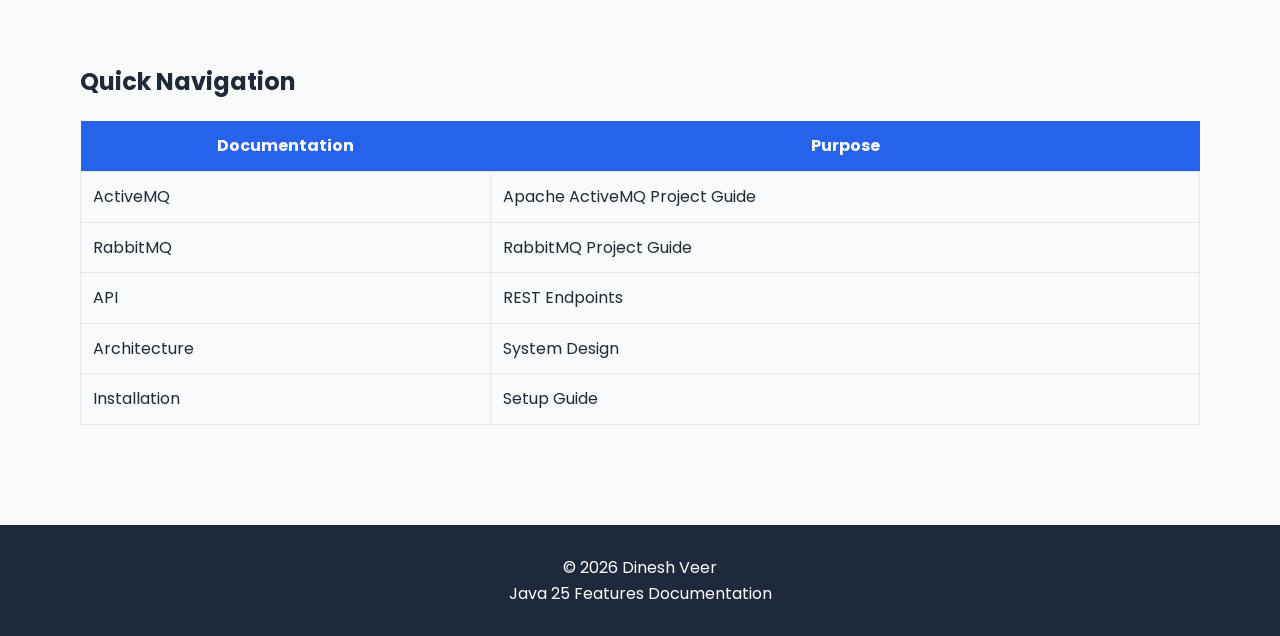
<file: docs/projects.html>
<!DOCTYPE html>
<html lang="en">

<head>

    <meta charset="UTF-8">

    <meta name="viewport"
          content="width=device-width, initial-scale=1.0">

    <title>Projects | Spring Boot Queue</title>

    <link rel="stylesheet" href="style.css">

    <link rel="preconnect"
          href="https://fonts.googleapis.com">

    <link rel="preconnect"
          href="https://fonts.gstatic.com"
          crossorigin>

    <link href="https://fonts.googleapis.com/css2?family=Poppins:wght@300;400;500;600;700&display=swap"
          rel="stylesheet">

</head>

<body>

<header>

    <div class="logo">

        Spring Boot Queue

    </div>

    <nav>

        <a href="index.html">Home</a>
        <a href="projects.html">Projects</a>
        <a href="features.html">Features</a>
        <a href="architecture.html">Architecture</a>
        <a href="installation.html">Installation</a>
        <a href="api.html">API</a>
        <a href="contact.html">Contact</a>

    </nav>

</header>

<section class="hero">

    <div class="hero-content">

        <h1>Repository Projects</h1>

        <p>

            The repository contains multiple messaging examples
            built using Spring Boot and different queue technologies.

        </p>

    </div>

</section>

<section class="content">

    <h1>Available Projects</h1>

    <p>

        Each project demonstrates a different messaging platform with
        complete producer,
        consumer,
        REST APIs,
        configuration,
        and Docker support.

    </p>

</section>

<section class="cards">

    <div class="card">

        <h2>Spring Boot ActiveMQ</h2>

        <p>

            Demonstrates messaging using Apache ActiveMQ and JMS.

        </p>

        <ul>

            <li>REST Producer API</li>

            <li>REST Consumer API</li>

            <li>String Messages</li>

            <li>JSON Messages</li>

            <li>Queue Configuration</li>

            <li>Docker Support</li>

        </ul>

        <a href="activemq.html">

            View Documentation →

        </a>

    </div>

    <div class="card">

        <h2>Spring Boot RabbitMQ</h2>

        <p>

            Demonstrates messaging using RabbitMQ and AMQP.

        </p>

        <ul>

            <li>Producer API</li>

            <li>Consumer API</li>

            <li>Exchange</li>

            <li>Routing Key</li>

            <li>Queue Binding</li>

            <li>Docker Support</li>

        </ul>

        <a href="rabbitmq.html">

            View Documentation →

        </a>

    </div>

</section>

<section class="content">

    <h2>Project Comparison</h2>

    <table>

        <thead>

        <tr>

            <th>Feature</th>

            <th>ActiveMQ</th>

            <th>RabbitMQ</th>

        </tr>

        </thead>

        <tbody>

        <tr>

            <td>Protocol</td>

            <td>JMS</td>

            <td>AMQP</td>

        </tr>

        <tr>

            <td>Producer</td>

            <td>✔</td>

            <td>✔</td>

        </tr>

        <tr>

            <td>Consumer</td>

            <td>✔</td>

            <td>✔</td>

        </tr>

        <tr>

            <td>JSON Messages</td>

            <td>✔</td>

            <td>✔</td>

        </tr>

        <tr>

            <td>REST APIs</td>

            <td>✔</td>

            <td>✔</td>

        </tr>

        <tr>

            <td>Docker Support</td>

            <td>✔</td>

            <td>✔</td>

        </tr>

        <tr>

            <td>Spring Boot</td>

            <td>✔</td>

            <td>✔</td>

        </tr>

        </tbody>

    </table>

</section>

<section class="content">

    <h2>Repository Structure</h2>

    <pre>

spring-boot-queue

│

├── spring-boot-activemq

│      ├── controller

│      ├── producer

│      ├── consumer

│      ├── config

│      └── model

│

├── spring-boot-rabbitmq

│      ├── controller

│      ├── producer

│      ├── consumer

│      ├── config

│      └── model

│

├── README.md

└── docs

</pre>

</section>

<section class="content">

    <h2>Learning Outcomes</h2>

    <ul>

        <li>Understand queue-based messaging.</li>

        <li>Implement Producer and Consumer applications.</li>

        <li>Exchange JSON messages.</li>

        <li>Configure Spring Boot messaging.</li>

        <li>Run applications using Docker.</li>

        <li>Test APIs using Postman.</li>

    </ul>

</section>

<section class="content">

    <h2>Quick Navigation</h2>

    <table>

        <thead>

        <tr>

            <th>Documentation</th>

            <th>Purpose</th>

        </tr>

        </thead>

        <tbody>

        <tr>

            <td>ActiveMQ</td>

            <td>Apache ActiveMQ Project Guide</td>

        </tr>

        <tr>

            <td>RabbitMQ</td>

            <td>RabbitMQ Project Guide</td>

        </tr>

        <tr>

            <td>API</td>

            <td>REST Endpoints</td>

        </tr>

        <tr>

            <td>Architecture</td>

            <td>System Design</td>

        </tr>

        <tr>

            <td>Installation</td>

            <td>Setup Guide</td>

        </tr>

        </tbody>

    </table>

</section>

<footer>

    <p>

        © 2026 Dinesh Veer

    </p>

    <p>

        Spring Boot Queue Documentation

    </p>

</footer>

<script src="script.js"></script>

</body>

</html>
</file>
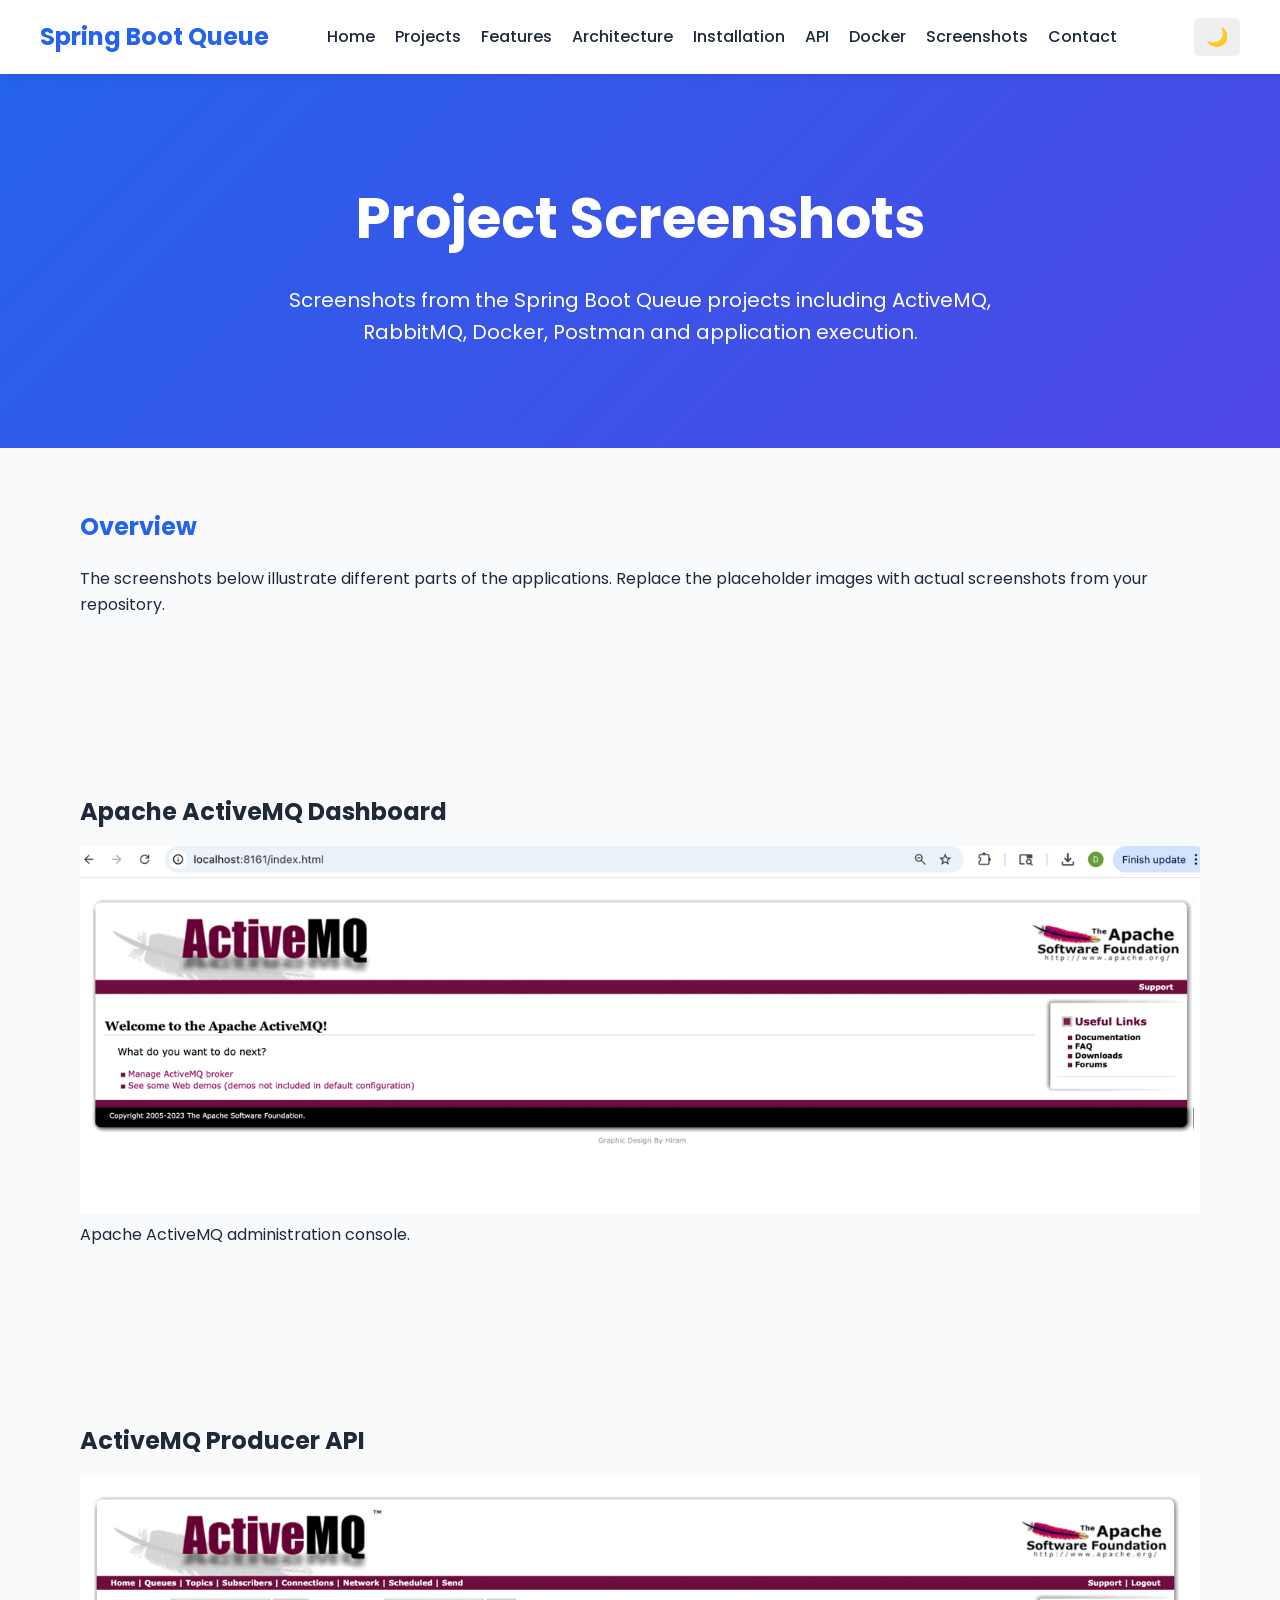
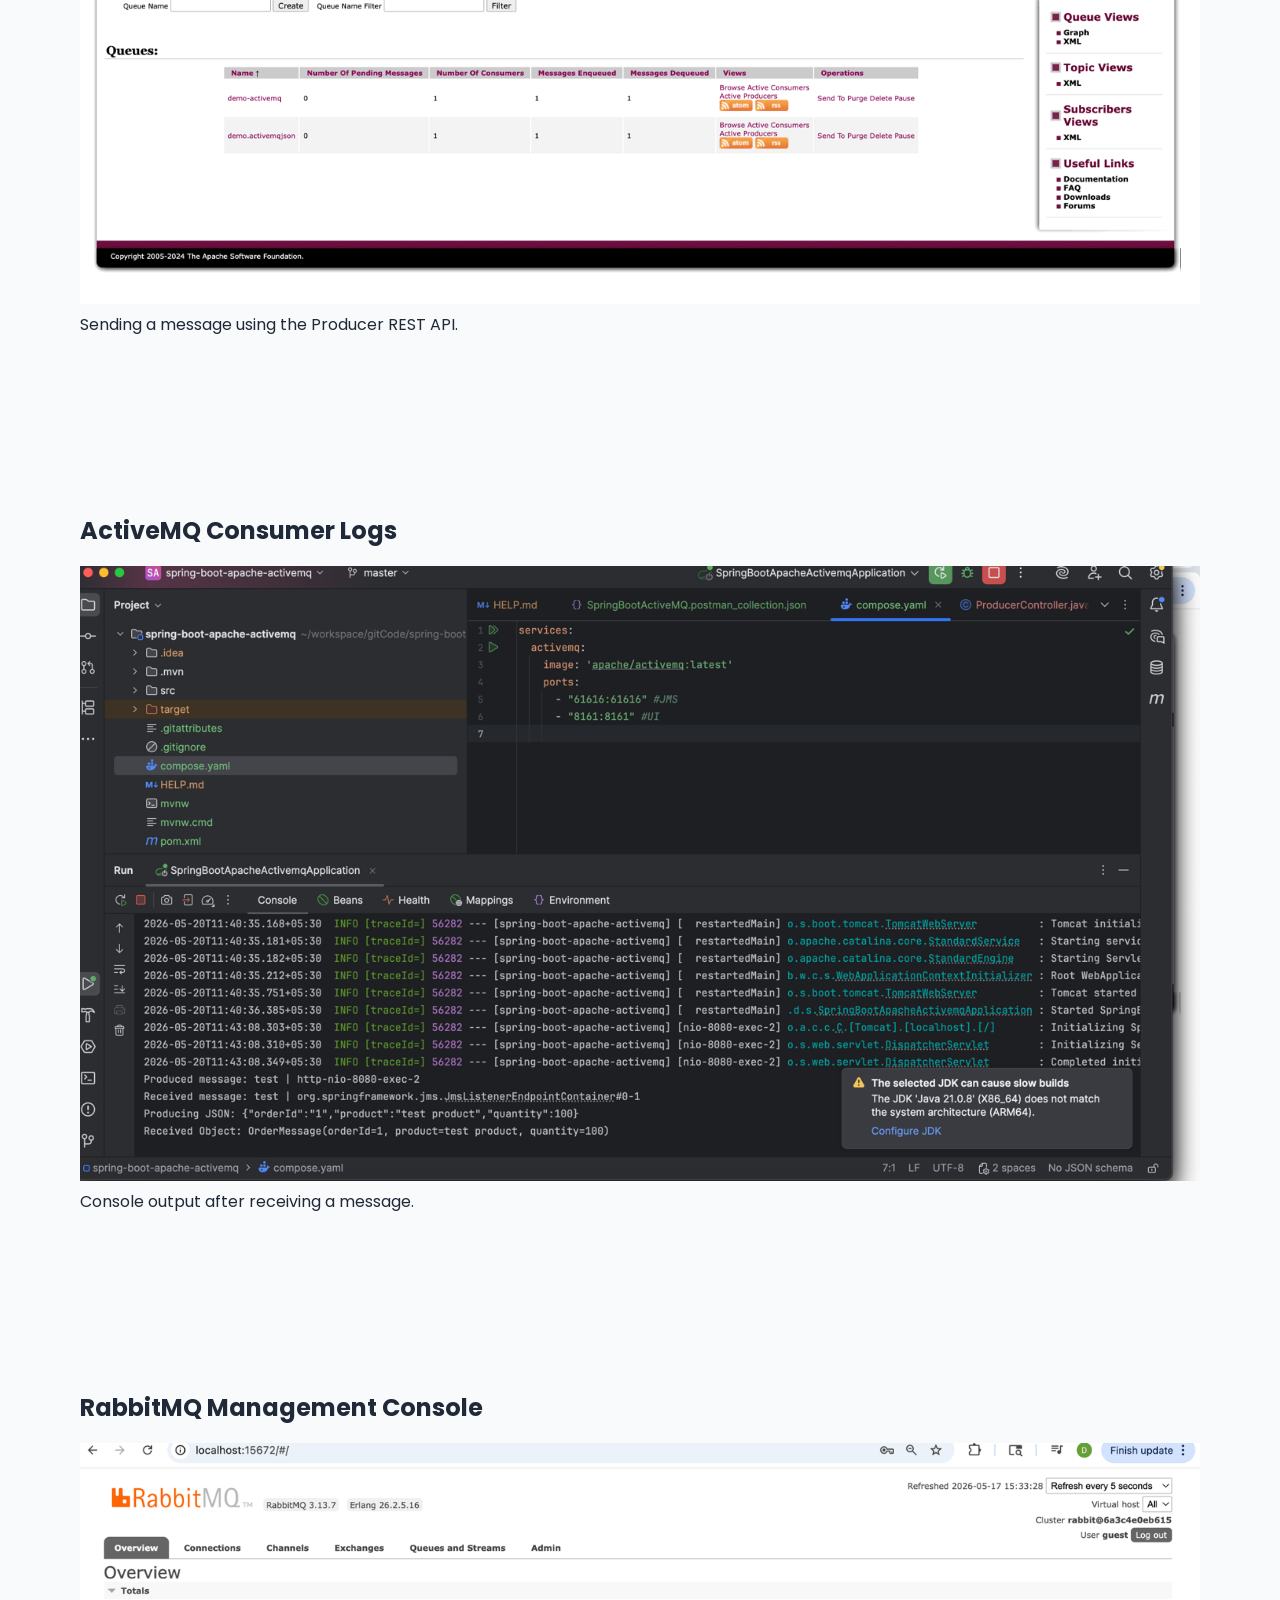
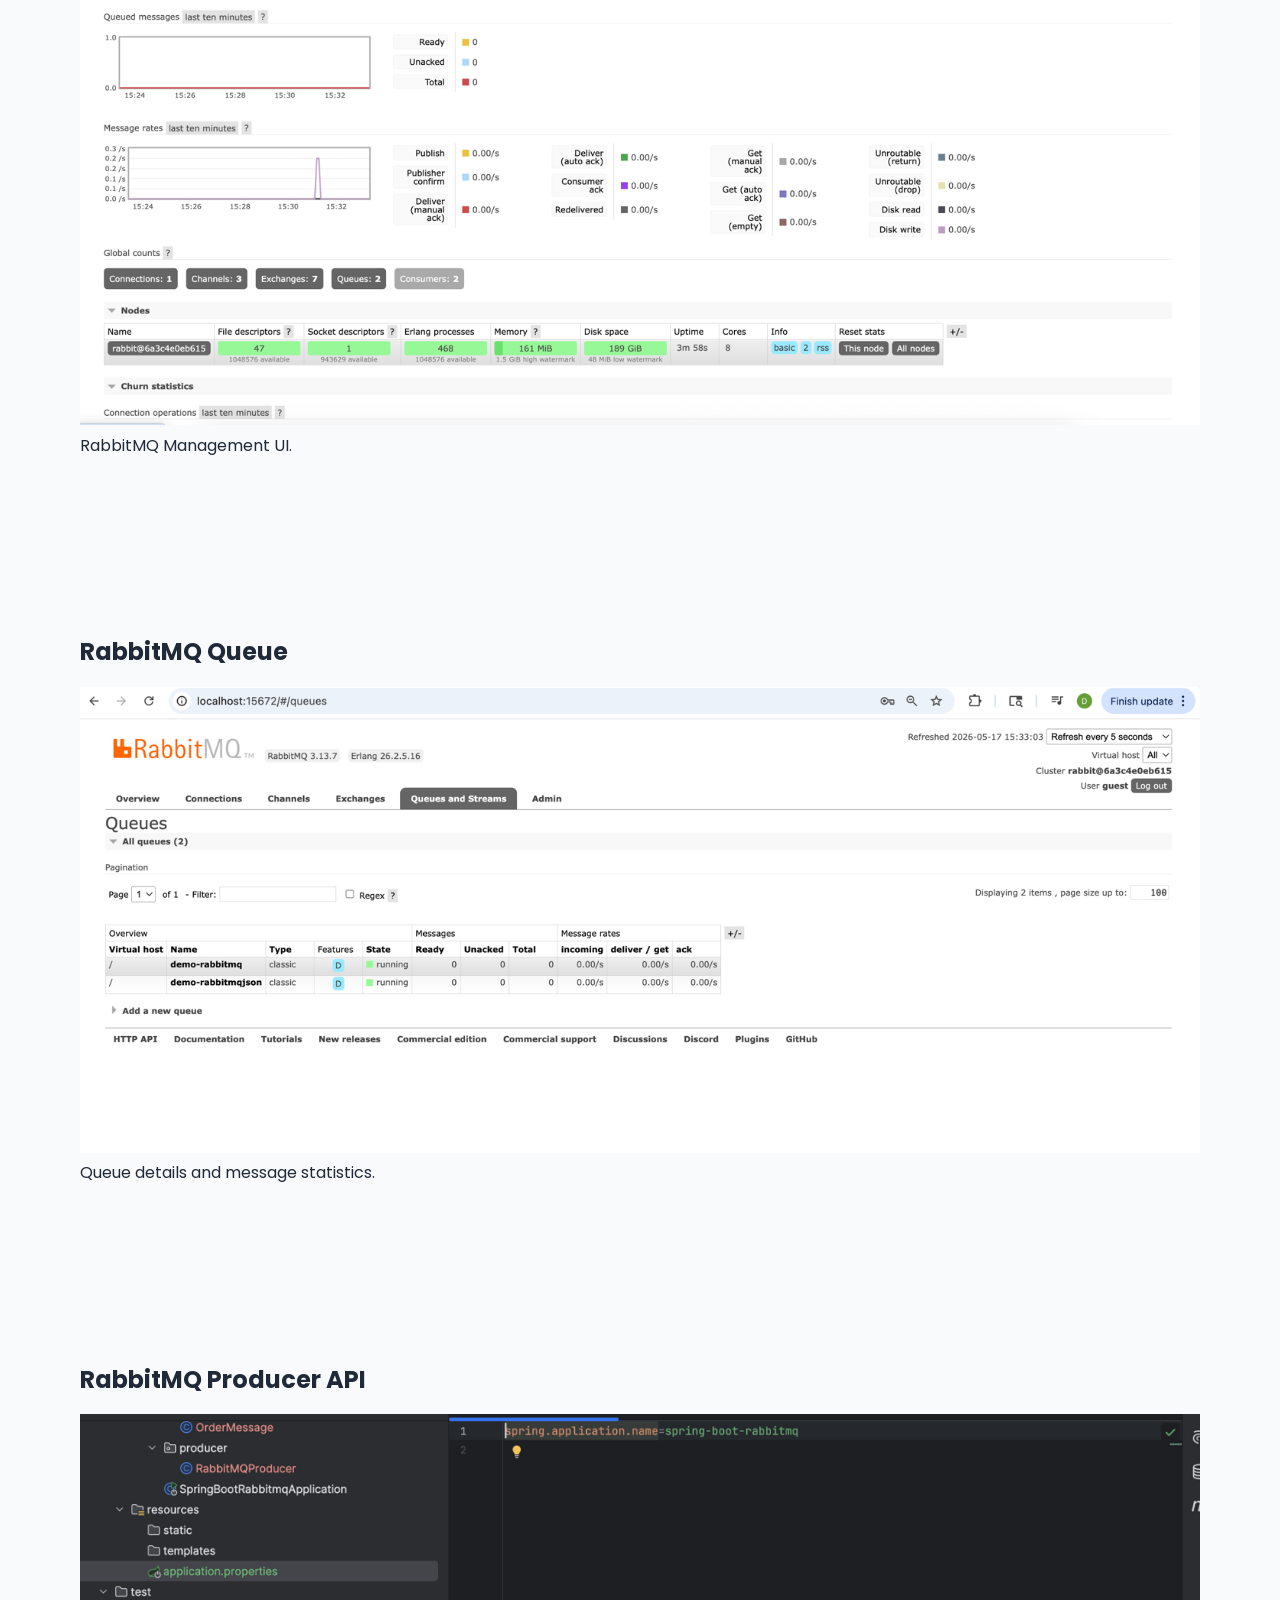
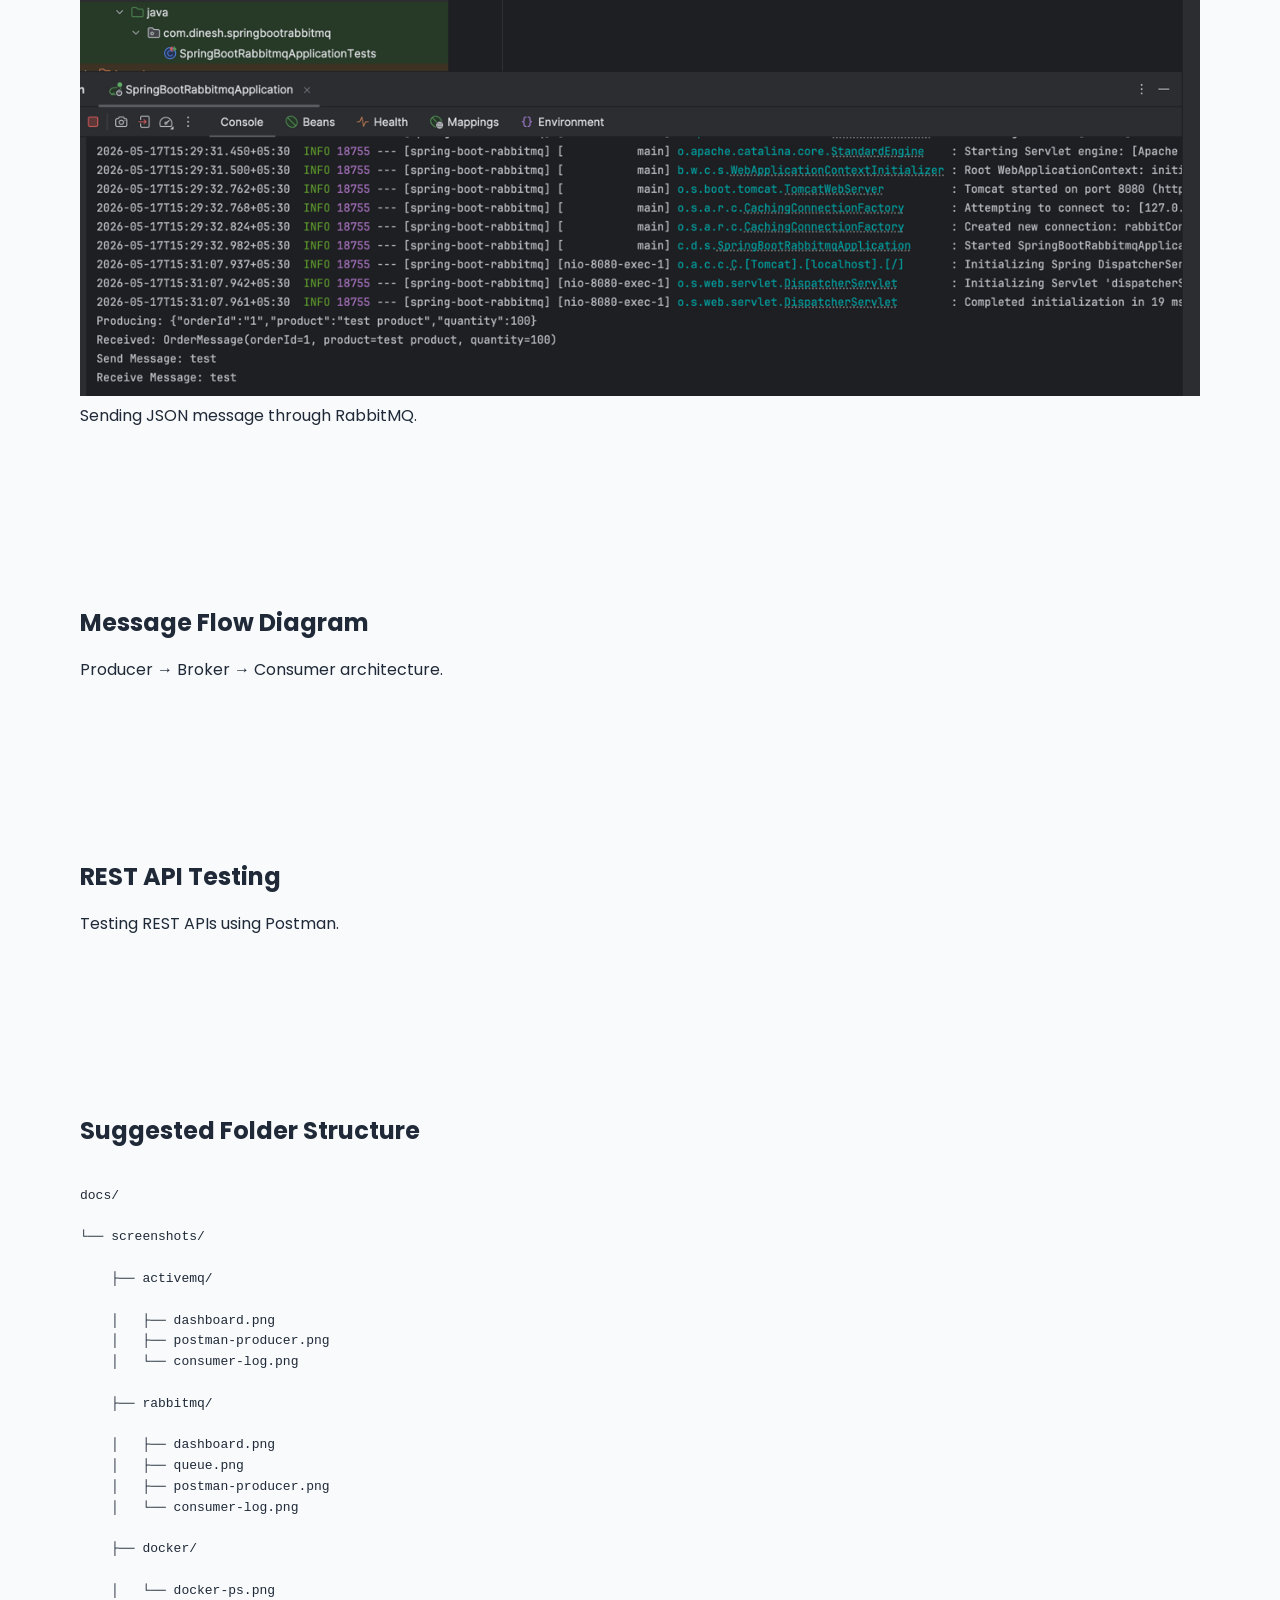
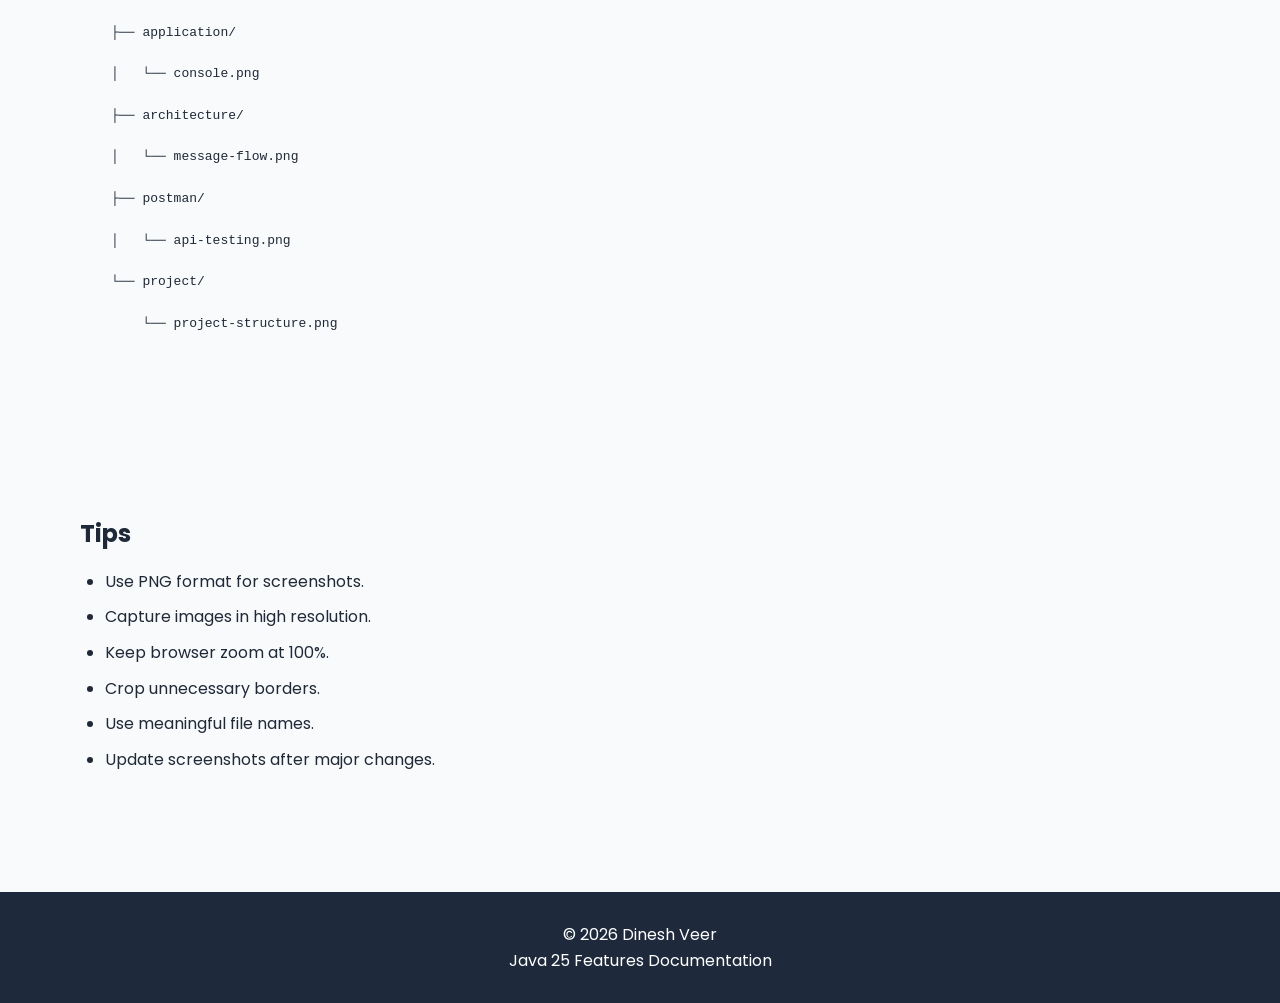
<file: docs/screenshots.html>
<!DOCTYPE html>
<html lang="en">

<head>

    <meta charset="UTF-8">

    <meta name="viewport"
          content="width=device-width, initial-scale=1.0">

    <title>Screenshots | Spring Boot Queue</title>

    <link rel="stylesheet"
          href="style.css">

    <link rel="preconnect"
          href="https://fonts.googleapis.com">

    <link rel="preconnect"
          href="https://fonts.gstatic.com"
          crossorigin>

    <link href="https://fonts.googleapis.com/css2?family=Poppins:wght@300;400;500;600;700&display=swap"
          rel="stylesheet">

</head>

<body>

<header>

    <div class="logo">

        Spring Boot Queue

    </div>

    <nav>

        <a href="index.html">Home</a>
        <a href="projects.html">Projects</a>
        <a href="features.html">Features</a>
        <a href="architecture.html">Architecture</a>
        <a href="installation.html">Installation</a>
        <a href="api.html">API</a>
        <a href="docker.html">Docker</a>
        <a href="screenshots.html">Screenshots</a>
        <a href="contact.html">Contact</a>

    </nav>

</header>

<section class="hero">

    <div class="hero-content">

        <h1>Project Screenshots</h1>

        <p>

            Screenshots from the Spring Boot Queue projects
            including ActiveMQ, RabbitMQ, Docker,
            Postman and application execution.

        </p>

    </div>

</section>

<section class="content">

    <h1>Overview</h1>

    <p>

        The screenshots below illustrate different parts of the
        applications. Replace the placeholder images with actual
        screenshots from your repository.

    </p>

</section>

<section class="content">

    <h2>Apache ActiveMQ Dashboard</h2>

    <img src="../spring-boot-apache-activemq/screenshots/activemq-dashboard.png"
         alt="ActiveMQ Dashboard"
         width="100%">

    <p>

        Apache ActiveMQ administration console.

    </p>

</section>

<section class="content">

    <h2>ActiveMQ Producer API</h2>

    <img src="../spring-boot-apache-activemq/screenshots/activemq-message-browser.png"
         alt="Producer API"
         width="100%">

    <p>

        Sending a message using the Producer REST API.

    </p>

</section>

<section class="content">

    <h2>ActiveMQ Consumer Logs</h2>

    <img src="../spring-boot-apache-activemq/screenshots/messages-in-apachemq.png"
         alt="Consumer Logs"
         width="100%">

    <p>

        Console output after receiving a message.

    </p>

</section>

<section class="content">

    <h2>RabbitMQ Management Console</h2>

    <img src="../spring-boot-rabbitmq/screenshots/rabbitmq-dashboard.png"
         alt="RabbitMQ Dashboard"
         width="100%">

    <p>

        RabbitMQ Management UI.

    </p>

</section>

<section class="content">

    <h2>RabbitMQ Queue</h2>

    <img src="../spring-boot-rabbitmq/screenshots/rabbitmq-queues.png"
         alt="RabbitMQ Queue"
         width="100%">

    <p>

        Queue details and message statistics.

    </p>

</section>

<section class="content">

    <h2>RabbitMQ Producer API</h2>

    <img src="../spring-boot-rabbitmq/screenshots/rabbitmq-exchanges.png"
         alt="RabbitMQ Producer"
         width="100%">

    <p>

        Sending JSON message through RabbitMQ.

    </p>

</section>


<section class="content">

    <h2>Message Flow Diagram</h2>


        Producer → Broker → Consumer architecture.

    </p>

</section>

<section class="content">

    <h2>REST API Testing</h2>


    <p>

        Testing REST APIs using Postman.

    </p>

</section>

<section class="content">

    <h2>Suggested Folder Structure</h2>

    <pre>

docs/

└── screenshots/

    ├── activemq/

    │   ├── dashboard.png
    │   ├── postman-producer.png
    │   └── consumer-log.png

    ├── rabbitmq/

    │   ├── dashboard.png
    │   ├── queue.png
    │   ├── postman-producer.png
    │   └── consumer-log.png

    ├── docker/

    │   └── docker-ps.png

    ├── application/

    │   └── console.png

    ├── architecture/

    │   └── message-flow.png

    ├── postman/

    │   └── api-testing.png

    └── project/

        └── project-structure.png

</pre>

</section>

<section class="content">

    <h2>Tips</h2>

    <ul>

        <li>Use PNG format for screenshots.</li>

        <li>Capture images in high resolution.</li>

        <li>Keep browser zoom at 100%.</li>

        <li>Crop unnecessary borders.</li>

        <li>Use meaningful file names.</li>

        <li>Update screenshots after major changes.</li>

    </ul>

</section>

<footer>

    <p>

        © 2026 Dinesh Veer

    </p>

    <p>

        Spring Boot Queue Documentation

    </p>

</footer>

<script src="script.js"></script>

</body>

</html>
</file>
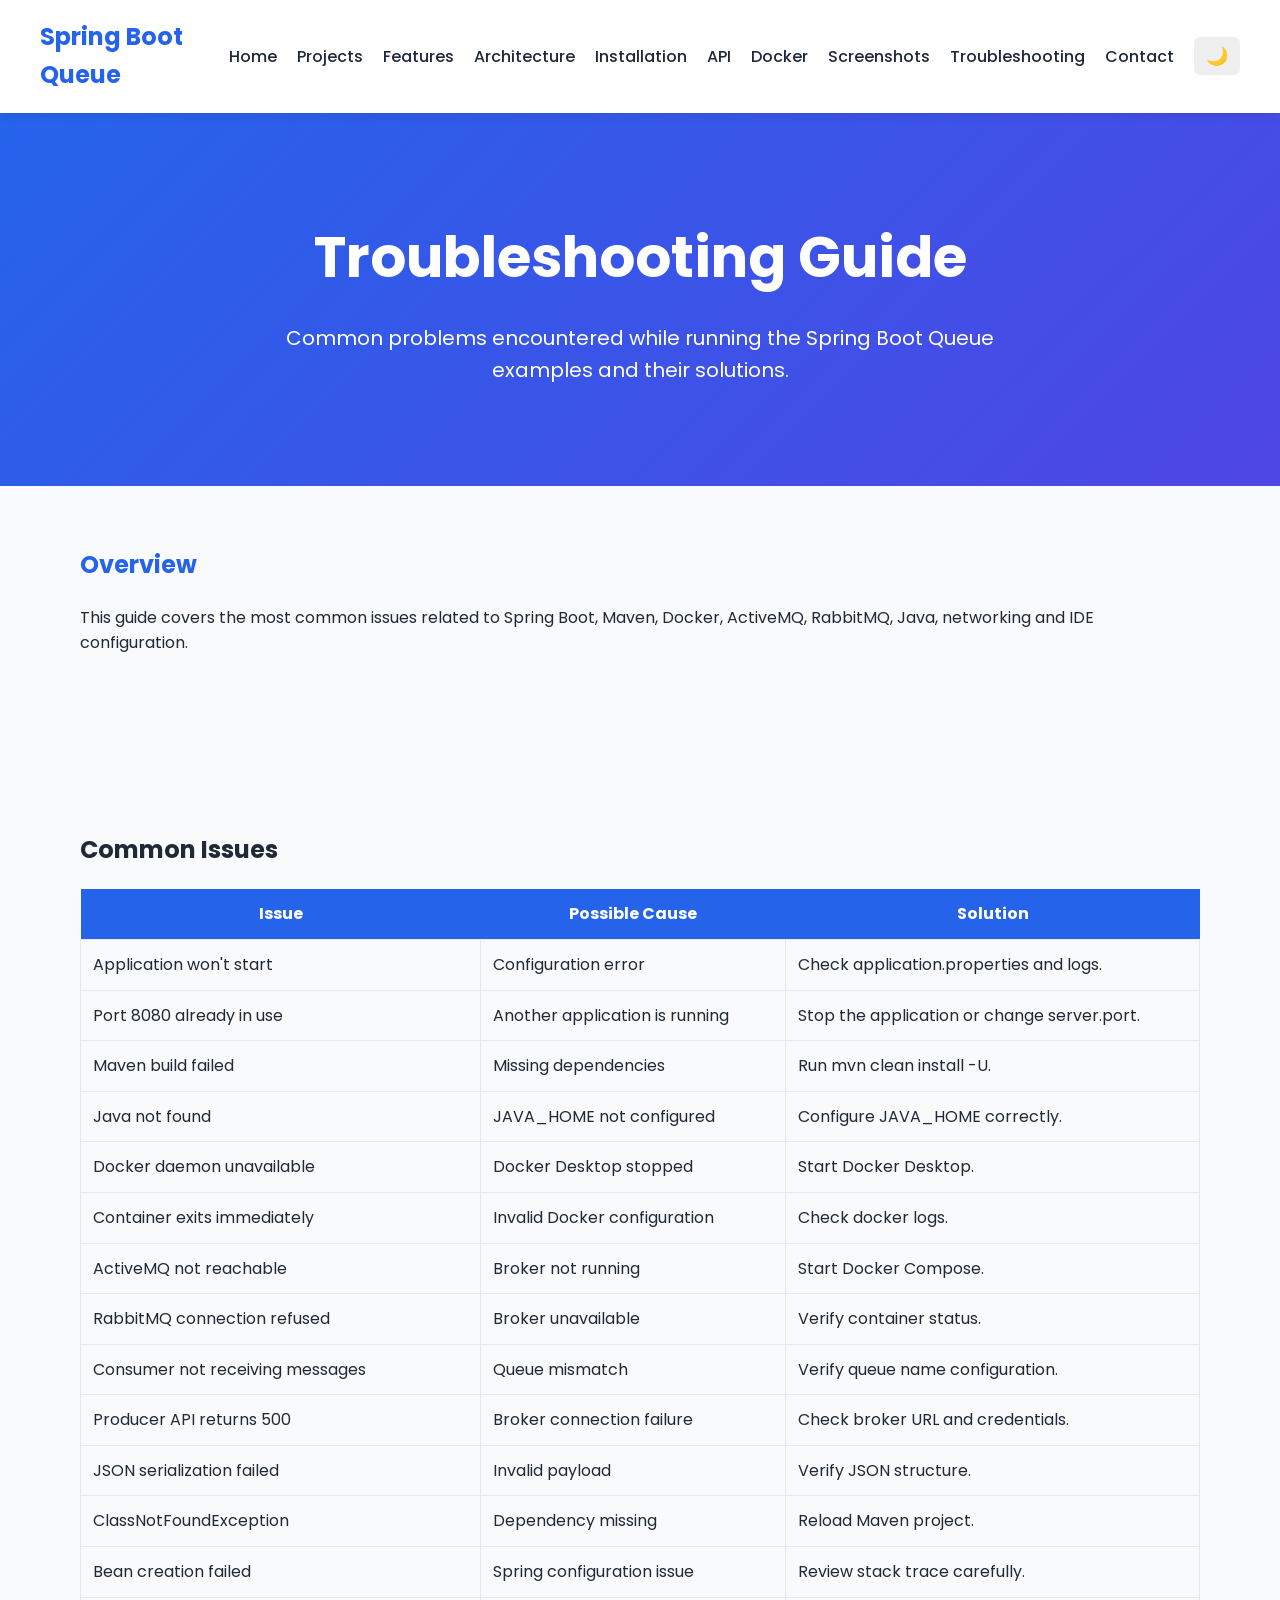
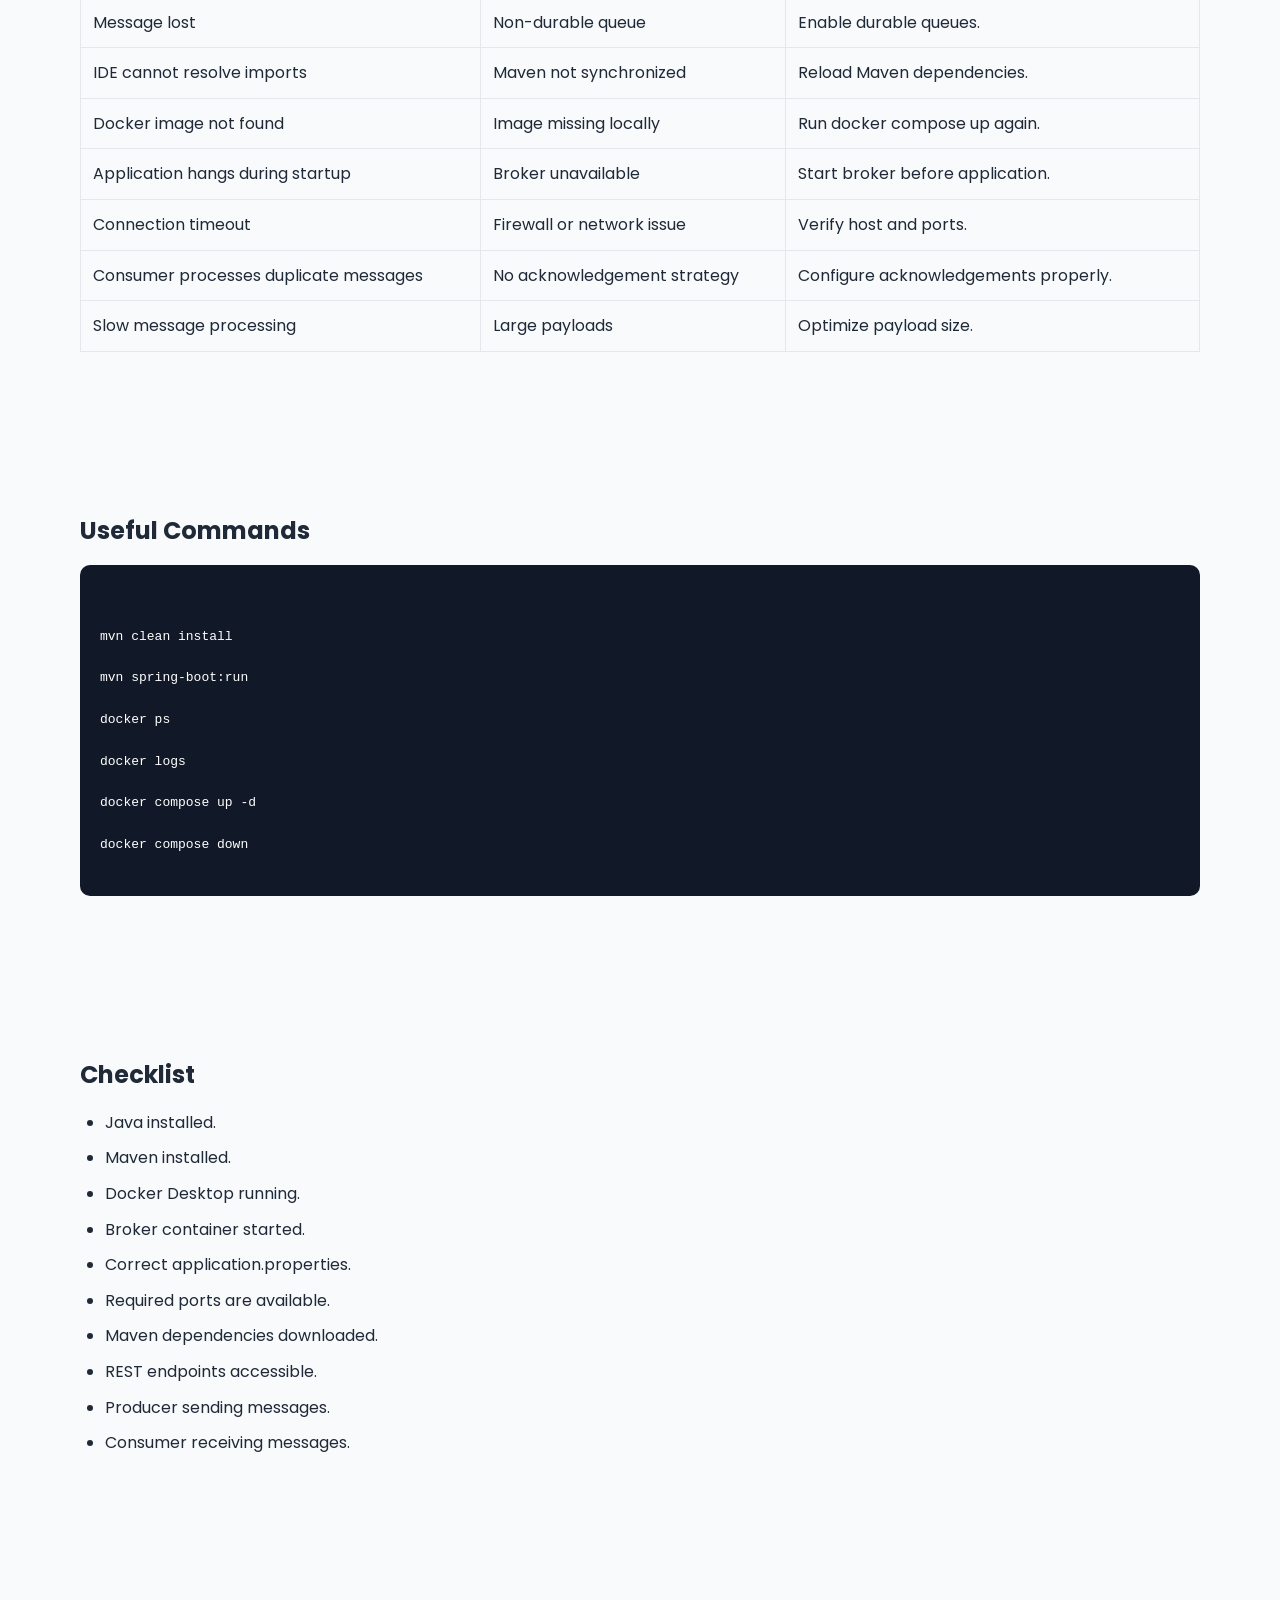
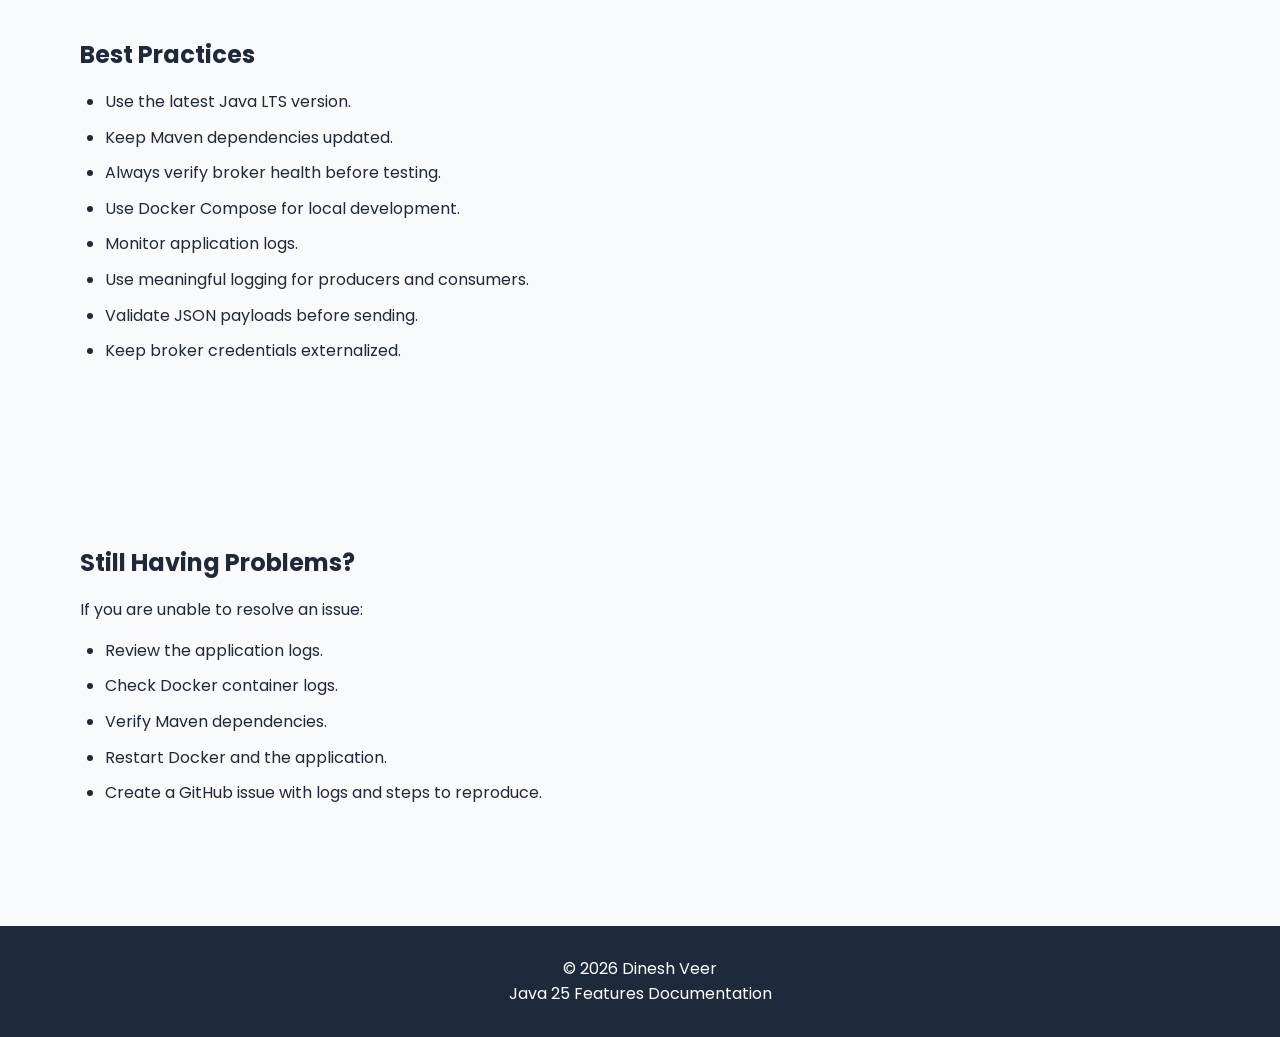
<file: docs/troubleshooting.html>
<!DOCTYPE html>
<html lang="en">

<head>

    <meta charset="UTF-8">

    <meta name="viewport"
          content="width=device-width, initial-scale=1.0">

    <title>Troubleshooting | Spring Boot Queue</title>

    <link rel="stylesheet"
          href="style.css">

    <link rel="preconnect"
          href="https://fonts.googleapis.com">

    <link rel="preconnect"
          href="https://fonts.gstatic.com"
          crossorigin>

    <link href="https://fonts.googleapis.com/css2?family=Poppins:wght@300;400;500;600;700&display=swap"
          rel="stylesheet">

</head>

<body>

<header>

    <div class="logo">

        Spring Boot Queue

    </div>

    <nav>

        <a href="index.html">Home</a>
        <a href="projects.html">Projects</a>
        <a href="features.html">Features</a>
        <a href="architecture.html">Architecture</a>
        <a href="installation.html">Installation</a>
        <a href="api.html">API</a>
        <a href="docker.html">Docker</a>
        <a href="screenshots.html">Screenshots</a>
        <a href="troubleshooting.html">Troubleshooting</a>
        <a href="contact.html">Contact</a>

    </nav>

</header>

<section class="hero">

    <div class="hero-content">

        <h1>Troubleshooting Guide</h1>

        <p>

            Common problems encountered while running the
            Spring Boot Queue examples and their solutions.

        </p>

    </div>

</section>

<section class="content">

    <h1>Overview</h1>

    <p>

        This guide covers the most common issues related to
        Spring Boot, Maven, Docker, ActiveMQ, RabbitMQ,
        Java, networking and IDE configuration.

    </p>

</section>

<section class="content">

    <h2>Common Issues</h2>

    <table>

        <thead>

        <tr>

            <th>Issue</th>

            <th>Possible Cause</th>

            <th>Solution</th>

        </tr>

        </thead>

        <tbody>

        <tr>

            <td>Application won't start</td>

            <td>Configuration error</td>

            <td>Check application.properties and logs.</td>

        </tr>

        <tr>

            <td>Port 8080 already in use</td>

            <td>Another application is running</td>

            <td>Stop the application or change server.port.</td>

        </tr>

        <tr>

            <td>Maven build failed</td>

            <td>Missing dependencies</td>

            <td>Run mvn clean install -U.</td>

        </tr>

        <tr>

            <td>Java not found</td>

            <td>JAVA_HOME not configured</td>

            <td>Configure JAVA_HOME correctly.</td>

        </tr>

        <tr>

            <td>Docker daemon unavailable</td>

            <td>Docker Desktop stopped</td>

            <td>Start Docker Desktop.</td>

        </tr>

        <tr>

            <td>Container exits immediately</td>

            <td>Invalid Docker configuration</td>

            <td>Check docker logs.</td>

        </tr>

        <tr>

            <td>ActiveMQ not reachable</td>

            <td>Broker not running</td>

            <td>Start Docker Compose.</td>

        </tr>

        <tr>

            <td>RabbitMQ connection refused</td>

            <td>Broker unavailable</td>

            <td>Verify container status.</td>

        </tr>

        <tr>

            <td>Consumer not receiving messages</td>

            <td>Queue mismatch</td>

            <td>Verify queue name configuration.</td>

        </tr>

        <tr>

            <td>Producer API returns 500</td>

            <td>Broker connection failure</td>

            <td>Check broker URL and credentials.</td>

        </tr>

        <tr>

            <td>JSON serialization failed</td>

            <td>Invalid payload</td>

            <td>Verify JSON structure.</td>

        </tr>

        <tr>

            <td>ClassNotFoundException</td>

            <td>Dependency missing</td>

            <td>Reload Maven project.</td>

        </tr>

        <tr>

            <td>Bean creation failed</td>

            <td>Spring configuration issue</td>

            <td>Review stack trace carefully.</td>

        </tr>

        <tr>

            <td>Message lost</td>

            <td>Non-durable queue</td>

            <td>Enable durable queues.</td>

        </tr>

        <tr>

            <td>IDE cannot resolve imports</td>

            <td>Maven not synchronized</td>

            <td>Reload Maven dependencies.</td>

        </tr>

        <tr>

            <td>Docker image not found</td>

            <td>Image missing locally</td>

            <td>Run docker compose up again.</td>

        </tr>

        <tr>

            <td>Application hangs during startup</td>

            <td>Broker unavailable</td>

            <td>Start broker before application.</td>

        </tr>

        <tr>

            <td>Connection timeout</td>

            <td>Firewall or network issue</td>

            <td>Verify host and ports.</td>

        </tr>

        <tr>

            <td>Consumer processes duplicate messages</td>

            <td>No acknowledgement strategy</td>

            <td>Configure acknowledgements properly.</td>

        </tr>

        <tr>

            <td>Slow message processing</td>

            <td>Large payloads</td>

            <td>Optimize payload size.</td>

        </tr>

        </tbody>

    </table>

</section>

<section class="content">

    <h2>Useful Commands</h2>

    <pre><code>

mvn clean install

mvn spring-boot:run

docker ps

docker logs <container>

docker compose up -d

docker compose down

</code></pre>

</section>

<section class="content">

    <h2>Checklist</h2>

    <ul>

        <li>Java installed.</li>

        <li>Maven installed.</li>

        <li>Docker Desktop running.</li>

        <li>Broker container started.</li>

        <li>Correct application.properties.</li>

        <li>Required ports are available.</li>

        <li>Maven dependencies downloaded.</li>

        <li>REST endpoints accessible.</li>

        <li>Producer sending messages.</li>

        <li>Consumer receiving messages.</li>

    </ul>

</section>

<section class="content">

    <h2>Best Practices</h2>

    <ul>

        <li>Use the latest Java LTS version.</li>

        <li>Keep Maven dependencies updated.</li>

        <li>Always verify broker health before testing.</li>

        <li>Use Docker Compose for local development.</li>

        <li>Monitor application logs.</li>

        <li>Use meaningful logging for producers and consumers.</li>

        <li>Validate JSON payloads before sending.</li>

        <li>Keep broker credentials externalized.</li>

    </ul>

</section>

<section class="content">

    <h2>Still Having Problems?</h2>

    <p>

        If you are unable to resolve an issue:

    </p>

    <ul>

        <li>Review the application logs.</li>

        <li>Check Docker container logs.</li>

        <li>Verify Maven dependencies.</li>

        <li>Restart Docker and the application.</li>

        <li>Create a GitHub issue with logs and steps to reproduce.</li>

    </ul>

</section>

<footer>

    <p>

        © 2026 Dinesh Veer

    </p>

    <p>

        Spring Boot Queue Documentation

    </p>

</footer>

<script src="script.js"></script>

</body>

</html>
</file>
<file: docs/style.css>
* {
    margin: 0;
    padding: 0;
    box-sizing: border-box;
}

:root {

    --primary: #2563eb;
    --secondary: #1e293b;
    --background: #f8fafc;
    --card: #ffffff;
    --text: #1f2937;
    --border: #e5e7eb;
    --shadow: rgba(0, 0, 0, 0.08);

}

body {

    font-family: 'Poppins', sans-serif;
    background: var(--background);
    color: var(--text);
    line-height: 1.6;

}

/* ==========================
   Header
========================== */

header {

    position: sticky;
    top: 0;

    background: white;

    display: flex;
    justify-content: space-between;
    align-items: center;

    padding: 18px 40px;

    box-shadow: 0 2px 10px var(--shadow);

    z-index: 1000;

}

.logo {

    font-size: 24px;
    font-weight: 700;
    color: var(--primary);

}

nav {

    display: flex;
    gap: 20px;

}

nav a {

    text-decoration: none;
    color: var(--secondary);
    font-weight: 500;

    transition: 0.3s;

}

nav a:hover {

    color: var(--primary);

}

/* ==========================
   Hero
========================== */

.hero {

    background: linear-gradient(
            135deg,
            #2563eb,
            #4f46e5
    );

    color: white;

    text-align: center;

    padding: 100px 20px;

}

.hero h1 {

    font-size: 56px;
    margin-bottom: 20px;

}

.hero p {

    max-width: 800px;
    margin: auto;
    font-size: 20px;

}

.hero-content {

    max-width: 1000px;
    margin: auto;

}

.btn {

    display: inline-block;

    margin-top: 30px;
    margin-right: 15px;

    background: white;
    color: var(--primary);

    padding: 12px 24px;

    border-radius: 8px;

    text-decoration: none;
    font-weight: 600;

    transition: 0.3s;

}

.btn:hover {

    transform: translateY(-2px);

}

.btn.secondary {

    background: transparent;
    border: 2px solid white;
    color: white;

}

/* ==========================
   Cards
========================== */

.cards {

    display: grid;

    grid-template-columns: repeat(
            auto-fit,
            minmax(280px, 1fr)
    );

    gap: 25px;

    padding: 60px 40px;

}

.card {

    background: var(--card);

    padding: 30px;

    border-radius: 12px;

    box-shadow: 0 5px 20px var(--shadow);

    transition: 0.3s;

}

.card:hover {

    transform: translateY(-5px);

}

.card h2 {

    margin-bottom: 15px;
    color: var(--primary);

}

.card p {

    margin-bottom: 15px;

}

.card a {

    color: var(--primary);
    text-decoration: none;
    font-weight: 600;

}

/* ==========================
   Architecture
========================== */

.architecture {

    padding: 60px 40px;

}

.architecture h2 {

    text-align: center;
    margin-bottom: 25px;

}

.architecture pre {

    background: #111827;
    color: #f9fafb;

    padding: 30px;

    border-radius: 12px;

    overflow-x: auto;

    font-size: 16px;

}

/* ==========================
   Tables
========================== */

table {

    width: 100%;
    border-collapse: collapse;

    margin-top: 20px;

}

table th {

    background: var(--primary);
    color: white;

    padding: 12px;

}

table td {

    padding: 12px;
    border: 1px solid var(--border);

}

/* ==========================
   Content Section
========================== */

.content {

    max-width: 1200px;
    margin: auto;

    padding: 60px 40px;

}

.content h1 {

    margin-bottom: 20px;
    color: var(--primary);

}

.content h2 {

    margin-top: 40px;
    margin-bottom: 15px;

}

.content p {

    margin-bottom: 15px;

}

.content ul {

    margin-left: 25px;
    margin-bottom: 20px;

}

.content li {

    margin-bottom: 10px;

}

/* ==========================
   Code Blocks
========================== */

code {

    background: #f1f5f9;
    padding: 2px 5px;
    border-radius: 4px;

}

pre code {

    display: block;

    background: #111827;
    color: white;

    padding: 20px;

    overflow-x: auto;

    border-radius: 10px;

}

/* ==========================
   Footer
========================== */

footer {

    background: var(--secondary);
    color: white;

    text-align: center;

    padding: 30px;

    margin-top: 40px;

}

/* ==========================
   Mobile
========================== */

@media (max-width: 768px) {

    header {

        flex-direction: column;
        gap: 15px;

    }

    nav {

        flex-wrap: wrap;
        justify-content: center;

    }

    .hero h1 {

        font-size: 38px;

    }

    .hero p {

        font-size: 18px;

    }

    .cards {

        padding: 30px 20px;

    }

}
</file>
